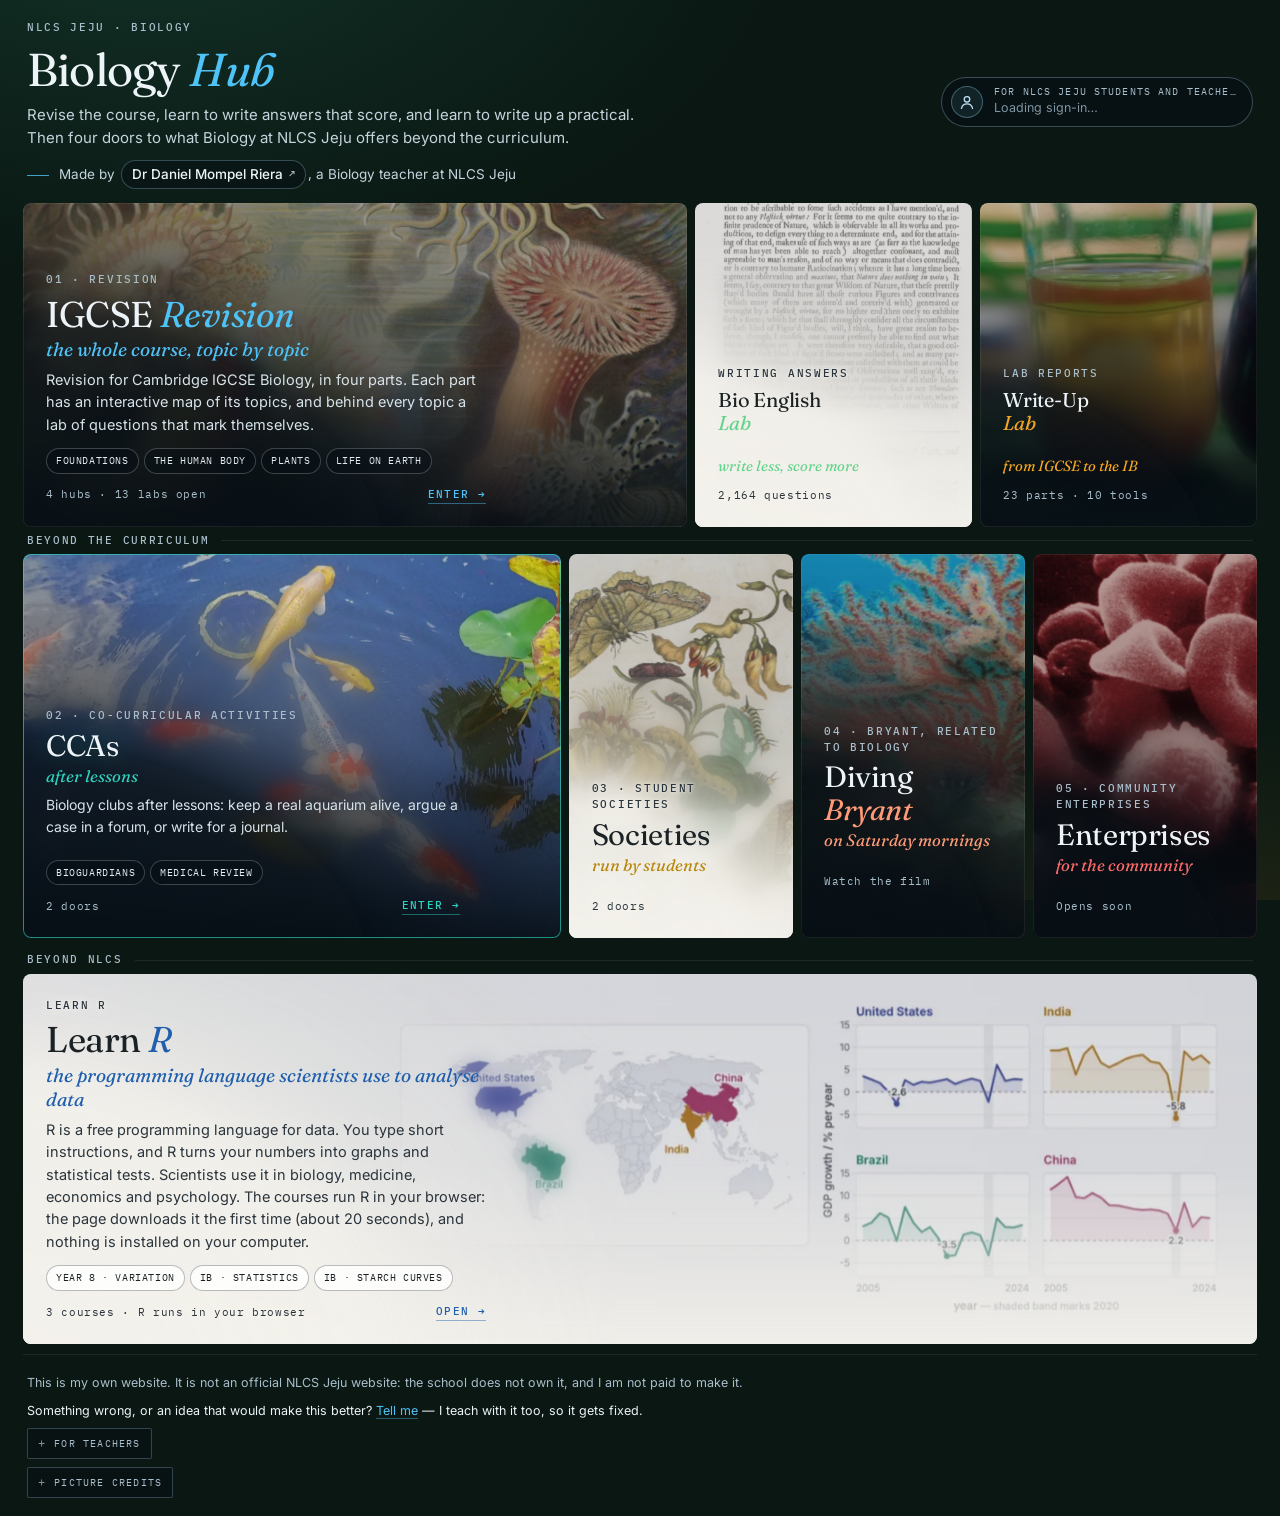
<file: index.html>
<!DOCTYPE html>
<html lang="en-GB">
<head>
<meta charset="utf-8">
<meta name="viewport" content="width=device-width,initial-scale=1,viewport-fit=cover">
<title>Biology Hub — IGCSE Biology 0610</title>
<meta name="author" content="Dr Daniel Mompel Riera">
<meta name="copyright" content="Dr Daniel Mompel Riera">
<meta name="theme-color" content="#0A141C">
<meta name="description" content="Interactive revision for Cambridge IGCSE Biology 0610 behind four doors — Foundations, the human body, Plants, Life on Earth. Free, no sign-up, with IB as a layer.">
<meta property="og:type" content="website">
<meta property="og:title" content="Biology Hub — IGCSE Biology 0610">
<meta property="og:description" content="Interactive revision for Cambridge IGCSE Biology 0610 behind four doors — Foundations, the human body, Plants, Life on Earth. Free, no sign-up, with IB as a layer.">
<meta property="og:image" content="https://nlcsbiology.com/biology-hub/preview.jpg">
<meta property="og:image:width" content="1200">
<meta property="og:image:height" content="630">
<meta property="og:image:alt" content="Biology Hub, as it opens">
<meta name="twitter:card" content="summary_large_image">
<link rel="icon" href="data:image/svg+xml,<svg xmlns='http://www.w3.org/2000/svg' viewBox='0 0 32 32'><text y='26' font-size='26'>🧬</text></svg>">
<link rel="preconnect" href="https://fonts.googleapis.com">
<link rel="preconnect" href="https://fonts.gstatic.com" crossorigin>
<link rel="stylesheet" href="https://fonts.googleapis.com/css2?family=Fraunces:ital,opsz,wght@0,9..144,300..600;1,9..144,300..600&family=IBM+Plex+Mono:wght@400;500&family=Inter:wght@400;500&display=swap">
<link rel="stylesheet" href="css/hub.css?v=1795868501">
</head>
<body>

<div class="hub">

  <header class="masthead">
    <div class="masthead__l">
      <a class="crumb" id="crumb" href="#" hidden>Front door</a>
      <span class="eyebrow" id="siteEyebrow">Cambridge IGCSE Biology 0610</span>
      <h1>Biology <em>Hub</em></h1>
      <p class="lede">Four doors, one for each part of the subject. Behind each door is a map you can point at;
         behind the map are the labs, where you practise.</p>
      <p class="maker" id="siteMaker">Made by <strong>Dr Daniel Mompel Riera</strong></p>
    </div>
    <div class="masthead__r">

      <!-- A student's own record. This one stays put on every view, the front door
           included: the year tabs and the IB switch are about the page you are on, and
           are hidden once you leave the revision hub, but this is about you. -->
      <div class="acct" id="acct" hidden>
        <!-- Signed out, Google's own button stands here, so ONE press starts signing in. The
             line above it says who it is for — or, after a try that did not work, why. -->
        <span class="acct__for" id="acctFor" hidden>Students</span>
        <!-- .acct is a column, so anything dropped in beside the cards would land above them.
             This row exists only to put the apps rectangle to the LEFT of whatever the account
             corner is showing — Google's own button when signed out, one of our cards after. -->
        <div class="acct__row">
        <!-- Staff only, and hidden until the sign-in says so. Nothing is protected by this: the
             page and both repositories are public. It is here so a student is not offered a
             seating-plan app they have no use for. -->
        <a class="tools" href="applications.html" hidden>
          <span class="tools__ico" aria-hidden="true"><svg viewBox="0 0 24 24" width="13" height="13"><rect x="3.4" y="3.4" width="7" height="7" rx="1.6" fill="currentColor"/><rect x="13.6" y="3.4" width="7" height="7" rx="1.6" fill="currentColor" opacity=".72"/><rect x="3.4" y="13.6" width="7" height="7" rx="1.6" fill="currentColor" opacity=".72"/><rect x="13.6" y="13.6" width="7" height="7" rx="1.6" fill="currentColor" opacity=".45"/></svg></span>Apps</a>
        <div class="acct__gsi" id="acctGsi" hidden></div>
        <!-- Everything else is one of our two cards. The figure says "an account" before a
             word is read: outlined while nothing is known, filled in once someone is. -->
        <button type="button" class="acct__card" id="acctBtn">
          <span class="acct__ico" aria-hidden="true"><svg viewBox="0 0 24 24" width="18" height="18"><circle cx="12" cy="8.4" r="3.7" fill="none" stroke="currentColor" stroke-width="1.7"/><path d="M4.6 20.4c.9-3.8 3.9-6 7.4-6s6.5 2.2 7.4 6" fill="none" stroke="currentColor" stroke-width="1.7" stroke-linecap="round"/></svg></span>
          <span class="acct__txt">
            <span class="acct__lbl" id="acctBtnLbl">Students</span>
            <span class="acct__act" id="acctBtnAct">Sign in</span>
          </span>
        </button>
        <a class="acct__card acct__card--go" id="acctLink" hidden target="_blank" rel="noopener">
          <span class="acct__ico" aria-hidden="true"><svg viewBox="0 0 24 24" width="18" height="18"><circle cx="12" cy="8.2" r="4.1" fill="currentColor"/><path d="M4.1 21c.8-4.3 4.1-6.8 7.9-6.8s7.1 2.5 7.9 6.8z" fill="currentColor"/></svg></span>
          <span class="acct__txt">
            <span class="acct__lbl" id="acctLinkLbl"></span>
            <span class="acct__act" id="acctLinkAct"></span>
          </span>
        </a>
        <!-- On the front page the "My assessments" door is the way in, so the corner only says
             who is signed in; the link card above is what every other page shows. -->
        <div class="acct__card acct__card--who" id="acctWho" hidden>
          <span class="acct__ico" aria-hidden="true"><svg viewBox="0 0 24 24" width="18" height="18"><circle cx="12" cy="8.2" r="4.1" fill="currentColor"/><path d="M4.1 21c.8-4.3 4.1-6.8 7.9-6.8s7.1 2.5 7.9 6.8z" fill="currentColor"/></svg></span>
          <span class="acct__txt">
            <span class="acct__lbl" id="acctWhoLbl"></span>
            <span class="acct__act" id="acctWhoAct">Signed in</span>
          </span>
        </div>
        </div><!-- /.acct__row -->
        <!-- Once somebody is signed in: sign out (the sign-in lasts, so on a shared computer it must
             be easy to end), and for a teacher the switch between teacher mode and test mode. The
             switch only changes what this page shows; what a teacher may open is decided elsewhere. -->
        <div class="acct__foot" id="acctFoot" hidden>
          <div class="acct__mode" id="acctMode" role="group" aria-label="View the hub as" hidden>
            <button type="button" data-mode="teacher" aria-pressed="true">Teacher</button>
            <button type="button" data-mode="test" aria-pressed="false">Test</button>
          </div>
          <!-- A teacher in test mode: their own reflection cards on or off (18 Oct 2026), remembered on this computer -->
          <button type="button" class="acct__out" id="acctRfl" aria-pressed="true" hidden>Reflection cards: shown</button>
          <button type="button" class="acct__out" id="acctOut">Sign out</button>
        </div>
      </div>

      <div class="masthead__hub" id="mastHub">
        <div class="years" id="years"></div>
        <button type="button" class="ibtg ks3tg" id="ks3Toggle" aria-pressed="false">Key Stage 3</button>
        <button type="button" class="ibtg" id="ibToggle" aria-pressed="false">IB extension</button>
      </div>
    </div>
    <!-- The cards (13 Oct 2026, Daniel: the sign-in corner was "dropping … down instead of keeping it up … as the Biology
         Hub letters", and two cards should stand "one next to the other … and if there's another one then to the bottom of
         the first one"): a row of their own under the heading, the width of the masthead, so the corner stays level with
         the heading; two side by side where two fit. The quiet lines (a teacher's notes, the checking line) run under them. -->
    <div class="masthead__cards" id="mastCards">
      <!-- "Sit a test": shown only to someone seated for a test that opens later or is open now —
           a teacher only in test mode. Filled in by js/hub.js from the labs script, which reads
           the test system's own schedule. Before it opens there is no link: the way in appears
           here when it does. -->
      <section class="sit" id="sit" hidden aria-labelledby="sitName">
        <div class="sit__pic" id="sitPic" aria-hidden="true"><picture><source type="image/webp" srcset="assets/doors/sit-240.webp 240w, assets/doors/sit-480.webp 480w" sizes="(max-width:560px) 84px, 112px"><img src="assets/doors/sit-480.jpg" srcset="assets/doors/sit-240.jpg 240w, assets/doors/sit-480.jpg 480w" sizes="(max-width:560px) 84px, 112px" alt="" width="480" height="480" loading="lazy" decoding="async" draggable="false"></picture></div>
        <div class="sit__txt">
          <span class="sit__eye"><span class="sit__dot" aria-hidden="true"></span><span id="sitEye">Sit a test</span></span>
          <span class="sit__name" id="sitName"></span>
          <span class="sit__when" id="sitWhen"></span>
        </div>
        <a class="sit__go" id="sitGo" hidden>Sit the test <span aria-hidden="true">&rarr;</span></a>
      </section>
      <!-- "New feedback": shown for five days after the teacher releases this person's marked test in the
           test system, and longer while its review is still to write: until the review is handed in, also after its
           due day (18 and 19 Oct 2026, the labs script's _readTestSnapshot_) — a teacher only in test mode. Filled in by js/hub.js from the same answer as the test
           banner. The link goes to the test system's own read-only feedback page. -->
      <section class="sit sit--fb" id="fbk" hidden aria-labelledby="fbkName">
        <div class="sit__txt">
          <span class="sit__eye"><span class="sit__dot" aria-hidden="true"></span><span id="fbkEye">New feedback</span></span>
          <span class="sit__name" id="fbkName"></span>
          <span class="sit__when" id="fbkWhen"></span>
        </div>
        <a class="sit__go" id="fbkGo">See your feedback <span aria-hidden="true">&rarr;</span></a>
      </section>
      <!-- "Your reflection": a reflection the teacher has switched on for the hub, for someone on its Marks tabs, until
           they hand in a complete one — Start, Continue, or a reminder to ask the teacher. Filled in by js/hub.js from
           the same answer as the test banner; a teacher sees it only in test mode. The link opens the reflection form. -->
      <section class="sit sit--rfl" id="rfl" hidden aria-labelledby="rflName">
        <div class="sit__txt">
          <span class="sit__eye"><span class="sit__dot" aria-hidden="true"></span><span id="rflEye">Your reflection</span></span>
          <span class="sit__name" id="rflName"></span>
          <span class="sit__when" id="rflWhen"></span>
        </div>
        <a class="sit__go" id="rflGo" hidden>Start your reflection <span aria-hidden="true">&rarr;</span></a>
      </section>
      <!-- "Model page" (14 Nov 2026): a private model page (today the ecology mini IA's model) open for this pupil now: before
           they start, and while their hours last; gone when their time is over or their teacher closes it. The only way pupils
           are sent there (Daniel). Filled in by js/hub.js from the same answer as the test banner (the labs script's `models`);
           a teacher sees it only in test mode. Opens in this tab. -->
      <section class="sit sit--mdl" id="mdl" hidden aria-labelledby="mdlName">
        <div class="sit__txt">
          <span class="sit__eye"><span class="sit__dot" aria-hidden="true"></span><span id="mdlEye">Open for you</span></span>
          <span class="sit__name" id="mdlName"></span>
          <span class="sit__when" id="mdlWhen"></span>
        </div>
        <a class="sit__go" id="mdlGo" hidden>Open the page <span aria-hidden="true">&rarr;</span></a>
      </section>
      <!-- "Quiz" (10 Nov 2026): a Quiz Hall quiz open now or later for this pupil, in any subject. Filled in by js/hub.js from
           Quiz Hall's own back office (js/local.js quizHall; the school edition only), asked every few seconds so it shows
           soon after the teacher presses Start now. The link appears once the quiz is open. -->
      <section class="sit sit--qz" id="qz" hidden aria-labelledby="qzName">
        <div class="sit__txt">
          <span class="sit__eye"><span class="sit__dot" aria-hidden="true"></span><span id="qzEye">Quiz</span></span>
          <span class="sit__name" id="qzName"></span>
          <span class="sit__when" id="qzWhen"></span>
        </div>
        <a class="sit__go" id="qzGo" hidden><span id="qzGoText">Open Quiz Hall</span> <span aria-hidden="true">&rarr;</span></a>
      </section>

      <!-- A teacher in test mode: why a card does not show, in ONE small box beside the cards (21 Oct 2026, Daniel: the notes
           made "a very, very thick area at the top with almost nothing on the right"). Shown only while a note is (js/hub.js);
           pupils never see it. -->
      <div class="sit-notes" id="sitNotes" hidden>
        <span class="sit-notes__head">Test mode · only you see this</span>
        <p class="sit-note" id="sitNote" hidden></p>
        <p class="sit-note sit-note--rfl" id="rflNote" hidden></p>
      </div>

      <!-- What the hub found, under the cards, for whoever they are for (Daniel, 13 Oct 2026: pupils signed in, saw
           nothing while the check still ran, and thought nothing had happened): "Checking…" while it asks; then when
           it checked, what it found when no card shows, and Check again; or, when Google's sign-in is too old to
           check with, Google's own button. Filled in by js/hub.js; a teacher sees it only in test mode. -->
      <div class="sit-check" id="sitCheck" hidden><span class="sit-check__say" id="sitCheckSay" role="status"></span><button type="button" class="sit-check__again" id="sitCheckAgain" hidden>Check again</button><span class="sit-check__gsi" id="sitCheckGsi" hidden></span></div>
    </div>
  </header>

  <main class="doors doors--entry" id="entryDoors" hidden aria-label="The front door"></main>
  <main class="doors" id="doors" aria-label="The four shelves"></main>

  <section class="beyond" id="beyond" aria-label="Clubs and societies"></section>

  <section class="prog" id="prog" hidden aria-labelledby="progH">
    <div class="band"><span class="eyebrow" id="progH">Your progress</span><span class="count" id="progCount"></span><button type="button" class="syncbtn" id="btnSync" hidden>Sync my work</button></div>
    <div class="prog__grid" id="progGrid"></div>
    <p class="prog__note" id="progNote"></p>
  </section>

  <!-- Key Stage 3 and IB pages: a panel each, in its toggle's colour, shown while that toggle is on (js/hub.js, 25 Oct 2026).
       The IGCSE hubs, labs and sims are reached through their shelves above. -->
  <section class="open" aria-label="Key Stage 3 and IB pages">
    <div class="open__lv open__lv--ks3">
      <h2 class="open__h"><span class="open__dot" aria-hidden="true"></span>Key Stage 3<span class="open__n" id="openCountKS3"></span></h2>
      <ul class="open__list" id="openListKS3"></ul>
    </div>
    <div class="open__lv open__lv--ib">
      <h2 class="open__h"><span class="open__dot" aria-hidden="true"></span>IB extension<span class="open__n" id="openCountIB"></span></h2>
      <ul class="open__list" id="openListIB"></ul>
    </div>
  </section>

  <footer class="foot">
    <!-- Who owns this website, said once (js/local.js `site.owner`). Empty, and so not drawn,
         in an edition that names no school. -->
    <p class="owner" id="siteOwner"></p>
    <p class="byline" id="siteByline">Made by <strong>Dr Daniel Mompel Riera</strong></p>
    <!-- For teachers (js/local.js `teachers`): which lab to send a class to, and how the questions
         are checked. Hidden in an edition without it; the address #teachers opens it. -->
    <details class="credits teach" id="teachers" hidden>
      <summary class="credits__btn" id="teachBtn">For teachers</summary>
      <div class="teach__panel" id="teachPanel"></div>
    </details>
    <details class="credits">
      <summary class="credits__btn">Picture credits</summary>
      <p class="colophon" id="credits"></p>
    </details>
  </footer>

  <noscript>
    <p>This page needs JavaScript to stand the doors up. The apps themselves:
       <a href="https://nlcsbiology.com/foundations-hub/">Foundations Hub</a> ·
       <a href="https://nlcsbiology.com/human-body-hub/">Human Body Hub</a> ·
       <a href="https://nlcsbiology.com/life-on-earth-hub/">Life on Earth Hub</a> ·
       <a href="https://nlcsbiology.com/plants-hub/">Plants Hub</a> ·
       <a href="https://nlcsbiology.com/classification-lab/">Classification Lab</a> ·
       <a href="https://nlcsbiology.com/cells-lab/">Cells Lab</a> ·
       <a href="https://nlcsbiology.com/membrane-lab/">Membrane Lab</a> ·
       <a href="https://nlcsbiology.com/molecules-lab/">Molecules Lab</a> ·
       <a href="https://nlcsbiology.com/enzymes-lab/">Enzymes Lab</a> ·
       <a href="https://nlcsbiology.com/digestion-lab/">Digestion Lab</a> ·
       <a href="https://nlcsbiology.com/circulation-lab/">Circulation Lab</a> ·
       <a href="https://nlcsbiology.com/immunity-lab/">Immunity Lab</a> ·
       <a href="https://nlcsbiology.com/gas-exchange-lab/">Gas Exchange Lab</a> ·
       <a href="https://nlcsbiology.com/respiration-lab/">Respiration Lab</a> ·
       <a href="https://nlcsbiology.com/inheritance-lab/">Inheritance Lab</a> ·
       <a href="https://nlcsbiology.com/variation-lab/">Variation Lab</a> ·
       <a href="https://nlcsbiology.com/plants-lab/">Plants Lab</a> ·
       <a href="https://nlcsbiology.com/protein-enzyme-sim/">Protein &amp; Enzyme Sim</a> ·
       <a href="https://nlcsbiology.com/B11-starch-calibration-curve-pract/">IB Biology practical: starch calibration curve (B1.1)</a> ·
       <a href="https://nlcsbiology.com/B41-rocky-shore-fieldwork-pract/">IB Biology practical: rocky shore fieldwork (B4.1)</a> ·
       <a href="https://nlcsbiology.com/A22-microscopy-skills-pract/">IB Biology practical: microscopy skills (A2.2.2)</a> ·
       <a href="https://nlcsbiology.com/ks3-separating-mixtures-pract/">Y7 Chemistry practical: separating mixtures</a> ·
       <a href="https://nlcsbiology.com/ks3-y7-chemistry-revision/">Y7 Chemistry revision: states of matter, atoms and mixtures</a> ·
       <a href="https://nlcsbiology.com/ks3-y7-cell-organelles/">Y7 Biology practical: cell structures and organelles</a></p>
  </noscript>
</div>

<div class="toast" id="toast" role="status" aria-live="polite"></div>

<!-- Google's sign-in: the account corner, Sync my work, your own door, the test, feedback and
     reflection cards, and teacher mode all wait for it.
     `async defer` means the page never waits for it, and a school network that blocks it
     leaves the rest of the hub exactly as it is — js/hub.js checks before it asks. -->
<script src="https://accounts.google.com/gsi/client?hl=en-GB" async defer></script>

<script src="js/data/labs.js?v=1795868501"></script>
<script src="js/data/syllabus-years.js?v=1795868501"></script>
<script src="js/progress.js?v=1795868501"></script>
<script src="js/signin.js?v=1795868501"></script>
<script src="js/shelves.js?v=1795868501"></script>
<script src="js/local.js?v=1795868501"></script>
<script src="js/hub.js?v=1795868501"></script>
</body>
</html>
</file>
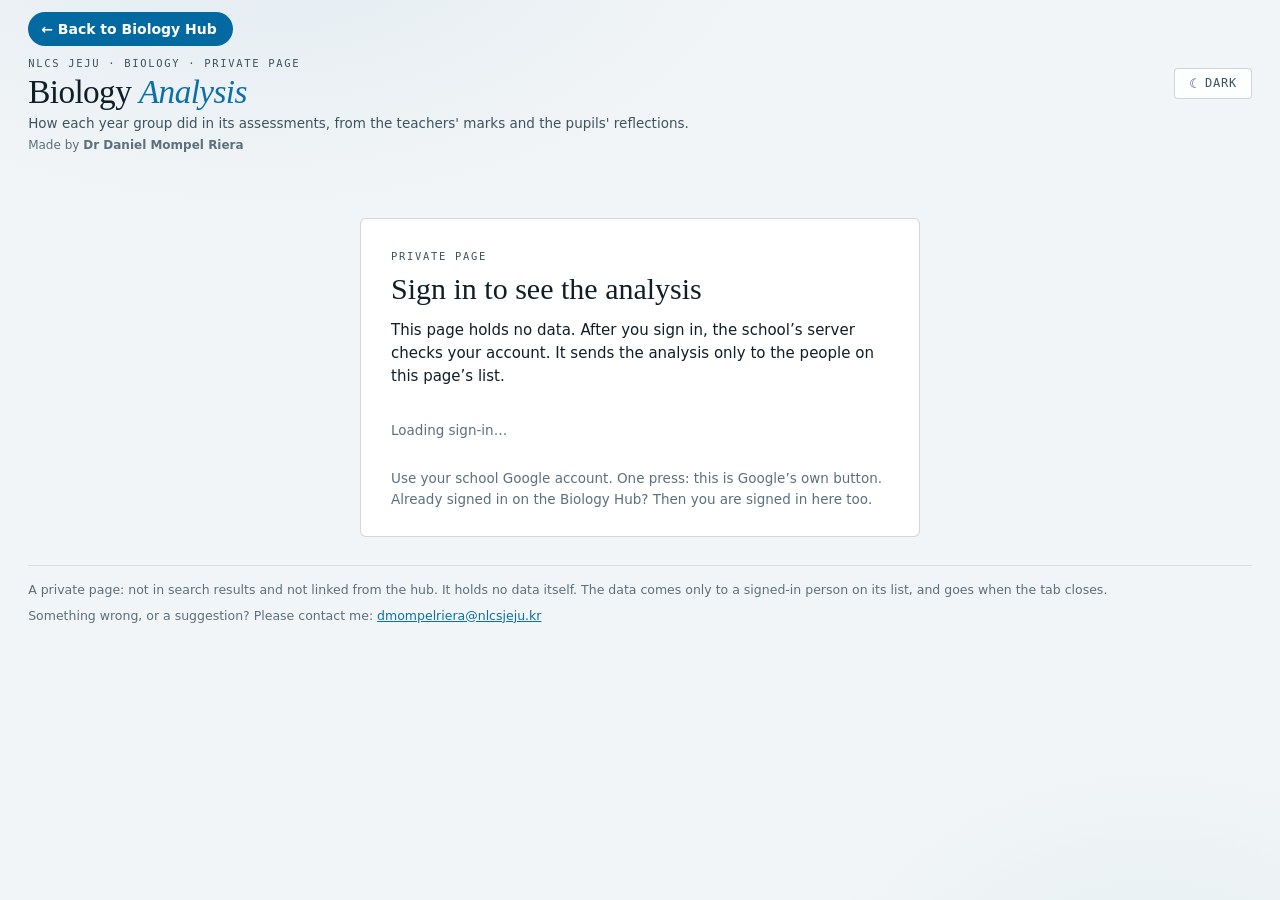
<file: analysis.html>
<!DOCTYPE html>
<html lang="en-GB">
<head>
<meta charset="utf-8">
<meta name="viewport" content="width=device-width,initial-scale=1,viewport-fit=cover">
<!-- The private analysis page (docs/analysis-site/PLAN.md). It holds NO data: after a sign-in it asks the Student
     Progress Tracker's own script, which checks the account against its list before it reads anything.
     Never linked from another page, never in sitemap.xml or robots.txt, and kept out of search by the line below
     (tools/status.mjs §3g fails if any of that changes). Scripts come only from this site and Google's sign-in. -->
<meta name="robots" content="noindex,nofollow">
<meta http-equiv="Content-Security-Policy" content="default-src 'self'; script-src 'self' https://accounts.google.com/gsi/client; style-src 'self' 'unsafe-inline' https://fonts.googleapis.com https://accounts.google.com/gsi/style; font-src https://fonts.gstatic.com; img-src 'self' data: https://*.googleusercontent.com https://accounts.google.com; connect-src https://script.google.com https://script.googleusercontent.com https://accounts.google.com/gsi/; frame-src https://accounts.google.com; object-src 'none'; base-uri 'none'; form-action 'none'">
<meta name="referrer" content="no-referrer">
<meta name="theme-color" content="#0A141C">
<title>Biology Analysis</title>
<link rel="icon" href="data:image/svg+xml,<svg xmlns='http://www.w3.org/2000/svg' viewBox='0 0 32 32'><text y='26' font-size='26'>📊</text></svg>">
<link rel="preconnect" href="https://fonts.googleapis.com">
<link rel="preconnect" href="https://fonts.gstatic.com" crossorigin>
<link rel="stylesheet" href="https://fonts.googleapis.com/css2?family=Fraunces:ital,opsz,wght@0,9..144,300..600;1,9..144,300..600&family=IBM+Plex+Mono:wght@400;500&family=Inter:wght@400;500;600&display=swap">
<link rel="stylesheet" href="css/analysis.css?v=1795868501">
<!-- the bright or the dark version, set before the page draws (the computer's own setting until ☀/☾ is pressed) -->
<script src="js/theme.js?v=1795868501"></script>
</head>
<body>

<div class="page">
  <header class="mast">
    <div>
      <!-- ← Teacher page (18 Nov 2026, Daniel: no way back to the teacher page): shown only when the teacher page's 📊 Analysis
           link brought its own address after #teacher= (an Apps Script /exec address, checked by analysis.js); never written here -->
      <p class="backs"><a class="back" id="backTP" href="#" hidden>← Back to the teacher page</a><a class="back" href="https://nlcsbiology.com/biology-hub/">← Back to Biology Hub</a></p>
      <p class="eyebrow">NLCS Jeju · Biology · private page</p>
      <h1>Biology <em>Analysis</em></h1>
      <p class="lede">How each year group did in its assessments, from the teachers' marks and the pupils' reflections.</p>
      <p class="who-note">Made by <strong>Dr Daniel Mompel Riera</strong></p>
    </div>
    <div class="acct"><span class="acct__in" id="acct"></span><button class="btn theme-btn" type="button" data-theme-toggle>Bright</button></div>
  </header>
  <main id="main">
    <noscript><section class="gate"><h2>This page needs JavaScript</h2><p>Turn JavaScript on, then reload the page.</p></section></noscript>
  </main>
  <footer>
    <span>A private page: not in search results and not linked from the hub. It holds no data itself. The data comes only to a signed-in person on its list, and goes when the tab closes. <span id="viewers"></span></span>
    <span>Something wrong, or a suggestion? Please contact me: <a href="mailto:dmompelriera@nlcsjeju.kr">dmompelriera@nlcsjeju.kr</a></span>
  </footer>
</div>
<div class="tip" id="tip" hidden></div>

<!-- Google's sign-in, in English on every computer (hl=en-GB) -->
<script src="https://accounts.google.com/gsi/client?hl=en-GB" async defer></script>
<script src="js/local.js?v=1795868501"></script>
<script src="js/signin.js?v=1795868501"></script>
<script src="js/balance.js?v=1795868501"></script>
<script src="js/syllabus-outline.js?v=1795868501"></script>
<script src="js/analysis.js?v=1795868501"></script>
</body>
</html>
</file>
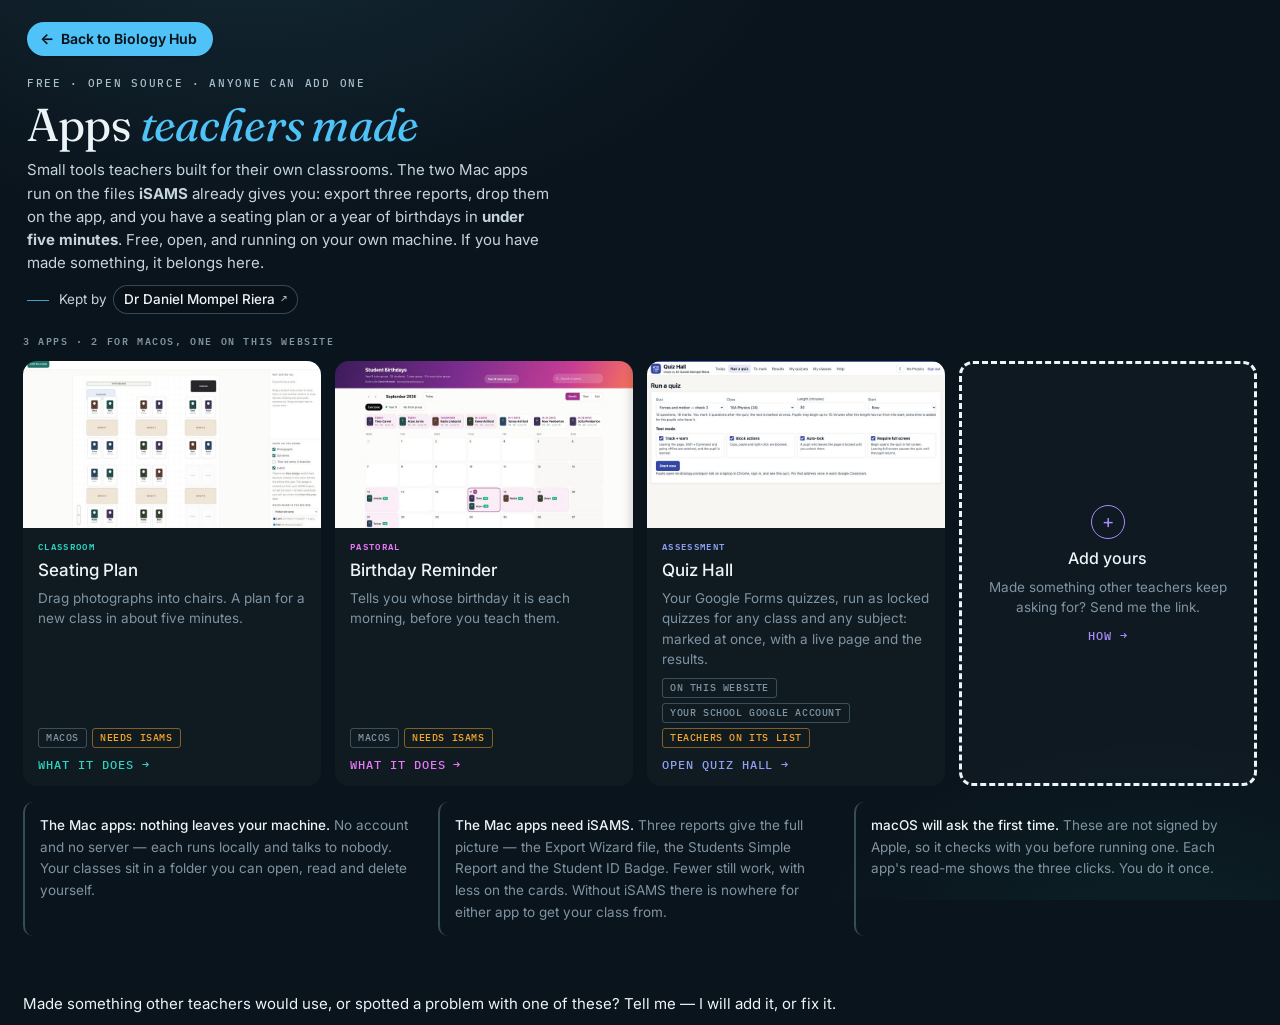
<file: applications.html>
<!DOCTYPE html>
<html lang="en-GB">
<head>
<meta charset="utf-8">
<meta name="viewport" content="width=device-width,initial-scale=1,viewport-fit=cover">
<title>Apps teachers made — Biology Hub</title>
<meta name="author" content="Dr Daniel Mompel Riera">
<meta name="copyright" content="Dr Daniel Mompel Riera">
<meta name="theme-color" content="#0A141C">
<meta name="description" content="A shelf for small, free, open-source apps that teachers have built for their own classrooms — and somewhere to put yours.">
<link rel="icon" href="data:image/svg+xml,<svg xmlns='http://www.w3.org/2000/svg' viewBox='0 0 32 32'><text y='26' font-size='26'>🧬</text></svg>">
<link rel="preconnect" href="https://fonts.googleapis.com">
<link rel="preconnect" href="https://fonts.gstatic.com" crossorigin>
<link rel="stylesheet" href="https://fonts.googleapis.com/css2?family=Fraunces:ital,opsz,wght@0,9..144,300..600;1,9..144,300..600&family=IBM+Plex+Mono:wght@400;500&family=Inter:wght@400;500&display=swap">
<link rel="stylesheet" href="css/hub.css?v=1795868501">
<style>
/* A directory, not a brochure: the grid has to stay readable at two apps and at twenty, so a card
   carries only a picture, a name, one line and what it needs. Everything else waits in a sheet
   that opens when the card is clicked — the shape the app stores and plugin directories settled on
   because scrolling past twenty full write-ups to find one is what nobody wants to do. */
/* width:100% matters: .hub is a column flex, and `margin:0 auto` on a flex item overrides the
   default stretch, so the shelf sized itself to its cards and sat centred with the masthead
   hanging off to the left. */
.shelf{width:100%;margin:0;padding:0 0 46px}
.shelf__bar{display:flex;flex-wrap:wrap;align-items:baseline;gap:8px 14px;margin:6px 0 14px}
.shelf__n{font:600 10px/1.3 var(--mono,"IBM Plex Mono",monospace);letter-spacing:.16em;text-transform:uppercase;color:var(--chalk-mute)}
.grid{display:grid;gap:14px;grid-template-columns:repeat(auto-fill,minmax(270px,1fr));margin:0;padding:0;list-style:none}

.card{display:flex;flex-direction:column;height:100%;border:1px solid var(--line);border-radius:14px;
  background:rgba(255,255,255,.022);overflow:hidden;text-decoration:none;color:inherit;
  transition:border-color .16s,transform .16s,background .16s}
.card:hover,.card:focus-visible{border-color:var(--ac,#4FC3F7);background:rgba(255,255,255,.045);transform:translateY(-2px)}
.card:focus-visible{outline:2px solid var(--ac,#4FC3F7);outline-offset:3px}
/* height:auto matters: the img carries a height attribute, and as a flex item in a column that
   definite height wins over aspect-ratio — the card came out 450px tall instead of 181px. */
.card__thumb{display:block;flex:none;width:100%;height:auto;aspect-ratio:16/9;object-fit:cover;
  background:#0d1a22;border-bottom:1px solid var(--line)}
.card__b{padding:13px 15px 15px;display:flex;flex-direction:column;gap:7px;flex:1 1 auto}
.card__kind{font:600 9px/1.3 var(--mono,"IBM Plex Mono",monospace);letter-spacing:.15em;text-transform:uppercase;color:var(--ac,#4FC3F7)}
.card__n{font:500 17px/1.25 var(--sans,Inter,system-ui,sans-serif);color:var(--chalk,#EDF4F8);margin:0}
.card__s{font-size:13.5px;line-height:1.5;color:var(--chalk-mute);margin:0;flex:1 1 auto}
.needs{display:flex;flex-wrap:wrap;gap:5px;margin-top:2px}
.need{font:500 10px/1 var(--mono,"IBM Plex Mono",monospace);letter-spacing:.06em;text-transform:uppercase;
  padding:4px 7px;border-radius:3px;border:1px solid var(--line2,rgba(150,190,215,.32));color:var(--chalk-mute)}
.need--warn{border-color:rgba(245,166,35,.5);color:#F5A623}
.card__more{font:500 12px/1 var(--mono,"IBM Plex Mono",monospace);letter-spacing:.08em;text-transform:uppercase;color:var(--ac,#4FC3F7);margin-top:4px}

/* the "add yours" tile: a directory that cannot be added to is just a list */
.card--add{border-style:dashed;justify-content:center;align-items:center;text-align:center;padding:30px 20px;min-height:230px;gap:9px;--ac:#A78BFA}
.card--add .card__n{font-size:16px}
.card--add .card__s{flex:none;max-width:30ch}
.card__plus{width:34px;height:34px;border-radius:50%;border:1px solid var(--ac);color:var(--ac);display:grid;place-items:center;font-size:19px;line-height:1}

/* the sheet */
.sheet{width:min(760px,calc(100vw - 28px));max-height:min(86vh,900px);padding:0;border:1px solid var(--line2,rgba(150,190,215,.32));
  border-radius:16px;background:var(--ink,#0A141C);color:var(--chalk,#EDF4F8);overflow:hidden}
.sheet::backdrop{background:rgba(4,9,13,.72);backdrop-filter:blur(3px)}
.sheet__in{max-height:inherit;overflow:auto;-webkit-overflow-scrolling:touch}
.sheet__x{position:absolute;top:10px;right:12px;z-index:2;width:32px;height:32px;border-radius:9px;
  border:1px solid var(--line2,rgba(150,190,215,.32));background:rgba(7,15,21,.8);color:var(--chalk-mute);font-size:15px;cursor:pointer}
.sheet__x:hover{color:var(--chalk,#EDF4F8)}
.sheet__shot{display:block;width:100%;height:auto;border-bottom:1px solid var(--line)}
.sheet__b{padding:clamp(16px,2.6vw,24px)}
.sheet__kind{font:600 9.5px/1.3 var(--mono,"IBM Plex Mono",monospace);letter-spacing:.16em;text-transform:uppercase;color:var(--ac,#4FC3F7);margin:0 0 6px}
.sheet__n{font:400 clamp(24px,3.2vw,31px)/1.12 var(--serif,Fraunces,Georgia,serif);margin:0 0 9px}
.sheet__n em{font-style:italic;color:var(--ac,#4FC3F7)}
.sheet__w{max-width:62ch;color:var(--chalk-mute);line-height:1.6;margin:0 0 13px;font-size:15px}
.sheet__pts{list-style:none;margin:0 0 15px;padding:0;display:grid;gap:7px;grid-template-columns:repeat(auto-fit,minmax(240px,1fr))}
.sheet__pts li{position:relative;padding-left:17px;color:var(--chalk-mute);font-size:14px;line-height:1.5}
.sheet__pts li::before{content:"";position:absolute;left:0;top:.55em;width:6px;height:6px;border-radius:50%;background:var(--ac,#4FC3F7)}
.warn{margin:0 0 15px;padding:12px 14px;border:1px solid rgba(245,166,35,.42);border-left:3px solid #F5A623;
  border-radius:10px;background:rgba(245,166,35,.06);color:var(--chalk-mute);font-size:13.5px;line-height:1.55}
.warn b{color:#F5A623}
.go{display:flex;flex-wrap:wrap;gap:9px;align-items:center}
.btn{display:inline-flex;align-items:center;gap:7px;padding:9px 15px;border-radius:999px;
  border:1px solid var(--line2,rgba(150,190,215,.32));background:transparent;color:var(--chalk,#EDF4F8);
  font:500 13.5px/1 var(--sans,Inter,system-ui,sans-serif);text-decoration:none;cursor:pointer}
.btn:hover{border-color:var(--ac,#4FC3F7);color:var(--ac,#4FC3F7)}
.btn--main{border-color:var(--ac,#4FC3F7);color:var(--ac,#4FC3F7)}
.notes{display:grid;gap:12px;grid-template-columns:repeat(auto-fit,minmax(300px,1fr));
  margin:16px 0 0;padding:0;list-style:none}
.notes li{border:1px solid var(--line);border-left:2px solid var(--line2,rgba(150,190,215,.32));
  border-radius:10px;padding:13px 15px;color:var(--chalk-mute);font-size:13.5px;line-height:1.6}
.notes b{color:var(--chalk,#EDF4F8);font-weight:500}
[hidden]{display:none!important}
@media (max-width:600px){ .sheet__pts{grid-template-columns:1fr} }
@media (prefers-reduced-motion:reduce){ .card{transition:none} .card:hover{transform:none} }
</style>
</head>
<body>

<div class="hub">

  <header class="masthead">
    <div class="masthead__l">
      <a class="crumb" href="index.html">Back to Biology Hub</a>
      <span class="eyebrow">Free · open source · anyone can add one</span>
      <h1>Apps <em>teachers made</em></h1>
      <p class="lede">Small tools teachers built for their own classrooms. The two Mac apps run on
         the files <strong>iSAMS</strong> already gives you: export three reports, drop them on the app,
         and you have a seating plan or a year of birthdays in <strong>under five minutes</strong>. Free, open, and
         running on your own machine. If you have made something, it belongs here.</p>
      <p class="maker">Kept by <a class="maker__me" href="https://github.com/Mompel226" target="_blank" rel="noopener"><strong>Dr Daniel Mompel Riera</strong></a></p>
    </div>
  </header>

  <main class="shelf">
    <div class="shelf__bar"><span class="shelf__n" id="count">2 apps · both for macOS</span></div>

    <ul class="grid">

      <li><a class="card" style="--ac:#2DD4BF" href="https://github.com/Mompel226/seating-plan"
             data-app="seating-plan" aria-describedby="s-seating-plan-sum">
        <img class="card__thumb" src="assets/apps/seating-plan-card.jpg?v=1795868501" width="800" height="450" loading="lazy"
             alt="A seating plan: benches of four in a room, each chair holding a card with a photograph and a name.">
        <span class="card__b">
          <span class="card__kind">Classroom</span>
          <h2 class="card__n">Seating Plan</h2>
          <span class="card__s" id="s-seating-plan-sum">Drag photographs into chairs. A plan for a new class in about five minutes.</span>
          <span class="needs"><span class="need">macOS</span><span class="need need--warn">Needs iSAMS</span></span>
          <span class="card__more">What it does →</span>
        </span>
      </a></li>

      <li><a class="card" style="--ac:#E879F9" href="https://github.com/Mompel226/birthday-reminder"
             data-app="birthday-reminder" aria-describedby="s-birthday-sum">
        <img class="card__thumb" src="assets/apps/birthday-calendar-card.jpg?v=1795868501" width="800" height="450" loading="lazy"
             alt="A birthday calendar for September, with cards for today and the days after along the top.">
        <span class="card__b">
          <span class="card__kind">Pastoral</span>
          <h2 class="card__n">Birthday Reminder</h2>
          <span class="card__s" id="s-birthday-sum">Tells you whose birthday it is each morning, before you teach them.</span>
          <span class="needs"><span class="need">macOS</span><span class="need need--warn">Needs iSAMS</span></span>
          <span class="card__more">What it does →</span>
        </span>
      </a></li>

      <li><a class="card card--add" href="mailto:dmompelriera@nlcsjeju.kr?subject=An%20app%20for%20the%20shelf"
             data-app="add">
        <span class="card__plus" aria-hidden="true">+</span>
        <h2 class="card__n">Add yours</h2>
        <span class="card__s">Made something other teachers keep asking for? Send me the link.</span>
        <span class="card__more">How →</span>
      </a></li>

    </ul>

    <ul class="notes">
      <li><b>The Mac apps: nothing leaves your machine.</b> No account and no server — each runs locally and talks
        to nobody. Your classes sit in a folder you can open, read and delete yourself.</li>
      <li><b>The Mac apps need iSAMS.</b> Three reports give the full picture — the Export Wizard file, the
        Students Simple Report and the Student ID Badge. Fewer still work, with less on the cards.
        Without iSAMS there is nowhere for either app to get your class from.</li>
      <li><b>macOS will ask the first time.</b> These are not signed by Apple, so it checks with you
        before running one. Each app's read-me shows the three clicks. You do it once.</li>
    </ul>
  </main>

  <footer class="made">
    <p>Made something other teachers would use, or spotted a problem with one of these?
       <a href="mailto:dmompelriera@nlcsjeju.kr">Tell me</a> — I will add it, or fix it.</p>
  </footer>

</div>

<!-- The detail of every app, in the page itself rather than in a script: it is readable with
     JavaScript off, and a card without JavaScript is simply a link straight to the repository. -->
<div id="details" hidden>

  <div data-detail="seating-plan" data-ac="#2DD4BF" data-kind="Classroom"
       data-shot="assets/apps/seating-plan.jpg?v=1795868501"
       data-alt="A seating plan: six benches of four in a room with a whiteboard, screen and teacher's desk at the front. Each chair holds a card with a photograph, a first name and a surname."
       data-repo="https://github.com/Mompel226/seating-plan">
    <h3 data-name>Draw the room once, then <em>drag faces into chairs</em></h3>
    <div data-what><p>Export your class from iSAMS, drop the reports on the app, and it has every name and
      photograph. Lay the room out to match your own — benches, tables, the board, the door — and drag
      students into chairs. The first plan for a new class takes about five minutes.</p></div>
    <ul data-points>
      <li>Every chair shows the student's photograph, so you learn names in the first week</li>
      <li>Calls each student what they actually go by, not only what the register says</li>
      <li>Shuffle the class, sort them A–Z, or move two people apart in one drag</li>
      <li>Mark who needs support, who needs the front, who should not sit together — in colours
          only you can read, not in words a student can read over your shoulder</li>
      <li>Save more than one plan for the same class and switch between them, so the layout you
          use for a practical is not the one you use for a test</li>
      <li>Print it for your folder, or put it on the board the right way round for the class to
          find their own seats</li>
    </ul>
  </div>

  <div data-detail="birthday-reminder" data-ac="#E879F9" data-kind="Pastoral"
       data-shot="assets/apps/birthday-calendar.jpg?v=1795868501"
       data-alt="A birthday calendar for September, with cards along the top for today, tomorrow and the days after, and small student cards on the dates in the month grid."
       data-repo="https://github.com/Mompel226/birthday-reminder">
    <h3 data-name>A window that <em>finds you</em>, in the morning</h3>
    <div data-what><p>Wishing a fourteen-year-old a happy birthday costs nothing and lands more than most of
      what we do that week. It fails because nobody tells you in time. This checks when you log in and
      within five minutes of you opening the lid, then leaves you alone for the rest of the day.</p></div>
    <ul data-points>
      <li>Weekend birthdays are shown on the Friday, so you can say it in person</li>
      <li>If your Mac was shut for a few days, it tells you who you missed</li>
      <li><strong>It notices a projector</strong> and hides the name and photograph until you click,
          so a birthday is never put on the board in front of the class</li>
      <li>A calendar of the whole year, and one place to set what you actually call each student</li>
    </ul>
  </div>

  <div data-detail="add" data-ac="#A78BFA" data-kind="Contribute"
       data-repo="mailto:dmompelriera@nlcsjeju.kr?subject=An%20app%20for%20the%20shelf" data-repo-label="Send me the link">
    <h3 data-name>Put your app <em>on the shelf</em></h3>
    <div data-what><p>This shelf is not only mine. If you have written something that makes teaching easier,
      put it in a public GitHub repository and send me the link — I will add it here.</p>
      <p>One thing I will ask: if your screenshot shows a class, use invented names and no real
      photographs.</p></div>
    <ul data-points hidden></ul>
  </div>

</div>

<dialog class="sheet" id="sheet" aria-labelledby="sheetName">
  <button type="button" class="sheet__x" id="sheetX" aria-label="Close">✕</button>
  <div class="sheet__in">
    <img class="sheet__shot" id="sheetShot" alt="" hidden>
    <div class="sheet__b">
      <p class="sheet__kind" id="sheetKind"></p>
      <h2 class="sheet__n" id="sheetName"></h2>
      <div class="sheet__w" id="sheetWhat"></div>
      <ul class="sheet__pts" id="sheetPts"></ul>
      <div class="warn" id="sheetWarn" hidden></div>
      <div class="go" id="sheetGo"></div>
    </div>
  </div>
</dialog>

<script src="js/local.js?v=1795868501"></script>
<script>
(function(){
  "use strict";

  /* The school's own apps (js/local.js `apps`; Quiz Hall at NLCS, 10 Nov 2026): a card each before "Add yours",
     opening the app itself in the same tab. The open edition's local.js has none, so its shelf stays as it was. Built
     from words, never from HTML, so local.js cannot put markup on the page by mistake. */
  (function(){
    var mine = ((window.HUB_LOCAL || {}).apps || []).filter(function(x){ return x && x.url && x.name; });
    var grid = document.querySelector('.grid');
    if (!mine.length || !grid) return;
    var addLi = grid.querySelector('.card--add'); addLi = addLi && addLi.parentNode;
    function make(tag, cls, text){ var n = document.createElement(tag); if (cls) n.className = cls; if (text) n.textContent = text; return n; }
    mine.forEach(function(x){
      var a = make('a', 'card'); a.href = x.url; a.style.setProperty('--ac', x.accent || '#4FC3F7');
      if (x.pic){ var img = make('img', 'card__thumb'); img.src = x.pic; img.width = 800; img.height = 450; img.loading = 'lazy'; img.alt = x.alt || ''; a.appendChild(img); }
      var b = make('span', 'card__b');
      b.appendChild(make('span', 'card__kind', x.kind || ''));
      b.appendChild(make('h2', 'card__n', x.name));
      b.appendChild(make('span', 'card__s', x.sum || ''));
      var needs = make('span', 'needs');
      (x.needs || []).forEach(function(t){ needs.appendChild(make('span', 'need', t)); });
      if (x.warn) needs.appendChild(make('span', 'need need--warn', x.warn));
      b.appendChild(needs);
      b.appendChild(make('span', 'card__more', x.more || 'Open \u2192'));
      a.appendChild(b);
      var li = make('li'); li.appendChild(a);
      grid.insertBefore(li, addLi || null);
    });
    var count = document.getElementById('count');
    var mac = document.querySelectorAll('.card[data-app]:not([data-app="add"])').length;
    if (count) count.textContent = (mac + mine.length) + ' apps \u00b7 ' + mac + ' for macOS, ' + (mine.length === 1 ? 'one' : mine.length) + ' on this website';
  })();

  var dlg = document.getElementById('sheet');
  if (!dlg || typeof dlg.showModal !== 'function') return;   /* no dialog: cards stay plain links */

  var pool = document.getElementById('details');
  var ISAMS = 'This reads reports exported from <b>iSAMS</b> — three of them for the full picture, ' +
              'though fewer work with less on the cards. If your school does not use iSAMS it will ' +
              'not work at all: the photographs come from the iSAMS Student ID Badge report and ' +
              'nothing else produces that file. The read-me lists which reports, and why each one.';
  var last = null;

  function detail(id){ return pool.querySelector('[data-detail="' + id + '"]'); }

  function open(id, push){
    var d = detail(id); if (!d) return false;
    var ac = d.getAttribute('data-ac') || '#4FC3F7';
    dlg.style.setProperty('--ac', ac);

    var shot = document.getElementById('sheetShot'), src = d.getAttribute('data-shot');
    if (src){ shot.src = src; shot.alt = d.getAttribute('data-alt') || ''; shot.hidden = false; }
    else { shot.hidden = true; shot.removeAttribute('src'); }

    document.getElementById('sheetKind').textContent = d.getAttribute('data-kind') || '';
    document.getElementById('sheetName').innerHTML = d.querySelector('[data-name]').innerHTML;
    document.getElementById('sheetWhat').innerHTML = d.querySelector('[data-what]').innerHTML;
    var pts = document.getElementById('sheetPts');
    pts.innerHTML = d.querySelector('[data-points]').innerHTML;
    pts.hidden = !pts.children.length;        /* no list, no gap where one would have been */

    var warn = document.getElementById('sheetWarn');
    if (id === 'add'){ warn.hidden = true; warn.innerHTML = ''; }
    else { warn.innerHTML = ISAMS; warn.hidden = false; }

    var repo = d.getAttribute('data-repo') || '';
    var label = d.getAttribute('data-repo-label') || 'Get it on GitHub';
    var go = document.getElementById('sheetGo');
    go.innerHTML = '';
    if (repo){
      var a = document.createElement('a');
      a.className = 'btn btn--main'; a.href = repo; a.textContent = label;
      if (repo.indexOf('http') === 0){ a.target = '_blank'; a.rel = 'noopener'; }
      go.appendChild(a);
      if (repo.indexOf('http') === 0){
        var b = document.createElement('a');
        b.className = 'btn'; b.href = repo + '#installing'; b.target = '_blank'; b.rel = 'noopener';
        b.textContent = 'How to install';
        go.appendChild(b);
      }
    }
    dlg.showModal();
    dlg.querySelector('.sheet__in').scrollTop = 0;
    /* a sheet you cannot link to is a sheet nobody can send a colleague */
    if (push && location.hash !== '#' + id) history.replaceState(null, '', '#' + id);
    return true;
  }

  /* Tidying up must not hang off the dialog's own close event: it is simply not dispatched in
     every engine, and when it is missed the address bar keeps pointing at a sheet that is no
     longer open. Do it in a function that every route calls, and make it safe to call twice. */
  function tidy(){
    if (location.hash) history.replaceState(null, '', location.pathname + location.search);
    if (last){ try { last.focus(); } catch (e) {} last = null; }
  }
  function close(){
    if (dlg.open) dlg.close();
    tidy();
  }

  document.querySelectorAll('.card[data-app]').forEach(function(card){
    card.addEventListener('click', function(e){
      if (e.metaKey || e.ctrlKey || e.shiftKey || e.button) return;   /* let them open a new tab */
      if (open(card.getAttribute('data-app'), true)){ e.preventDefault(); last = card; }
    });
  });

  document.getElementById('sheetX').addEventListener('click', close);
  /* clicking the backdrop, which is the dialog element itself outside its box */
  dlg.addEventListener('click', function(e){ if (e.target === dlg) close(); });
  /* The close and cancel events are not dispatched everywhere — verified here, where close() sets
     open to false and fires nothing. The open ATTRIBUTE, though, is removed whichever way the
     dialog goes away: our button, a click on the backdrop, or the Escape key the browser handles
     itself. Watch that instead, and every route tidies up. */
  if (typeof MutationObserver === 'function') {
    new MutationObserver(function(){ if (!dlg.open) tidy(); })
      .observe(dlg, { attributes: true, attributeFilter: ['open'] });
  } else {
    dlg.addEventListener('close', tidy);
    dlg.addEventListener('cancel', function(){ setTimeout(tidy, 0); });
  }

  var start = location.hash.replace('#','');
  if (start) open(start, false);
})();
</script>

</body>
</html>
</file>
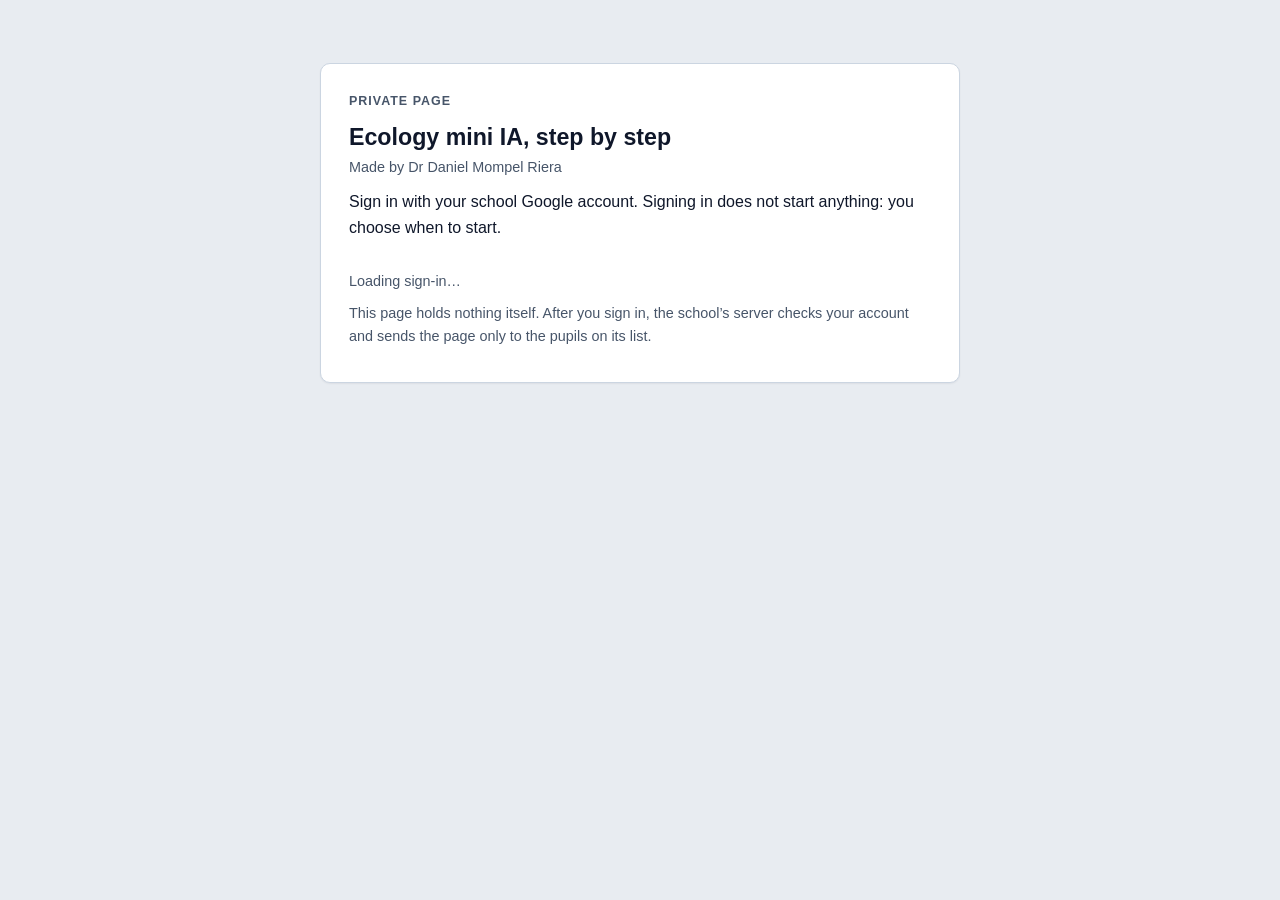
<file: model.html>
<!DOCTYPE html>
<html lang="en-GB">
<head>
<meta charset="utf-8">
<meta name="viewport" content="width=device-width,initial-scale=1,viewport-fit=cover">
<!-- A private model page (14 Nov 2026; Estate atlas, labs-script chapter, "🔐 Model pages"). It holds NO content: after a
     Google sign-in it asks the labs script (action model.open), which checks the account and the pupil's hours from their
     first visit, and only then sends the page, read from the teacher's own Drive. Never linked from another page, never
     in sitemap.xml or robots.txt, kept out of search by the line below (tools/status.mjs §3g fails if any of that
     changes). Scripts come only from this site, Google's sign-in and webR (R inside the page, pinned by its SHA-384 in
     the import map below; the policy allows that one inline script by its own SHA-256). webR's worker needs
     'unsafe-eval' (without it R never starts: measured 14 Nov 2026) and blob: (webR makes its worker from one, and the
     model page's own script runs from one); no inline script but the import map can run. -->
<meta name="robots" content="noindex,nofollow">
<meta http-equiv="Content-Security-Policy" content="default-src 'self'; script-src 'self' blob: 'unsafe-eval' 'wasm-unsafe-eval' 'sha256-3MOhphlDR6TAAFMzj1YLg+qnnpeuudq7+aYQA21bu2U=' https://accounts.google.com/gsi/client https://webr.r-wasm.org; worker-src 'self' blob: https://webr.r-wasm.org; style-src 'self' 'unsafe-inline' https://accounts.google.com/gsi/style; img-src 'self' data: blob: https://*.googleusercontent.com https://accounts.google.com; font-src 'self' data:; connect-src https://script.google.com https://script.googleusercontent.com https://accounts.google.com/gsi/ https://webr.r-wasm.org https://repo.r-wasm.org; frame-src https://accounts.google.com; object-src 'none'; base-uri 'none'; form-action 'none'">
<meta name="referrer" content="no-referrer">
<meta name="theme-color" content="#E8ECF1">
<title>Biology model page</title>
<link rel="icon" href="data:image/svg+xml,<svg xmlns='http://www.w3.org/2000/svg' viewBox='0 0 32 32'><text y='26' font-size='26'>🔐</text></svg>">
<script type="importmap">{"integrity":{"https://webr.r-wasm.org/v0.6.0/webr.mjs":"sha384-DEuiwLy52yyyYmOMxE1CxAm94cx017U7Mre5rFsNSR8R6wLxAJ0V4KL1BLmLlMCn"}}</script>
<script type="module" src="js/model-webr.js?v=1795868501"></script>
<link rel="stylesheet" href="css/model.css?v=1795868501">
</head>
<body class="mpg-locked">

<div class="mpg-wrap" id="mpg-gate">
  <noscript><section class="mpg-card"><h2>This page needs JavaScript</h2><p>Turn JavaScript on, then reload the page.</p></section></noscript>
</div>
<div id="mpg-page" hidden></div>
<div class="mpg-bar" id="mpg-bar" hidden></div>
<div class="mpg-mark" id="mpg-mark" hidden></div>
<div class="mpg-veil" id="mpg-veil" hidden><div class="mpg-veil__in"><p class="mpg-veil__t" id="mpg-veil-t">The page is hidden.</p><p class="mpg-veil__s" id="mpg-veil-s">Click here to continue reading.</p></div></div>

<!-- Google's sign-in, in English on every computer (hl=en-GB) -->
<script src="https://accounts.google.com/gsi/client?hl=en-GB" async defer></script>
<script src="js/local.js?v=1795868501"></script>
<script src="js/signin.js?v=1795868501"></script>
<script src="js/model.js?v=1795868501"></script>
</body>
</html>
</file>
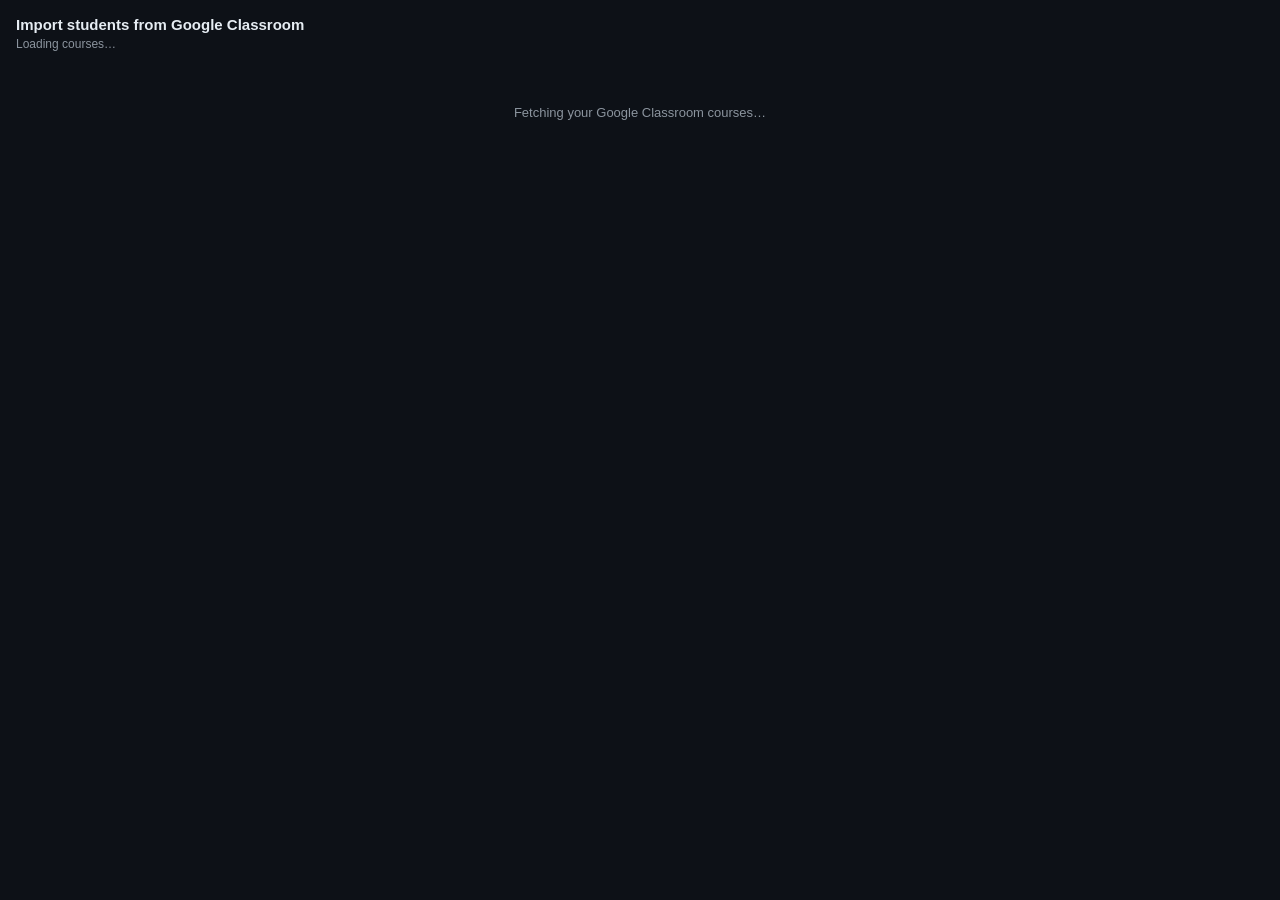
<file: apps-script/ClassroomImport.html>
<!--
  Biology Labs — import students from Google Classroom
  Copyright (c) 2025-2026 Dr Daniel Mompel Riera
 * Licensed under the GNU Affero General Public License v3.0 (see LICENSE).
 * The teaching material it carries is CC BY-NC-SA 4.0 (see LICENSE-CONTENT).
 * Commercial use needs my permission: dmompelriera@nlcsjeju.kr

  ONE server call starts the import as a JOB on the server (7 Oct 2026), and this window polls a cached progress
  record beside it, so each class shows its result as it is done and closing the window does not stop the import.
  The job never meets Google's six-minute limit: it saves where it is after each class and, when its time is nearly
  up, carries on by itself a minute later (Code.gs, executeBatchImportAll / continueBatchImport_). A class that
  fails is named, and "Try again" imports only the failed ones.
  A new school year (7 Oct 2026): once any course has been imported this school year, the window lists the pupils in
  none of the courses imported since 1 August (getNotThisYear), folded when it opens and open after an import; one press
  puts the ticked ones in the class "LEFT <year>" (markPupilsLeft). Their records stay; importing their class again puts
  them back.
-->
<!DOCTYPE html>
<html>
<head>
<meta charset="utf-8">
<style>
* { box-sizing: border-box; margin: 0; padding: 0; }
body { font-family: -apple-system, BlinkMacSystemFont, 'Segoe UI', Roboto, sans-serif; background: #0d1117; color: #c9d1d9; padding: 16px; font-size: 13px; }
h2 { font-size: 15px; color: #e6edf3; margin-bottom: 4px; }
.subtitle { color: #8b949e; font-size: 12px; margin-bottom: 14px; }
table { width: 100%; border-collapse: collapse; }
th { text-align: left; font-size: 11px; color: #8b949e; text-transform: uppercase; letter-spacing: .04em; padding: 6px 8px; border-bottom: 1px solid #30363d; white-space: nowrap; }
td { padding: 5px 8px; border-bottom: 1px solid #21262d; vertical-align: middle; }
tr.row:hover { background: #161b22; }
tr.row.selected { background: #0d1926; }
.cb { width: 16px; height: 16px; accent-color: #58a6ff; cursor: pointer; }
input[type="text"] { background: #161b22; border: 1px solid #30363d; border-radius: 4px; color: #e6edf3; padding: 4px 8px; font-size: 12px; width: 72px; }
input[type="text"]:focus { border-color: #58a6ff; outline: none; }
input[type="text"].err { border-color: #f85149; }
.badge { font-size: 10px; padding: 1px 6px; border-radius: 3px; margin-left: 6px; }
.badge-have { background: #23863633; color: #3fb950; }
.badge-dup  { background: #f8514933; color: #f85149; }
.status { font-size: 12px; min-width: 130px; line-height: 1.45; }
.status .note { font-size: 11px; margin-top: 3px; }
.ok { color: #3fb950; } .dim { color: #8b949e; } .amber { color: #d29922; } .bad { color: #f85149; }
.hint { font-size: 11px; color: #8b949e; margin-bottom: 6px; }
.phase { font-size: 12px; color: #58a6ff; }
.btns { display: flex; gap: 8px; margin-top: 10px; }
.summary p { margin-top: 6px; }
.spin { display: inline-block; animation: spin .8s linear infinite; }
@keyframes spin { to { transform: rotate(360deg); } }
.btn { padding: 8px 20px; border: none; border-radius: 6px; font-size: 13px; font-weight: 600; cursor: pointer; transition: background .15s; }
.btn-primary { background: #238636; color: #fff; }
.btn-primary:hover:not(:disabled) { background: #2ea043; }
.btn-primary:disabled { opacity: .4; cursor: not-allowed; }
.btn-close { background: #21262d; color: #c9d1d9; }
.btn-close:hover { background: #30363d; }
.bar { display: flex; justify-content: space-between; align-items: center; margin-top: 14px; }
.bar .count { color: #8b949e; font-size: 12px; }
.loading { text-align: center; padding: 40px; color: #8b949e; }
.summary { margin-top: 12px; padding: 10px 14px; background: #161b22; border-radius: 6px; font-size: 12px; color: #8b949e; line-height: 1.6; }
.course-name { color: #e6edf3; max-width: 320px; overflow: hidden; text-overflow: ellipsis; white-space: nowrap; display: inline-block; vertical-align: bottom; }
.section { color: #8b949e; font-size: 11px; }
.key { margin-top: 8px; color: #8b949e; font-size: 11px; line-height: 1.5; }
.leftbox { margin: 0 0 12px; padding: 10px 14px; background: #1f1a0c; border: 1px solid #5c4813; border-radius: 6px; font-size: 12px; color: #c9d1d9; line-height: 1.6; }
.summary + .leftbox, #leftbox2 .leftbox { margin-top: 12px; }
.leftbox p { margin-top: 6px; }
.leftbox__list { max-height: 260px; overflow: auto; margin-top: 4px; }
.lgrp { margin-top: 8px; }
.lgrp__h, .lp { cursor: pointer; }
.lpp { display: flex; flex-wrap: wrap; gap: 2px 16px; margin: 2px 0 0 22px; }
.lp { white-space: nowrap; }
.lgrp .note { margin-left: 22px; font-size: 11px; }
.btn-small { padding: 3px 10px; font-size: 12px; margin-left: 6px; }
</style>
</head>
<body>
<h2>Import students from Google Classroom</h2>
<div class="subtitle" id="subtitle">Loading courses…</div>
<div id="leftbox"></div>

<div id="content"><div class="loading">Fetching your Google Classroom courses…</div></div>

<div class="bar" id="bar" style="display:none">
  <span class="count" id="sel-count">0 selected</span>
  <div style="display:flex;gap:8px">
    <button class="btn btn-close" onclick="google.script.host.close()">Cancel</button>
    <button class="btn btn-primary" id="btn-import" disabled onclick="startImport()">Import selected</button>
  </div>
</div>

<script>
var DATA = null;
var importing = false;

google.script.run
  .withSuccessHandler(function (d) { DATA = d; render(); })
  .withFailureHandler(function (e) {
    document.getElementById('content').innerHTML =
      '<div class="loading" style="color:#f85149">Could not load your courses: ' + esc(e.message) + '</div>';
  })
  .getBatchImportData();

function esc(s) { var d = document.createElement('span'); d.textContent = s; return d.innerHTML; }
function attr(s) { return esc(s).replace(/"/g, '&quot;'); }
function isLeftCode(c) { return /^LEFT(\s|$)/i.test(String(c || '').trim()); }

function render() {
  /* the script answers only the spreadsheet's owner or a teacher on its list (labs-script-010: anyone else
     used to be told "No active courses found", which sent them looking in Classroom) */
  if (DATA && DATA.refused) {
    document.getElementById('subtitle').textContent = '';
    document.getElementById('content').innerHTML =
      '<div class="loading">Only the owner of this spreadsheet, or a teacher on its 👩‍🏫 Teachers list, can import students.</div>';
    return;
  }
  if (!DATA || !DATA.courses.length) {
    document.getElementById('subtitle').textContent = '';
    document.getElementById('content').innerHTML = '<div class="loading">No active courses found.</div>';
    return;
  }
  document.getElementById('subtitle').textContent =
    DATA.courses.length + ' active course(s). Tick the ones to import, check the class code, then Import. ' +
    'Students already here are skipped, so you can re-run this whenever someone joins.';
  document.getElementById('bar').style.display = '';

  var html = '<table><thead><tr>' +
    '<th style="width:28px"><input type="checkbox" class="cb" id="cb-all" onchange="toggleAll(this.checked)"></th>' +
    '<th style="width:28px">#</th>' +
    '<th>Course</th>' +
    '<th style="width:96px">Class code</th>' +
    '<th>Status</th>' +
    '</tr></thead><tbody>';

  DATA.courses.forEach(function (c, i) {
    html += '<tr class="row" id="row-' + i + '">' +
      '<td><input type="checkbox" class="cb" id="cb-' + i + '" onchange="updateUI()"></td>' +
      '<td style="color:#8b949e">' + (i + 1) + '</td>' +
      '<td><span class="course-name">' + esc(c.name) + '</span>' +
        (c.section ? ' <span class="section">' + esc(c.section) + '</span>' : '') +
        '<span id="badge-' + i + '"></span></td>' +
      '<td><input type="text" id="cc-' + i + '" value="' + esc(c.autoClassCode) + '" ' +
        'oninput="updateUI()" placeholder="e.g. 9A" maxlength="16"' + (c.autoClassCode ? '' : ' class="err"') + '></td>' +
      '<td class="status" id="st-' + i + '">—</td>' +
    '</tr>';
  });
  html += '</tbody></table><p class="key" id="key" hidden></p>';
  document.getElementById('content').innerHTML = html;
  updateUI();
  /* the pupils in none of this year's classes, folded, once a course has been imported this school year */
  LEFT = DATA.left || null;
  if (LEFT && !LEFT.busy) paintLeft();
}

function toggleAll(checked) {
  DATA.courses.forEach(function (_, i) { document.getElementById('cb-' + i).checked = checked; });
  updateUI();
}

function getSelections() {
  var sels = [];
  DATA.courses.forEach(function (c, i) {
    if (!document.getElementById('cb-' + i).checked) return;
    sels.push({
      idx: i,
      courseId: c.id,
      classCode: document.getElementById('cc-' + i).value.trim().toUpperCase(),
      courseName: c.display
    });
  });
  return sels;
}

function updateUI() {
  if (importing) return;
  var sels = getSelections();
  document.getElementById('sel-count').textContent = sels.length + ' selected';

  DATA.courses.forEach(function (_, i) {
    document.getElementById('badge-' + i).innerHTML = '';
    var cc = document.getElementById('cc-' + i);
    cc.classList.toggle('err', document.getElementById('cb-' + i).checked && (!cc.value.trim() || isLeftCode(cc.value)));
  });

  /* what a badge means is said in words under the table, never in a title= tooltip: that waits a second, and
     never shows at all on a touch screen or to a keyboard */
  var byCode = {}, hasEmpty = false, hasLeft = false, anyHave = false, anyDup = false;
  sels.forEach(function (s) {
    if (!s.classCode) { hasEmpty = true; return; }
    if (isLeftCode(s.classCode)) { hasLeft = true; return; }
    var have = DATA.have[s.classCode];
    if (have) { anyHave = true; document.getElementById('badge-' + s.idx).innerHTML =
      '<span class="badge badge-have">' + have + ' already</span>'; }
    (byCode[s.classCode] = byCode[s.classCode] || []).push(s.idx);
  });
  Object.keys(byCode).forEach(function (code) {
    if (byCode[code].length > 1) byCode[code].forEach(function (idx) {
      anyDup = true;
      document.getElementById('badge-' + idx).innerHTML = '<span class="badge badge-dup">merge</span>';
    });
  });
  var key = document.getElementById('key'), said = [];
  /* a "merge" badge replaces an "already" one on the same row: say only what is on the screen */
  anyHave = sels.some(function (s) { return document.getElementById('badge-' + s.idx).innerHTML.indexOf('badge-have') >= 0; });
  if (anyHave) said.push('“already”: that class already has that many students on the Students tab. Anyone imported before is skipped, never added twice.');
  if (anyDup) said.push('“merge”: two ticked courses share one class code, so their students become one class.');
  if (hasLeft) said.push('LEFT is kept for pupils in none of your classes: give each class a code of its own.');
  if (key) { key.textContent = said.join(' '); key.hidden = !said.length; }

  document.getElementById('btn-import').disabled = sels.length === 0 || hasEmpty || hasLeft;
}

/* ── the import: ONE call, then this window polls the job's progress (7 Oct 2026) ──
   The call runs the job's first piece; the rest, if any, carries on by itself on the server a minute later, as often as
   needed, so this window only reads the record. It may be closed at any moment: the job finishes anyway. A class that
   fails is named while the next still goes; "Try again" starts a new job for the failed ones only (nobody is added
   twice). If the record stops moving for 12 minutes, the window says so. */
var POLL_INTERVAL_MS = 2000, STALL_MS = 12 * 60 * 1000;
var pollHandle = null;
/* pieceStopped: the first piece did not answer (it may have been stopped); the job carries on by itself and the poll
   follows it, so nothing else is needed here */
var JOB = '', SELS = [], RUN = [], lastSeen = '', lastMove = 0, ended = false, pieceStopped = false;

function startImport() {
  var sels = getSelections();
  if (!sels.length) return;
  SELS = sels;
  Array.prototype.forEach.call(document.querySelectorAll('.cb, input[type="text"]'), function (el) { el.disabled = true; });
  sels.forEach(function (s) {
    var row = document.getElementById('row-' + s.idx);
    if (row) row.classList.add('selected');
  });
  runJob(sels);
}

/* the bar under the table while it works: what to do, and what it is on */
function working() {
  var bar = document.getElementById('bar');
  bar.style.display = 'block';
  /* 10 Oct 2026, late evening (Daniel): "tell them in big, do not close this window" — Google runs the later parts in the
     background, with no "Running script" bar: this window is the one place the import reports */
  bar.innerHTML = '<div class="hint" style="background:#FEF3C7;border:1px solid #F59E0B;color:#7A4B00;border-radius:8px;padding:10px 12px;font-size:15px;font-weight:bold">⚠️ Do not close this window until it says Finished.</div>' +
    '<div class="hint">Each class’s pupils appear on the Students tab as it comes in.</div>' +
    '<div id="phase" class="phase"></div>' +
    '<button id="stopImp" type="button" style="margin-top:8px;padding:5px 12px;border:1px solid #b91c1c;background:#fff;color:#b91c1c;border-radius:6px;cursor:pointer">⏹ Stop (what is done is kept)</button>';
  document.getElementById('stopImp').onclick = stopImport;
}
/* ⏹ Stop (10 Oct 2026): the import ends after the class it is on; the classes already done are kept, and the box says so */
function stopImport() {
  var b = document.getElementById('stopImp');
  if (!b || b.disabled) return;
  b.disabled = true; b.textContent = '⏹ Stopping…';
  google.script.run.withSuccessHandler(function () {})
    .withFailureHandler(function () { b.disabled = false; b.textContent = '⏹ Stop (what is done is kept)'; })
    .stopLabsJob('imp');
}

function runJob(list) {
  importing = true; ended = false;
  leftCount();                                     /* "Mark … as Left" waits while an import runs */
  RUN = list;
  JOB = 'batch_' + Date.now() + '_' + Math.random().toString(36).substr(2, 6);
  working();
  list.forEach(function (s, i) {
    s._result = null; s._key = '';
    setStatus(s, '<span class="spin">⏳</span> Waiting (' + (i + 1) + ' of ' + list.length + ')');
  });
  showPhase('Importing…');
  lastSeen = ''; lastMove = Date.now();
  google.script.run
    .withSuccessHandler(function (results) { applyAll(results); })
    .withFailureHandler(function () { pieceStopped = true; })
    .executeBatchImportAll(list.map(function (s) { return { courseId: s.courseId, classCode: s.classCode, courseName: s.courseName }; }), JOB);
  startPolling();
}

function startPolling() {
  stopPolling();
  pollHandle = setInterval(function () {
    google.script.run
      .withSuccessHandler(function (p) {
        if (ended) return;
        if (!p) { if (Date.now() - lastMove > STALL_MS) stalled(); return; }
        var seen = JSON.stringify([p.ts, p.done, p.phase]);
        if (seen !== lastSeen) { lastSeen = seen; lastMove = Date.now(); }
        applyAll(p.results);
        showPhase(p.done ? '' : (p.phase || 'Importing…'), !!p.continuing);
        if (p.done) { stopPolling(); summary(p); }
        else if (Date.now() - lastMove > STALL_MS) stalled();
      })
      .withFailureHandler(function () { /* one poll failed; try the next */ })
      .getBatchImportProgress(JOB);
  }, POLL_INTERVAL_MS);
}
function stopPolling() { if (pollHandle) { clearInterval(pollHandle); pollHandle = null; } }

/* the record has not moved for 12 minutes: say so, with what is safe to do */
function stalled() {
  stopPolling();
  showPhase('');
  summary({ stalled: true });
}

function applyAll(results) {
  if (!Array.isArray(results)) return;
  results.forEach(function (r, i) {
    var s = RUN[i];
    if (!s || !r || r.status === 'pending') return;
    var key = JSON.stringify(r);
    if (s._key === key) return;
    s._key = key;
    applyResult(s, r);
  });
}

/* Fetching the names is the quick part. Building and formatting twenty-odd tabs afterwards
   is the long one, and with nothing on the screen it looked like the window had hung. This
   is the server saying what it is on. */
function showPhase(text, pause) {
  var el = document.getElementById('phase');
  if (!el) return;
  if (!text) { el.textContent = ''; return; }
  el.innerHTML = (pause ? '⏸ ' : '<span class="spin">⏳</span> ') + esc(text);
}
function setStatus(s, html) { var st = document.getElementById('st-' + s.idx); if (st) st.innerHTML = html; }
function names(list) {
  return list.length > 6 ? list.slice(0, 6).join(', ') + ' and ' + (list.length - 6) + ' more' : list.join(', ');
}

function applyResult(s, r) {
  s._result = r;
  var html;
  if (r.status === 'success') {
    var bits = ['<span class="ok">✅ ' + (r.added || 0) + ' added</span>'];
    if (r.skipped) bits.push('<span class="dim">' + r.skipped + ' already here</span>');
    if (r.moved) bits.push('<span class="amber">' + r.moved + ' moved from another class</span>');
    html = (typeof r.listed === 'number' ? '<span class="dim">' + r.listed + ' in Classroom:</span> ' : '') + bits.join(' · ');
  } else if (r.status === 'empty') {
    html = '<span class="amber">⚠ No pupils have joined this course yet</span>';
  } else if (r.status === 'busy') {
    html = '<span class="bad">❌ ' + esc(String(r.error || 'The spreadsheet was busy, so nothing was changed').slice(0, 140)) + '</span>';
  } else if (r.status === 'refused') {
    html = '<span class="bad">❌ Only the owner of this spreadsheet, or a teacher on its 👩‍🏫 Teachers list, can import</span>';
  } else {
    html = '<span class="bad">❌ ' + esc(String(r.error || 'Error').slice(0, 120)) + '</span>';
  }
  if (r.noEmail && r.noEmail.length) {
    html += '<div class="note amber">⚠ Classroom gives no school address for ' + esc(names(r.noEmail)) + ', so ' +
      (r.noEmail.length === 1 ? 'this pupil was' : 'these pupils were') + ' not added.</div>';
  }
  if (r.clashes && r.clashes.length) {
    var was = {};
    r.clashes.forEach(function (c) { was[c.was] = true; });
    var one = r.clashes.length === 1;
    html += '<div class="note amber">⚠ ' + (one ? '1 pupil is' : r.clashes.length + ' pupils are') + ' also in ' +
      esc(Object.keys(was).join(', ')) + ', imported above. ' + (one ? 'This pupil is' : 'They are') + ' in ' +
      esc(s.classCode) + ' now: ' + esc(names(r.clashes.map(function (c) { return c.name; }))) + '.</div>';
  }
  setStatus(s, html);
}

function summary(f) {
  importing = false; ended = true;
  var sb = document.getElementById('stopImp'); if (sb) sb.style.display = 'none';
  leftCount();                                     /* the list's button, if it is open, may be pressed again */
  f = f || {};
  var ok = 0, failed = [], added = 0, already = 0, moved = 0;
  /* stopped before a class was tried: that row says so, not "Waiting" (the audit, 7 Oct 2026) */
  if (f.stalled || f.noTrigger || f.stopped) RUN.forEach(function (s) {
    if (!s._result) setStatus(s, '<span class="bad">❌ Not tried: the import stopped before this class</span>');
  });
  SELS.forEach(function (s) {
    var r = s._result || {};
    if (r.status === 'success') { ok++; added += r.added || 0; already += r.skipped || 0; moved += r.moved || 0; }
    else if (r.status !== 'empty') failed.push(s);
  });
  /* beside each class: how many it has on the Students tab now */
  if (f && f.counts) SELS.forEach(function (s) {
    var r = s._result || {}, st = document.getElementById('st-' + s.idx);
    if (r.status !== 'success' || !st) return;
    var old = document.getElementById('now-' + s.idx); if (old) old.remove();
    var now = f.counts[s.classCode] || 0;
    st.insertAdjacentHTML('beforeend', '<div class="note ' + (now < (r.listed || 0) ? 'amber' : 'dim') + '" id="now-' + s.idx +
      '">Now ' + now + ' in ' + esc(s.classCode) + ' on the Students tab.</div>');
  });
  var html = '<div class="summary"><strong>' + (f.stalled || f.noTrigger || f.stopped ? 'Stopped.' : 'Finished.') + '</strong> ' + ok + ' of ' + SELS.length + ' class(es) imported: <strong>' + added +
    '</strong> pupil(s) added' + (already ? ', ' + already + ' already here' : '') +
    (moved ? ' (' + moved + ' moved from another class)' : '') + '.';
  if (f.stalled) {
    html += '<p class="bad">The import has not moved for 12 minutes. Every class above with a ✅ is in; Try again imports the others ' +
      '(nobody is added twice), and builds the tabs.</p>';
  } else if (f.stopped) {
    html += '<p class="bad">' + esc(f.phase || 'It stopped before every class was tried.') + '</p>';
  } else if (f.noTrigger) {
    html += '<p class="bad">Google would not let the import carry on by itself, so it stopped here. ' + (failed.length
      ? 'Every class above with a ✅ is in. Try again imports the others and builds the tabs (nobody is added twice); or use 🧪 Biology Labs ▸ 🎨 Tidy up once.'
      : 'Every name is in. Use 🧪 Biology Labs ▸ 🎨 Tidy up once to build and format the tabs.') + '</p>';
  } else if (f.formatStopped) {
    html += '<p class="bad">Every name is in, but part of building and formatting the tabs did not finish. Use 🧪 Biology Labs ▸ 🎨 Tidy up once to finish it.</p>';
  } else if (added || moved || f.built) html += f.studentsNote
      ? ' Every name is in and every other tab is built.<p class="bad">' + esc(f.studentsNote) + '</p>'   /* the Students tab's guard refused */
      : ' Every tab is built and formatted.';
  else if (ok) html += ' No pupil was added or moved, so the tabs were left as they are.';
  if (failed.length) {
    html += '<p class="bad">' + failed.length + ' class(es) did not import: ' +
      esc(failed.map(function (s) { return s.classCode; }).join(', ')) +
      '. Trying again is safe: a pupil already here is never added twice.</p>';
  }
  html += '</div><div id="leftbox2"></div><div class="btns">' +
    (failed.length ? '<button class="btn btn-primary" onclick="retryFailed()">Try the ' + failed.length + ' again</button>' : '') +
    '<button class="btn btn-close" onclick="google.script.host.close()">Close</button></div>';
  document.getElementById('bar').innerHTML = html;
  /* the pupils in none of this year's classes, worked out again now the import is in: under the summary, and only after an
     import that went through (after one that stopped or failed, the classes that did not come in were listed, all ticked:
     the audit, 7 Oct 2026) */
  if (!f.stalled && !f.stopped && !f.noTrigger && !failed.length) google.script.run
    .withSuccessHandler(function (L) {
      if (!L) return;
      LEFT = L; leftOpen = true; leftMsg = null; leftHost = 'leftbox2';
      var top = document.getElementById('leftbox'); if (top) top.innerHTML = '';
      paintLeft();
    })
    .withFailureHandler(function () { /* the list waits for the next time the window opens */ })
    .getNotThisYear();
}

/* ── A new school year (7 Oct 2026): the pupils in none of the classes imported since 1 August ──
   A pupil who left, or whose class was not imported again, keeps last year's class code, and next year another group has
   that code. Listed by class, nobody ticked at first (the audit, 7 Oct 2026: classes not imported yet, or pupils who have
   not joined a course yet, were listed and all ticked); one press puts the ticked ones in the class "LEFT <year>"
   (markPupilsLeft): their records stay, they drop out of every class list and every new homework, and importing their
   class again puts them back. A whole class listed because its course was not imported is said, since it is most likely
   a class not imported yet. */
var LEFT = null, leftOpen = false, leftBusy = false, leftMsg = null, leftHost = 'leftbox';
function leftHtml() {
  var L = LEFT, msg = leftMsg ? '<p id="lmsg" class="' + (leftMsg.bad ? 'bad' : 'ok') + '">' + esc(leftMsg.text) + '</p>' : '<p id="lmsg"></p>';
  if (!L || !L.n || !L.imported) return leftMsg ? '<div class="leftbox">' + msg + '</div>' : '';
  var head = '<strong>' + L.n + ' pupil' + (L.n === 1 ? ' is' : 's are') + ' in none of the classes imported since ' + esc(L.since) + '.</strong>';
  if (!leftOpen) return '<div class="leftbox">⚠ ' + head + '<button class="btn btn-close btn-small" onclick="leftShow()">See them</button></div>';
  var html = '<div class="leftbox">' + head +
    '<p>They may have left, or be in a class you have not imported yet. If you have not imported all of this year’s classes, import them first. Tick the ones who have left.</p>' +
    '<div class="leftbox__list">';
  L.groups.forEach(function (g, gi) {
    var gone = g.pupils.filter(function (p) { return p.why === 'gone'; }).length, whole = !gone && g.pupils.length >= g.total;
    var most = !whole && g.total > 2 && g.pupils.length * 2 >= g.total;
    html += '<div class="lgrp"><label class="lgrp__h"><input type="checkbox" class="cb" data-lg="' + gi + '" onchange="leftGroup(' + gi + ', this.checked)"> ' +
      '<b>' + esc(g.cls) + '</b> <span class="dim">' + g.pupils.length + ' of ' + g.total + '</span></label><div class="lpp">' +
      g.pupils.map(function (p) {
        return '<label class="lp"><input type="checkbox" class="cb" data-lp="' + gi + '" data-em="' + attr(p.email) + '" onchange="leftCount()"> ' +
          esc(p.name || p.email) + (p.why === 'gone' ? ' <span class="dim">(not in its Classroom course now)</span>' : '') + '</label>';
      }).join('') + '</div>' +
      (whole ? '<div class="note amber">The whole class. If ' + esc(g.cls) + ' is still yours this year, import it first.</div>' :
       most ? '<div class="note amber">Most of ' + esc(g.cls) + '. If it is still yours this year, its pupils may not have joined its Classroom course yet: import it again once they have.</div>' : '') + '</div>';
  });
  return html + '</div><div class="btns"><button class="btn btn-primary" id="lgo" onclick="leftMark()"></button></div>' +
    '<p class="key">They go into the class “' + esc(L.label) + '”. Their records stay, and they drop out of every class list and every ' +
    'new homework. Importing their class again puts them back.</p>' + msg + '</div>';
}
function paintLeft() { var el = document.getElementById(leftHost); if (el) { el.innerHTML = leftHtml(); leftCount(); } }
function leftShow() { leftOpen = true; paintLeft(); }
function leftGroup(gi, on) {
  Array.prototype.forEach.call(document.querySelectorAll('[data-lp="' + gi + '"]'), function (b) { b.checked = on; });
  leftCount();
}
function leftTicked() {
  return Array.prototype.filter.call(document.querySelectorAll('[data-em]'), function (b) { return b.checked; })
    .map(function (b) { return b.getAttribute('data-em'); });
}
/* the button says how many are ticked; a class's box is ticked when all its pupils are, half when some are */
function leftCount() {
  (LEFT && LEFT.groups || []).forEach(function (g, gi) {
    var all = document.querySelectorAll('[data-lp="' + gi + '"]'), on = Array.prototype.filter.call(all, function (x) { return x.checked; }).length;
    var gb = document.querySelector('[data-lg="' + gi + '"]');
    if (gb) { gb.checked = on === all.length; gb.indeterminate = on > 0 && on < all.length; }
  });
  var b = document.getElementById('lgo');
  if (!b || leftBusy) return;
  var n = leftTicked().length;
  b.textContent = importing ? 'Wait until the import has finished' : n ? 'Mark the ' + n + ' ticked pupil' + (n === 1 ? '' : 's') + ' as Left' : 'Tick the pupils who have left';
  b.disabled = n === 0 || importing;
}
function leftMark() {
  var emails = leftTicked(), b = document.getElementById('lgo');
  if (!emails.length || leftBusy || importing) return;
  leftBusy = true;
  if (b) { b.disabled = true; b.textContent = 'Marking…'; }
  var m = document.getElementById('lmsg'); if (m) { m.textContent = ''; m.className = ''; }
  google.script.run
    .withSuccessHandler(function (r) {
      leftBusy = false;
      if (r && r.ok) { leftMsg = { text: r.note, bad: false }; LEFT = r.left || LEFT; paintLeft(); return; }
      leftSay((r && r.why) || 'That did not work.');
    })
    .withFailureHandler(function (e) { leftBusy = false; leftSay('That did not work: ' + ((e && e.message) || 'the spreadsheet could not be reached') + '.'); })
    .markPupilsLeft(emails);
}
/* a refusal keeps the ticks as they were: only the words and the button change */
function leftSay(text) {
  var m = document.getElementById('lmsg'); if (m) { m.textContent = text; m.className = 'bad'; }
  leftCount();
}

function retryFailed() {
  var again = SELS.filter(function (s) { var r = s._result || {}; return r.status !== 'success' && r.status !== 'empty'; });
  if (again.length) runJob(again);
}
</script>
</body>
</html>
</file>
<file: css/hub.css>
/* ============================================================
   Biology Hub — the front door
   All specimen, no paper: the page is ink, and the doors carry
   the colour. Point at a door and it opens a little; leave the
   page alone and the doors take turns.
   ============================================================ */
:root{
  --ink-0:#0A141C; --ink-1:#0D1E29; --ink-2:#10222C;
  --paper:#F7F6F2; --chalk:#EDF4F8; --chalk-dim:#A9BECB; --chalk-mute:#7F94A2;
  --text:#1B2226; --text-2:#515D68; --rule:rgba(255,255,255,.08);
  --cyan:#4FC3F7; --amber:#F5A623; --green:#4ADE80; --violet:#B388FF; --teal:#2DD4BF; --blue:#5CC8FF;

  --serif:Fraunces,"Iowan Old Style",Georgia,"Times New Roman",serif;
  --mono:"IBM Plex Mono",ui-monospace,SFMono-Regular,Menlo,monospace;
  --sans:"Inter",system-ui,-apple-system,"Segoe UI",sans-serif;
  --ease:cubic-bezier(.22,.61,.36,1);
  --gutter:clamp(14px,1.8vw,28px);
}
*{box-sizing:border-box}
html{color-scheme:dark}
html,body{height:100%}
body{
  margin:0;font-family:var(--sans);font-size:15px;line-height:1.55;color:var(--chalk);
  -webkit-font-smoothing:antialiased;background:var(--ink-0);
  background-image:
    radial-gradient(60% 50% at 20% -10%, rgba(72,152,182,.16), transparent 70%),
    radial-gradient(40% 40% at 90% 110%, rgba(45,212,191,.08), transparent 70%);
  background-attachment:fixed;
}
h1,h2,h3{margin:0;font-weight:400;line-height:1.12}
p{margin:0}
ul,ol{margin:0;padding:0;list-style:none}
button{font:inherit;color:inherit;background:none;border:0;padding:0;cursor:pointer}
a{color:inherit;text-decoration:none}
:focus-visible{outline:2px solid var(--cyan);outline-offset:3px}
.eyebrow{
  font-family:var(--mono);font-size:10.5px;font-weight:500;letter-spacing:.16em;
  text-transform:uppercase;color:var(--chalk-dim)
}

/* ============ the shell ============ */
.hub{min-height:100dvh;display:flex;flex-direction:column;gap:10px;padding:0 var(--gutter) 10px}

/* ============ masthead ============ */
.masthead{
  display:grid;grid-template-columns:minmax(0,1fr) auto;gap:18px 32px;align-items:end;
  padding:clamp(14px,2.4vh,28px) 4px 4px
}
.masthead h1{font-family:var(--serif);font-size:clamp(32px,3.6vw,50px);letter-spacing:-.018em;margin-top:6px}
.masthead h1 em{font-style:italic;color:var(--cyan)}
.lede{margin-top:8px;max-width:58ch;color:#C5D4DD;font-size:15px}
.masthead__r{display:flex;flex-direction:column;align-items:flex-end;gap:10px;min-width:0}
.masthead__hub{display:flex;flex-direction:column;align-items:flex-end;gap:10px;min-width:0}

/* ---- your record ----
   The one thing up here that is about the reader rather than the page, so it is the one
   thing that stays when the year tabs and the IB switch go. Two lines: who it is for, and
   what pressing it does. It is a button until there is somewhere to go, then a link — the
   `--go` card — because a link that sometimes does not link is a worse thing than two. */
.acct{display:flex;flex-direction:column;align-items:flex-end;gap:6px}
/* The apps rectangle and whatever the account corner is showing, side by side.
   flex-wrap matters: Google's button is a fixed-width iframe, and when there is not room for
   both the rectangle drops to its own line instead of being sat on. */
.acct__row{display:flex;align-items:center;justify-content:flex-end;gap:8px;flex-wrap:wrap;min-width:0}
/* Google's button is an iframe of a fixed pixel width, and it grows without warning when Google
   swaps in the personalised "Sign in as …" variant. As a shrinkable flex item its box was
   squeezed below that width while the iframe kept it, and since the box aligns its content to the
   right the overflow went leftwards, straight over the apps rectangle. Let it keep its width. */
.acct__row .acct__gsi{flex:none;max-width:100%}
.tools{flex:none;display:inline-flex;align-items:center;gap:6px;padding:7px 11px;border-radius:3px;
  border:1px solid rgba(150,190,215,.34);background:rgba(7,15,21,.62);color:var(--chalk-mute);
  font:500 11.5px/1 var(--mono);letter-spacing:.06em;text-transform:uppercase;text-decoration:none;
  transition:color .15s,border-color .15s}
.tools:hover,.tools:focus-visible{color:var(--chalk);border-color:rgba(150,190,215,.7)}
.tools__ico{display:grid;place-items:center;opacity:.85}
/* the figure on the left says "account" before a word is read; the two lines sit centred
   beside it, so the card reads as one control rather than a note with a border round it */
.acct__card{
  display:flex;flex-direction:row;align-items:center;gap:11px;text-align:left;
  min-width:212px;max-width:min(312px,calc(100vw - 36px));padding:8px 14px 8px 9px;   /* 312, not 300: "For NLCS Jeju students and teachers" fits whole — but never wider than a 320 px phone, where it shortens with … instead */
  border:1px solid rgba(150,190,215,.34);border-radius:999px;background:rgba(7,15,21,.62);
  transition:border-color .2s,background .2s,color .2s
}
.acct__ico{
  flex:none;display:grid;place-items:center;width:32px;height:32px;border-radius:50%;
  color:#BFE3F5;background:rgba(120,200,230,.10);box-shadow:inset 0 0 0 1px rgba(150,215,240,.35);
  transition:background .2s,color .2s,box-shadow .2s
}
.acct__ico svg{display:block}
.acct__txt{display:flex;flex-direction:column;gap:2px;min-width:0}
.acct__card:hover:not(:disabled) .acct__ico,.acct__card:focus-visible .acct__ico{
  color:#fff;background:rgba(120,200,230,.2);box-shadow:inset 0 0 0 1px rgba(150,215,240,.7)}
.acct__card--go .acct__ico{color:var(--cyan);background:rgba(120,200,230,.16)}
/* signed out, "Sign in" is the whole point of the control, so it is the loudest word on it */
#acctBtn:not(:disabled) .acct__act{font-size:14px;font-weight:600;color:#fff;letter-spacing:.005em}
#acctBtn:not(:disabled){border-color:rgba(150,215,240,.5)}
/* Where the card stands alone — the front, and each section's page — it is centred against
   the heading beside it, not dropped to the foot of the masthead. On the revision page it
   shares the column with the year tabs and the IB switch, which stay at the foot. */
body[data-view]:not([data-view="revision"]) .masthead__r{align-self:center}
.acct__lbl{
  font-family:var(--mono);font-size:9.5px;letter-spacing:.12em;text-transform:uppercase;
  color:var(--chalk-dim);line-height:1.25;
  /* a roster name can run long, and it is the line under it that has to stay readable */
  max-width:100%;overflow:hidden;text-overflow:ellipsis;white-space:nowrap
}
.acct__act{font-size:12.5px;color:#D7E3EA;line-height:1.35}
.acct__card:hover:not(:disabled),.acct__card:focus-visible{border-color:rgba(150,215,240,.7);background:rgba(120,200,230,.1)}
.acct__card:hover:not(:disabled) .acct__act{color:#fff}
.acct__card:disabled{cursor:default}
/* nothing recorded yet is not a failure, so it is dimmed rather than struck out */
.acct__card:disabled .acct__act{color:var(--chalk-mute)}
.acct__card--go{border-color:rgba(150,215,240,.6);background:rgba(120,200,230,.14)}
.acct__card--go .acct__lbl{color:#BFE3F5}
.acct__card--go .acct__act{color:#fff}
.acct__card--go .acct__act::after{content:" \2192";color:var(--cyan)}
/* signed out: Google's own button, one press, with a line above saying who it is for — or why
   the last try did not work. The button's 40px is held open so the masthead does not jump
   when Google's frame arrives. */
.acct__gsi{display:flex;justify-content:flex-end;min-height:40px}
/* Google's frame is drawn in the light scheme, and the page in the dark one (html, above): a frame whose scheme differs
   from its box's is painted on an opaque white ground, so the button stood in a white box (seen 29 Oct 2026). Both boxes
   that hold Google's button take the frame's own scheme, and the frame shows through again. */
.acct__gsi,.sit-check__gsi{color-scheme:normal}
.acct__for{
  font-family:var(--mono);font-size:9.5px;letter-spacing:.12em;text-transform:uppercase;
  color:var(--chalk-dim);line-height:1.25;text-align:right
}
.acct__for--why{font-family:var(--sans);font-size:12.5px;letter-spacing:0;text-transform:none;color:#FFD08A}
/* Signed in with something recorded, js/hub.js fills both a link card and an identity card.
   On the front page — when this edition has the "My assessments" door — the door is the way in
   and the corner only says who is signed in; everywhere else the corner card is the link. */
.acct__card--who{cursor:default;border-color:rgba(150,215,240,.45);background:rgba(120,200,230,.08)}
.acct__card--who .acct__ico{color:var(--cyan);background:rgba(120,200,230,.16)}
.acct__card--who .acct__lbl{color:#BFE3F5}
.acct__card--who .acct__act{color:#D7E3EA}
body[data-view="entry"][data-mine-door] #acctLink{display:none!important}
body:not([data-view="entry"][data-mine-door]) #acctWho{display:none!important}
/* Under the card once somebody is signed in: a teacher's switch between teacher mode and test
   mode, and sign out. Both are set small, in the labels' own type, so they read as belonging to
   the card rather than as two more controls competing with it. */
.acct__foot{display:flex;align-items:center;justify-content:flex-end;gap:12px;flex-wrap:wrap}
.acct__mode{display:inline-flex;padding:2px;border:1px solid rgba(150,190,215,.34);border-radius:999px;background:rgba(7,15,21,.62)}
.acct__mode button{
  font-family:var(--mono);font-size:9.5px;letter-spacing:.12em;text-transform:uppercase;line-height:1.25;
  color:var(--chalk-dim);padding:4px 11px;border-radius:999px;transition:background .2s,color .2s,box-shadow .2s
}
.acct__mode button[aria-pressed="true"]{color:#fff;background:rgba(120,200,230,.2);box-shadow:inset 0 0 0 1px rgba(150,215,240,.55);cursor:default}
.acct__mode button[aria-pressed="false"]:hover{color:#fff}
.acct__out{
  font-family:var(--mono);font-size:9.5px;letter-spacing:.12em;text-transform:uppercase;line-height:1.25;
  color:var(--chalk-dim);padding:4px 0;border-bottom:1px solid transparent;transition:color .2s,border-color .2s
}
.acct__out:hover{color:#fff;border-bottom-color:rgba(150,215,240,.6)}

.maker{margin-top:10px;font-size:13.5px;color:#C5D4DD}
.maker::before{content:"";display:inline-block;width:22px;height:1px;background:var(--cyan);opacity:.8;vertical-align:middle;margin-right:10px}
.maker strong{font-weight:500;color:var(--chalk)}
/* The name is the way in to who made this, so it has to look pressable rather than like prose.
   A quiet pill: it sits under the lede and must not compete with the doors. The arrow says it
   leaves the site. */
.maker__me{display:inline-flex;align-items:center;gap:6px;padding:3px 10px;margin:0 2px;
  border:1px solid var(--line2,rgba(150,190,215,.32));border-radius:999px;
  background:rgba(7,15,21,.5);color:var(--chalk);text-decoration:none;white-space:nowrap;
  transition:border-color .15s,color .15s,background .15s}
.maker__me:hover,.maker__me:focus-visible{border-color:var(--cyan);color:var(--cyan);
  background:color-mix(in srgb,var(--cyan) 9%,transparent)}
.maker__me:focus-visible{outline:2px solid var(--cyan);outline-offset:2px}
.maker__me strong{font-weight:500;color:inherit}
.maker__me::after{content:"\2197";font:500 10px/1 var(--mono);opacity:.75}

/* ============ the cards' row (13 Oct 2026) ============
   Daniel: the sign-in corner was "dropping … down instead of keeping it up … as the Biology Hub letters" when a card
   showed (it is centred against the heading, and the cards made the heading's column taller), and "if you have two things,
   instead of putting them one after the other … one next to the other … and if there's another one then to the bottom of
   the first one". So the cards are a row of their own, across the whole masthead, under the heading: one column, or two
   where two fit (each card at least 460 px). A teacher's notes and the checking line run under them, the row's width.
   An empty row takes no room. */
.masthead__cards{grid-column:1 / -1;display:grid;grid-template-columns:minmax(0,600px);gap:12px 16px;align-items:start;min-width:0;
  margin-top:-6px}
.masthead__cards:not(:has(> :not([hidden]))){display:none}
.masthead__cards > .sit{margin-top:0;max-width:none}
.masthead__cards > .sit-note,.masthead__cards > .sit-check{grid-column:1 / -1;margin-top:0}
@media (min-width:1080px){ .masthead__cards{grid-template-columns:repeat(2,minmax(0,600px))} }

/* ============ "Sit a test" ============
   Under the credit, and only when there is a test for you: one that opens later ("Opens today at
   09:00" — no link yet), or one open now (a link, and a live dot). Amber, because tests are amber
   everywhere in the estate (the teacher page's Test cards are #F5A623). The picture fades into the
   card on its right edge so the words never sit on it. */
.sit{
  --sit:#F5A623;
  position:relative;display:flex;align-items:stretch;margin-top:14px;max-width:560px;
  border:1px solid rgba(245,166,35,.34);border-radius:14px;overflow:hidden;
  background:linear-gradient(90deg,rgba(245,166,35,.10),rgba(7,15,21,.62) 55%);
  animation:sitIn .45s var(--ease) both
}
.sit[hidden]{display:none}
.sit__pic{
  flex:none;width:112px;position:relative;overflow:hidden;
  background:radial-gradient(120% 90% at 30% 30%,rgba(245,166,35,.35),transparent 60%),linear-gradient(135deg,#2a2112,#0f1419)
}
.sit__pic picture,.sit__pic img{position:absolute;inset:0;width:100%;height:100%;object-fit:cover;display:block}
.sit__pic::after{content:"";position:absolute;inset:0;background:linear-gradient(90deg,transparent 50%,rgba(7,15,21,.6))}
.sit__txt{flex:1 1 auto;min-width:0;display:flex;flex-direction:column;justify-content:center;gap:3px;padding:12px 16px}
.sit__eye{display:inline-flex;align-items:center;gap:8px;font:500 10.5px/1.3 var(--mono);letter-spacing:.16em;text-transform:uppercase;color:var(--sit)}
.sit__dot{display:none;flex:none;width:7px;height:7px;border-radius:50%;background:var(--sit)}
.sit.is-open .sit__dot{display:inline-block;animation:sitPulse 1.8s ease-out infinite}
.sit__name{font:400 20px/1.2 var(--serif);color:var(--chalk);overflow-wrap:anywhere}
.sit__when{font-size:13.5px;color:#C5D4DD}
.sit__go{
  flex:none;align-self:center;margin:0 14px 0 4px;display:inline-flex;align-items:center;justify-content:center;gap:8px;
  font:600 11px/1 var(--mono);letter-spacing:.1em;text-transform:uppercase;text-decoration:none;white-space:nowrap;
  color:#1B1406;background:var(--sit);padding:11px 16px;border-radius:999px;transition:filter .15s
}
.sit__go[hidden]{display:none}
.sit__go:hover{filter:brightness(1.08)}
.sit__go:focus-visible{outline:2px solid var(--sit);outline-offset:3px}
.sit__go span{transition:transform .18s}
.sit__go:hover span{transform:translateX(3px)}
/* a teacher in test mode, when there is nothing to show: say so, quietly, instead of leaving a gap — the notes in ONE small
   box (21 Oct 2026, Daniel: they made "a very, very thick area at the top with almost nothing on the right"). It is a cell of
   the cards' grid, so on a wide screen it sits beside a card, on a narrow one under them. Pupils never see it. */
.sit-notes{display:flex;flex-direction:column;gap:7px;padding:11px 14px 12px;border:1px solid rgba(237,244,248,.14);
  border-radius:14px;background:rgba(7,15,21,.5);animation:sitIn .45s var(--ease) both}
.sit-notes[hidden]{display:none}
.sit-notes__head{font:500 10px/1.3 var(--mono);letter-spacing:.16em;text-transform:uppercase;color:var(--chalk-mute)}
.sit-note{margin:0;font-size:13px;line-height:1.5;color:#C5D4DD;border-left:2px solid rgba(245,166,35,.55);padding:1px 0 1px 10px}
.sit-note[hidden]{display:none}
@keyframes sitIn{from{opacity:0;transform:translateY(4px)}to{opacity:1;transform:none}}
@keyframes sitPulse{0%{box-shadow:0 0 0 0 rgba(245,166,35,.55)}70%{box-shadow:0 0 0 8px rgba(245,166,35,0)}100%{box-shadow:0 0 0 0 rgba(245,166,35,0)}}
@media (max-width:560px){
  .sit{flex-wrap:wrap}
  .sit__pic{width:84px}
  .sit__txt{flex:1 1 calc(100% - 84px);padding:11px 13px}
  .sit__name{font-size:18px}
  .sit__go{flex:1 1 100%;margin:0;border-radius:0;padding:14px}
}
/* "Your feedback" (§feedback-release): the same card, sea-green so it never reads as a test, no picture */
.sit--fb{--sit:#7FD1C1;border-color:rgba(127,209,193,.34);background:linear-gradient(90deg,rgba(127,209,193,.10),rgba(7,15,21,.62) 55%)}
.sit--fb .sit__dot{display:inline-block}
.sit--fb .sit__go{color:#06201B}
@media (max-width:560px){.sit--fb .sit__txt{flex-basis:100%}}
/* "Your reflection" (§hub-card): the same card in the reflections' own orchid — the teacher page's Reflection cards are
   #E879F9 — with no picture. A reminder, with nothing to press (.is-waiting), keeps the colour but loses the dot. */
.sit--rfl{--sit:#E879F9;border-color:rgba(232,121,249,.34);background:linear-gradient(90deg,rgba(232,121,249,.10),rgba(7,15,21,.62) 55%)}
.sit--rfl .sit__dot{display:inline-block}
.sit--rfl.is-waiting .sit__dot{display:none}
.sit--rfl .sit__go{color:#2A0930}
.sit-note--rfl{border-left-color:rgba(232,121,249,.55)}
@media (max-width:560px){.sit--rfl .sit__txt{flex-basis:100%}}
/* "Quiz" (10 Nov 2026): a Quiz Hall quiz, in Quiz Hall's own periwinkle (its --accent, #8EA0F2), no picture; the dot
   pulses only while the quiz is open (.is-open), as the test's */
/* 📘 a model page open for this pupil (14 Nov 2026): leaf green */
.sit--mdl{--sit:#A3D977;border-color:rgba(163,217,119,.34);background:linear-gradient(90deg,rgba(163,217,119,.10),rgba(7,15,21,.62) 55%)}
.sit--mdl .sit__go{color:#13200A}
@media (max-width:560px){.sit--mdl .sit__txt{flex-basis:100%}}
.sit--qz{--sit:#8EA0F2;border-color:rgba(142,160,242,.36);background:linear-gradient(90deg,rgba(142,160,242,.11),rgba(7,15,21,.62) 55%)}
.sit--qz .sit__go{color:#0F161D}
@media (max-width:560px){.sit--qz .sit__txt{flex-basis:100%}}
/* "Checking… · Checked at 09:14" (13 Oct 2026): one quiet line under the cards for whoever they are for, so an empty
   space never reads as a hub that did nothing. Its dot breathes while the hub asks, is green once it has an answer and
   amber when something needs the pupil (a failed check, a sign-in too old to check with). Check again is a small
   outlined pill; Google's own button stands in the line when the sign-in is too old. */
.sit-check{margin-top:12px;max-width:620px;padding-left:16px;text-indent:-16px;
  font:500 11.5px/1.7 var(--mono);letter-spacing:.03em;color:var(--chalk-dim)}
.sit-check[hidden]{display:none}
/* the dot hangs in the margin, so a second line starts under the words, not under the dot */
.sit-check__say::before{content:"";display:inline-block;width:7px;height:7px;margin-right:9px;border-radius:50%;
  vertical-align:1px;background:var(--chalk-mute)}
.sit-check.is-checking .sit-check__say::before{background:var(--cyan);animation:checkBreathe 1.1s ease-in-out infinite alternate}
.sit-check.is-done .sit-check__say::before{background:var(--green)}
.sit-check.is-failed .sit-check__say::before,.sit-check.is-signin .sit-check__say::before{background:var(--amber)}
/* right after the words, like one more of them, and onto the next line only when the line is full */
.sit-check__again{display:inline-block;margin-left:10px;text-indent:0;vertical-align:baseline;white-space:nowrap;
  font:600 10px/1 var(--mono);letter-spacing:.1em;text-transform:uppercase;color:var(--chalk);
  border:1px solid rgba(237,244,248,.3);border-radius:999px;padding:4px 10px;transition:border-color .15s,background-color .15s}
.sit-check__again:hover{border-color:rgba(237,244,248,.6);background-color:rgba(237,244,248,.07)}
.sit-check__again[hidden],.sit-check__gsi[hidden]{display:none}
.sit-check__gsi{display:block;margin-top:8px;text-indent:0;min-height:32px}
@keyframes checkBreathe{from{opacity:.25}to{opacity:1}}
@media (prefers-reduced-motion:reduce){.sit,.sit.is-open .sit__dot,.sit-check.is-checking .sit-check__say::before{animation:none}}

/* your year — three lines, each one thing (Daniel, 28 Sep 2026: "a bit too much information and clunky").
   1. the page's settings: the three years as ONE switch (the same pill as the account's Teacher/Test
      switch), and the IB layer at the end of the row;
   2. the two facts the year decides: when its IGCSE exams are, and their syllabus;
   3. that year's topics, as one run of words rather than a wall of pills.
   The block is left-aligned inside a column of its own width, so its lines share one left edge. */
.years{display:flex;flex-direction:column;align-items:stretch;gap:9px;width:clamp(470px,48vw,620px)}
.yhead{display:flex;align-items:center;flex-wrap:wrap;gap:8px 12px}
.yhead .path__lbl{margin-right:0}
.yhead .ibtg{margin-left:auto}
.ytabs{display:inline-flex;gap:2px;padding:2px;border:1px solid rgba(150,190,215,.34);border-radius:999px;background:rgba(7,15,21,.62)}
.ytab{
  font-family:var(--mono);font-size:10.5px;font-weight:500;letter-spacing:.1em;text-transform:uppercase;color:#C5D4DD;
  padding:6px 14px;border-radius:999px;line-height:1.2;white-space:nowrap;
  transition:background .2s,color .2s,box-shadow .2s
}
.ytab:hover,.ytab:focus-visible{color:#fff;background:rgba(120,200,230,.1)}
.ytab[aria-pressed="true"]{color:#fff;background:rgba(120,200,230,.2);box-shadow:inset 0 0 0 1px rgba(150,215,240,.6)}
.ysyl{margin:0;font-size:13px;line-height:1.45;color:var(--chalk)}
.ysyl__k{font-family:var(--mono);font-size:9.5px;letter-spacing:.14em;text-transform:uppercase;color:var(--chalk-dim)}
.ysyl__sep{color:var(--chalk-mute);margin:0 5px}
/* the topics: words, not boxes. Each is still a button (point at it and its door opens); the pad that
   lights on hover is pulled back by the same 6px, so the first word starts on the block's left edge */
.path{display:flex;flex-wrap:wrap;align-items:baseline;gap:1px 2px;margin-left:-6px}
.path:empty{display:none}
.path__lbl{font-family:var(--mono);font-size:10.5px;letter-spacing:.14em;text-transform:uppercase;color:var(--chalk-dim);margin-right:6px}
.step{
  font-size:12.5px;line-height:1.4;color:#C5D4DD;white-space:nowrap;
  padding:2px 6px;border-radius:4px;transition:background .2s,color .2s
}
.step b{font-family:var(--mono);font-size:10.5px;font-weight:500;color:var(--cyan);margin-right:1px}
.step:hover,.step:focus-visible,.step.is-on{background:rgba(120,200,230,.16);color:#fff}

.ibtg{
  font-family:var(--mono);font-size:10px;letter-spacing:.12em;text-transform:uppercase;color:#A9BECB;
  border:1px solid rgba(150,190,215,.3);border-radius:999px;padding:7px 13px;background:rgba(7,15,21,.6);transition:.18s;
  display:inline-flex;align-items:center;gap:8px;line-height:1.2
}
.ibtg::before{content:"";width:8px;height:8px;border-radius:50%;background:rgba(169,190,203,.45);transition:.18s}
.ibtg:hover,.ibtg:focus-visible{color:#fff;border-color:rgba(150,215,240,.7)}
.ibtg[aria-pressed="true"]{background:rgba(179,136,255,.18);color:#E7DCFF;border-color:rgba(179,136,255,.6)}
.ibtg[aria-pressed="true"]::before{background:var(--violet);box-shadow:0 0 10px var(--violet)}
/* Key Stage 3, just before IB (15 Oct 2026): the same switch in teal */
.yhead .ks3tg + .ibtg{margin-left:0}
.ks3tg[aria-pressed="true"]{background:rgba(61,214,192,.16);color:#D4FBF4;border-color:rgba(61,214,192,.6)}
.ks3tg[aria-pressed="true"]::before{background:#3DD6C0;box-shadow:0 0 10px #3DD6C0}

/* On a laptop the two halves of the revision masthead share one band: the sign-in stands level with the
   top of the heading, and the year block ends level with the credit line (it used to hang above both). */
@media (min-width:901px){
  body[data-view="revision"] .masthead{align-items:stretch}
  body[data-view="revision"] .masthead__hub{margin-top:auto}
}

/* ============ the doors ============ */
.doors{display:flex;gap:8px;flex:1 1 0;min-height:380px}
.door{
  position:relative;display:block;flex:1 1 0;min-width:0;overflow:hidden;border-radius:8px;
  isolation:isolate;color:var(--chalk);background:var(--ink-1);
  transition:flex-grow .75s var(--ease);will-change:flex-grow;cursor:pointer;
  -webkit-tap-highlight-color:transparent
}
.door::after{
  content:"";position:absolute;inset:0;border-radius:inherit;pointer-events:none;z-index:4;
  box-shadow:inset 0 0 0 1px rgba(255,255,255,.07);transition:box-shadow .6s
}
.door.is-on{flex-grow:2.4}
.door.is-year::after{box-shadow:inset 0 0 0 1px rgba(237,244,248,.5),0 0 30px rgba(237,244,248,.1)}
.door.is-on::after{
  box-shadow:inset 0 0 0 1px color-mix(in srgb,var(--accent) 65%,transparent),
             0 0 0 1px color-mix(in srgb,var(--accent) 22%,transparent),
             0 14px 60px color-mix(in srgb,var(--accent) 22%,transparent)
}
.door picture,.door__img,.door__motion{position:absolute;inset:0;width:100%;height:100%;display:block}
.door__img{
  object-fit:cover;object-position:var(--focus,50% 50%);
  transform:scale(1.03);filter:saturate(.82) brightness(.74);
  transition:transform 1.8s var(--ease),filter .8s var(--ease);will-change:transform
}
.door.is-on .door__img{transform:scale(1.1);filter:saturate(1.04) brightness(1)}
.door__veil{
  position:absolute;inset:0;z-index:1;pointer-events:none;
  background:linear-gradient(to top,rgba(7,15,21,.9) 0,rgba(7,15,21,.5) 24%,rgba(7,15,21,.1) 50%,rgba(7,15,21,0) 100%);
  transition:opacity .6s
}
/* The moving part of a banner, drawn live over the printed one (js/hub.js, `motion`).
   It sits below the veil on purpose: the shut door's own words have to keep covering it. */
.door__motion{
  /* overflow MUST stay hidden: preserveAspectRatio="slice" scales the drawing to cover the
     box, and anything visible would then be painted right across the door — over the words */
  pointer-events:none;overflow:hidden;
  -webkit-mask-image:var(--mo-mask,none);mask-image:var(--mo-mask,none)
}
.door--wide.is-on .door__motion{-webkit-mask-image:none;mask-image:none}
/* a light running the length of a line: one sweep is one beat. The path declares its own
   length, so the dash is read in thousandths of it and the beat is the same at every size. */
.mo-trace{
  fill:none;stroke-linecap:round;stroke-linejoin:round;
  stroke-dasharray:92 908;stroke-dashoffset:1000;
  filter:drop-shadow(0 0 7px rgba(237,28,36,.95)) drop-shadow(0 0 18px rgba(237,28,36,.5));
  animation:beat var(--beat,2s) cubic-bezier(.45,0,.5,1) infinite
}
@keyframes beat{to{stroke-dashoffset:0}}
/* an electron on a ring. The ring itself is printed on the banner; only the dot moves. */
.mo-e{animation:spark 2.6s ease-in-out infinite}
@keyframes spark{0%,100%{opacity:.85}50%{opacity:1}}
/* a mark that draws itself (js/hub.js, `motion.draw`). Shut, every line stands finished. Open,
   each line is wound back and drawn again in turn, the discs pop in after the last line, and
   the words fade up last. Every element waits its turn through --wait; `both` keeps a line
   unseen until then and drawn afterwards. */
/* a group of the mark sits small in the band while the door is shut and moves, growing, to its
   open place as the door opens — the same three quarters of a second the door itself takes.
   A group that exists only when open fades in and out. */
.mo-g{transform:translate(var(--sx,0px),var(--sy,0px)) scale(var(--ss,1));transition:transform .75s var(--ease),opacity .45s}
.door.is-on .mo-g{transform:translate(var(--ox,0px),var(--oy,0px)) scale(var(--os,1))}
.mo-g--open{opacity:0}
.door.is-on .mo-g--open{opacity:1}
.mo-draw{stroke-dasharray:1000;stroke-dashoffset:0}
.door.is-on .mo-draw{animation:drawOn var(--t,1.2s) var(--wait,0s) cubic-bezier(.45,0,.2,1) both}
@keyframes drawOn{from{stroke-dashoffset:1000}to{stroke-dashoffset:0}}
.mo-pop{transform-box:fill-box;transform-origin:center}
.door.is-on .mo-pop{animation:popIn .6s var(--wait,0s) cubic-bezier(.34,1.56,.64,1) both}
@keyframes popIn{from{transform:scale(0);opacity:0}to{transform:scale(1);opacity:1}}
.door.is-on .mo-fade{animation:fadeUp .9s var(--wait,0s) ease-out both}
@keyframes fadeUp{from{opacity:0;transform:translateY(6px)}to{opacity:1;transform:none}}

/* a soft light that follows the pointer across the open door */
.door__light{
  position:absolute;inset:0;z-index:2;pointer-events:none;opacity:0;mix-blend-mode:screen;
  background:radial-gradient(360px circle at var(--mx,50%) var(--my,40%),rgba(255,255,255,.16),transparent 62%);
  transition:opacity .6s
}
.door.is-on .door__light{opacity:1}
/* every shelf door: the words carry a feathered, lightly frosted panel of the door's own ground
   (ink here, paper on a light door), so the picture stays visible beside and above them */
.door:not(.door--wide) .door__body{right:auto;max-width:min(100%,54ch)}
.door:not(.door--wide) .door__body::before{
  content:"";position:absolute;z-index:-1;pointer-events:none;left:-70px;right:-110px;top:-80px;bottom:-40px;
  background:radial-gradient(130% 130% at 0% 100%,rgba(7,15,21,.9) 0%,rgba(7,15,21,.82) 46%,rgba(7,15,21,.42) 68%,rgba(7,15,21,0) 100%);
  -webkit-backdrop-filter:blur(9px);backdrop-filter:blur(9px);
  -webkit-mask-image:radial-gradient(130% 130% at 0% 100%,#000 50%,transparent 100%);
          mask-image:radial-gradient(130% 130% at 0% 100%,#000 50%,transparent 100%)
}

.door__body{position:absolute;left:0;right:0;bottom:0;z-index:3;padding:clamp(14px,1.8vw,26px)}
/* The body is pinned to the BOTTOM of the door, so when a door opens and its description unrolls,
   the content grows UPWARDS — and .door is overflow:hidden, so it is the title that gets cut off.
   Bryant needed 330px inside a 275px door and lost 55px off the top, taking its name with it;
   Enterprises only looked right because it happened to fit with 4px to spare.
   Hold the body to the height of its door and let the DESCRIPTION be the part that gives way: a
   clipped last line of prose costs far less than a beheaded heading. Everything else — the number,
   the title, the chips, the footer — keeps its size. */
.doors--row .door__body{max-height:100%;display:flex;flex-direction:column}
.doors--row .door__no,.doors--row .door__title,.doors--row .door__sub,
.doors--row .door__chips,.doors--row .door__foot{flex:none}
/* When the description is the part that gives way it must not end mid-word with a hard edge, which
   reads as broken rather than as "there is more inside". The padding means that when nothing is cut
   the fade falls on empty space and cannot be seen; when something is cut, it lands on the text and
   the last line trails off. The door's own footer — "Who she was", "Enter" — is the way to the rest. */
.doors--row .door__lede{flex:0 1 auto;min-height:0;padding-bottom:10px;
  -webkit-mask-image:linear-gradient(180deg,#000 calc(100% - 16px),transparent 100%);
          mask-image:linear-gradient(180deg,#000 calc(100% - 16px),transparent 100%)}
.door__no{display:block;font-family:var(--mono);font-size:10.5px;font-weight:500;letter-spacing:.16em;text-transform:uppercase;color:var(--chalk-dim)}
.door__title{
  font-family:var(--serif);font-size:clamp(21px,2.1vw,34px);letter-spacing:-.012em;margin-top:6px;
  text-wrap:balance;transition:text-shadow .6s
}
.door__title em{font-style:italic;color:var(--accent)}
.door.is-on .door__title{text-shadow:0 0 28px color-mix(in srgb,var(--accent) 45%,transparent)}
.door__lede{
  max-height:0;opacity:0;overflow:hidden;margin-top:0;max-width:46ch;font-size:14px;color:#D7E3EA;
  transition:max-height .7s var(--ease),opacity .5s .08s,margin-top .5s
}
.door.is-on .door__lede{max-height:160px;opacity:1;margin-top:8px}
.door__chips{
  display:flex;flex-wrap:wrap;gap:5px;max-height:0;opacity:0;overflow:hidden;margin-top:0;
  transition:max-height .7s var(--ease),opacity .5s .14s,margin-top .5s
}
.door.is-on .door__chips{max-height:120px;opacity:1;margin-top:12px}
.chip{
  font-family:var(--mono);font-size:10px;letter-spacing:.06em;text-transform:uppercase;color:#E3ECF1;
  padding:4px 9px;border:1px solid rgba(255,255,255,.22);border-radius:999px;background:rgba(7,15,21,.5);
  -webkit-backdrop-filter:blur(6px);backdrop-filter:blur(6px);white-space:nowrap
}
.chip b{font-weight:500;color:var(--accent);margin-right:5px}
.door__foot{display:flex;align-items:center;flex-wrap:wrap;gap:8px 14px;margin-top:12px}
.door__status{
  font-family:var(--mono);font-size:10px;letter-spacing:.1em;text-transform:uppercase;padding:4px 9px;border-radius:2px;
  color:var(--chalk-dim);border:1px solid rgba(169,190,203,.35)
}
.door__status--live{color:var(--green);border-color:rgba(74,222,128,.5);background:rgba(74,222,128,.12)}
.door__status--build{color:var(--amber);border-color:rgba(245,166,35,.5);background:rgba(245,166,35,.12)}
.door__status--local{color:var(--blue);border-color:rgba(92,200,255,.5);background:rgba(92,200,255,.12)}
.door__detail{font-family:var(--mono);font-size:10.5px;letter-spacing:.06em;color:var(--chalk-dim)}
.door__go{
  margin-left:auto;font-family:var(--mono);font-size:11px;font-weight:500;letter-spacing:.12em;text-transform:uppercase;
  color:var(--accent);border-bottom:1px solid color-mix(in srgb,var(--accent) 45%,transparent);
  opacity:0;transform:translateX(-6px);transition:opacity .5s .1s,transform .5s var(--ease)
}
.door__go::after{content:" →"}
.door.is-on .door__go{opacity:1;transform:none}
.door--closed .door__go{color:var(--chalk-dim);border-bottom-color:rgba(169,190,203,.4)}

/* a light door: the type goes to ink and the veil to paper */
.door--light{color:var(--text)}
.door--light .door__veil{background:linear-gradient(to top,rgba(243,241,235,.9) 0,rgba(243,241,235,.5) 22%,rgba(243,241,235,.1) 48%,rgba(243,241,235,0) 100%)}
/* the light door's panel is paper */
.door--light:not(.door--wide) .door__body::before{
  background:radial-gradient(130% 130% at 0% 100%,rgba(243,241,235,.96) 0%,rgba(243,241,235,.9) 46%,rgba(243,241,235,.5) 68%,rgba(243,241,235,0) 100%)
}
.door--light .door__img{filter:saturate(.92) brightness(.88)}
.door--light.is-on .door__img{filter:saturate(1.02) brightness(1)}
.door--light .door__light{mix-blend-mode:multiply;background:radial-gradient(360px circle at var(--mx,50%) var(--my,40%),color-mix(in srgb,var(--accent) 14%,transparent),transparent 62%)}
.door--light .door__no,.door--light .door__detail{color:#2A343C;text-shadow:0 0 10px rgba(243,241,235,1),0 0 3px rgba(243,241,235,1)}
.door--light .door__lede{color:#2A343C}
.door--light .chip{color:var(--text);border-color:rgba(27,34,38,.3);background:rgba(255,255,255,.82)}
.door--light .door__status{color:#2A343C;border-color:rgba(27,34,38,.45);background:rgba(255,255,255,.6)}
.door--light .door__status--local{color:#0B6A8C;border-color:rgba(11,106,140,.45);background:rgba(11,106,140,.08)}
.door--light.is-on .door__title{text-shadow:0 0 28px rgba(247,246,242,.9)}

/* the wide doors beneath the shelves, in bands — the clubs, then the societies */
.beyond{display:flex;flex-direction:column;gap:8px;flex:1 1 auto;min-height:0}
/* Every one of these shelves sits in the same .hub, which is at least a screen tall, so whatever
   the doors do not use collects as a void above the footer — and each shelf holds a different
   number of doors, so the void was a different size on each. Enterprises looked right only
   because its single door happened to be near the leftover height. Let the doors that are
   showing share the shelf, exactly as the front page's .doors row already does; hidden doors are
   display:none, so they take no part in the share. */
/* flex-basis must be auto, not 0. With a basis of 0 every door took an EQUAL slice of the shelf
   regardless of how much it holds, so on a shorter screen Bryant's biography was given the same
   412px as a two-line banner and lost 40px off the bottom — and .door is overflow:hidden, so it
   vanished silently. Basis auto starts each door at the height its content needs; flex-grow
   shares out what is left over; flex-shrink 0 means a door is never squeezed below its content.
   If the shelf genuinely does not fit, the page scrolls, which is the honest outcome. */
.beyond>.door{flex:1 0 auto}
.beyond:empty{display:none}   /* the open edition has no doors of its own */
.beyond .band{margin-top:10px}
.beyond .band:first-child{margin-top:2px}
/* idle: a short door, the banner running underneath the words at full width.
   open: the door grows and the banner slides right into a box of exactly its own shape —
   --bw is that box's width, the open height × the banner's 1800/628 — so it sits whole, just
   past the words. Both states crop with cover, so the slide is one smooth motion. */
.door--wide{
  /* --bw is the width the open banner takes; the words get what is left, so it rises with the
     screen and a 1440 laptop still keeps enough room for them. The height simply follows the
     banner's own shape: --ar is its width ÷ its height, set per door by js/hub.js from the
     register's `plate`, because a banner drawn short (Medical Review) must not be given the
     tall box a banner drawn deep (BioGuardians) needs.
     Below 1236px wide the banner no longer stops at 704px: it keeps the share of the door it has
     there, 59.1% (the door is the screen less two gutters). A fixed 704px left the words all the
     width the screen lost, 155px of it at 901, and a lit door on an iPad (1024) lost its eyebrow,
     its title and the start of its paragraph off the top (27 Sep 2026). From 1236 up, nothing moved. */
  --ar:2.9316;
  --minh:320px;                              /* the least an open door is; its words may ask for more */
  --bw:clamp(min(calc((100vw - 2 * var(--gutter)) * .591),704px),min(calc(99.7vw - 528px),calc(42dvh * var(--ar))),1642px);
  --fit:calc(var(--bw) / var(--ar));         /* the height that shows the banner whole */
  --bh:var(--fit);
  /* the banner's own ground, as channels so a gradient can fade it to nothing without
     drifting through grey. js/hub.js sets it per door from the register's `ground`. */
  --ground-rgb:247 235 213;
  flex:none;height:clamp(120px,9.5vw,190px);cursor:pointer;background:rgb(var(--ground-rgb));
  transition:height .75s var(--ease)
}
/* open, the door is as tall as the words need or the banner needs, whichever is more
   (the words' part is the min-content rule below) */
/* a banner drawn to be cut at its ends fills the open door's height and loses its sides, but
   never so much of them that the cut reaches its mark: the box stays at least 2.1 times as wide
   as it is tall. The Medical Review wordmark keeps to x 760-1319 of its 1800x420 plate, and a
   2.1 box shows 459-1341. It only bites below 1236px; wider, the box is 704px or more and 320
   tall, exactly as before. */
.door--bleed{--bh:max(var(--fit),min(var(--minh),calc(var(--bw) / 2.1)))}
.door--wide.is-on{height:max(var(--bh),var(--minh))}
.door--wide picture,.door--wide .door__motion{left:auto;right:0;top:50%;bottom:auto;transform:translateY(-50%);height:100%;width:100%;transition:width .75s var(--ease),height .75s var(--ease)}
.door--wide.is-on picture,.door--wide.is-on .door__motion{width:var(--bw);height:var(--bh)}
.door--wide .door__img,.door--wide.is-on .door__img{object-fit:cover;object-position:50% 50%;transform:none;filter:none}
.door--wide .door__body{right:auto;max-width:min(60%,700px)}
.door--wide.is-on .door__body{max-width:calc(100% - var(--bw) - 10px)}
.door--wide .door__lede{font-size:13px;line-height:1.5;max-width:none}
.door--wide .door__veil{background:linear-gradient(to right,rgb(var(--ground-rgb)) 0,rgb(var(--ground-rgb)) 24%,rgb(var(--ground-rgb)/.55) 33%,rgb(var(--ground-rgb)/0) 42%)}
.door--wide.is-on .door__veil{background:none}
.door--wide .door__title{font-size:clamp(19px,1.7vw,27px)}
/* A wide door's words used to be pinned to its bottom (position:absolute), so words taller than
   the door climbed out of its TOP, and the door is overflow:hidden: the eyebrow and the title went
   first. So the words stand in the flow at the door's foot instead, and the door is never shorter
   than they are. While they fit, its height is exactly what it was; when they need more (a narrow
   window, zoom, a longer blurb, a translated page), it grows. The hero does the same. Phones
   already stack their words in the flow, so this is for the wide screen only. */
@media (min-width:901px){
  .door--wide{display:flex;flex-direction:column;justify-content:flex-end;min-height:min-content}
  .door--wide .door__body{position:relative;left:auto;right:auto;bottom:auto}
}

.band{display:flex;align-items:center;gap:12px;padding:6px 4px 0}
.band::after{content:"";flex:1;height:1px;background:var(--rule)}
.band .count{font-family:var(--mono);font-size:10.5px;letter-spacing:.1em;color:var(--chalk-mute)}

/* ============ your progress ============ */
.prog{padding-top:14px}
.prog[hidden]{display:none}
.syncbtn{
  font-family:var(--mono);font-size:10px;letter-spacing:.12em;text-transform:uppercase;color:#A9BECB;
  border:1px solid rgba(150,190,215,.3);border-radius:2px;padding:5px 11px;background:rgba(7,15,21,.6);
  transition:.18s;flex:none
}
.syncbtn:hover:not(:disabled){background:rgba(120,200,230,.16);color:#DCEAF2;border-color:rgba(150,215,240,.6)}
.syncbtn:disabled{opacity:.55;cursor:default}
.prog__grid{display:grid;grid-template-columns:repeat(auto-fit,minmax(260px,1fr));gap:10px 18px;margin-top:12px}
.pshelf{border:1px solid var(--rule);border-radius:5px;padding:12px 14px 10px;background:rgba(255,255,255,.03)}
.pshelf__top{display:flex;align-items:baseline;justify-content:space-between;gap:10px}
.pshelf__name{font-family:var(--serif);font-size:16px;color:var(--chalk)}
.pshelf__n{font-family:var(--mono);font-size:15px;font-weight:500;letter-spacing:.02em;color:var(--acc)}
.pshelf__of{margin-top:7px;font-size:11.5px;color:var(--chalk-mute);line-height:1.4}
.plab__n small{font-family:var(--mono);font-size:9.5px;color:var(--chalk-mute)}
.pbar{display:block;height:5px;border-radius:999px;background:rgba(255,255,255,.09);overflow:hidden;margin-top:8px}
.pbar__fill{display:block;height:100%;border-radius:999px;transition:width .8s var(--ease)}
.plabs{margin-top:9px;display:flex;flex-direction:column;gap:1px}
.plab{display:flex;align-items:center;gap:8px}
.plab a{display:flex;align-items:baseline;justify-content:space-between;gap:10px;flex:1;min-width:0;
        padding:4px 6px;border-radius:3px;transition:background .18s}
.plab a:hover{background:rgba(255,255,255,.06)}
.plab__name{font-size:13px;color:#D7E3EA;white-space:nowrap;overflow:hidden;text-overflow:ellipsis}
.plab__n{font-family:var(--mono);font-size:10.5px;color:var(--chalk-dim);white-space:nowrap}
.plab--cold .plab__name,.plab--cold .plab__n{color:var(--chalk-mute)}
.plab__in{font-family:var(--mono);font-size:9px;letter-spacing:.1em;text-transform:uppercase;color:var(--green);
          border:1px solid rgba(74,222,128,.4);border-radius:2px;padding:1px 5px;flex:none}
.prog__note{margin-top:12px;font-size:12.5px;line-height:1.6;color:var(--chalk-dim);max-width:78ch}
.prog__note b{font-weight:500;color:#D7E3EA}
/* the same figure on the door it belongs to */
.door__prog{display:flex;align-items:center;gap:7px;min-width:82px}
.door__prog .pbar{margin-top:0;width:56px;flex:none;background:rgba(255,255,255,.22)}
.door__prog span{font-family:var(--mono);font-size:10px;letter-spacing:.04em;color:var(--chalk-dim)}
.door--light .door__prog span{color:#3B4650}
.door--light .door__prog .pbar{background:rgba(27,34,38,.18)}

/* ============ Key Stage 3 and IB pages (25 Oct 2026) ============
   A panel per layer, in its toggle's colour (.ks3tg teal, .ibtg violet), shown while that toggle is on; with both on,
   side by side. The IGCSE labs are not listed here: their shelves lead to them. */
.open{display:none;padding-top:18px;gap:14px;grid-template-columns:repeat(auto-fit,minmax(min(100%,420px),1fr));align-items:start}
body.ks3 .open:not([hidden]),body.ib .open:not([hidden]){display:grid}
.open__lv{
  display:none;--lv:#3DD6C0;--lv-bg:rgba(61,214,192,.06);
  border:1px solid var(--rule);border-top:2px solid var(--lv);border-radius:6px;padding:14px;
  background:linear-gradient(180deg,var(--lv-bg),rgba(255,255,255,.012) 70%)
}
.open__lv--ib{--lv:var(--violet);--lv-bg:rgba(179,136,255,.075)}
body.ks3 .open__lv--ks3,body.ib .open__lv--ib{display:block}
.open__h{display:flex;align-items:center;gap:10px;margin:0 2px 12px;font-family:var(--serif);font-weight:400;font-size:21px;line-height:1.2;color:var(--chalk)}
.open__dot{flex:none;width:9px;height:9px;border-radius:50%;background:var(--lv);box-shadow:0 0 10px var(--lv)}
.open__n{margin-left:auto;font-family:var(--mono);font-size:10.5px;letter-spacing:.12em;text-transform:uppercase;color:var(--chalk-dim)}
.open__list{display:flex;flex-direction:column;gap:8px;margin:0;padding:0;list-style:none}
.open__lv .kind{min-width:88px;text-align:center}   /* the titles line up */
@media (max-width:560px){   /* a phone: the badge above the title, so the title has the whole width */
  .open__lv{padding:12px 10px}
  .open__lv .open__link{flex-direction:column;align-items:flex-start;gap:6px;position:relative;padding-right:34px}
  .open__lv .kind{min-width:0}
  .open__lv .open__go{position:absolute;right:12px;top:50%;margin-top:-.6em}
}
.ib-note{display:none;color:var(--violet)}
body.ib .ib-note{display:inline}
.open__link{
  display:flex;align-items:center;gap:12px;padding:12px 14px;border-radius:5px;height:100%;
  border:1px solid var(--rule);background:rgba(7,15,21,.35);transition:border-color .2s,background .2s,transform .2s
}
.open__link:hover,.open__link:focus-visible{border-color:var(--lv);background:rgba(255,255,255,.05);transform:translateY(-1px)}
.kind{
  flex:none;font-family:var(--mono);font-size:9.5px;font-weight:500;letter-spacing:.14em;text-transform:uppercase;
  padding:4px 7px;border-radius:2px;color:#08121A;background:var(--chalk-dim)
}
.kind--hub{background:var(--cyan)} .kind--lab{background:var(--amber)} .kind--sim{background:var(--violet)} .kind--practical{background:var(--green)} .kind--revision{background:var(--green)}
.open__txt{min-width:0;display:flex;flex-direction:column;gap:2px}
.open__title{font-family:var(--serif);font-size:17px;color:var(--chalk)}
.open__sub{font-size:12.5px;color:var(--chalk-dim)}
.open__go{margin-left:auto;font-family:var(--mono);color:var(--chalk-mute);transition:color .2s,transform .2s}
.open__link:hover .open__go{color:var(--chalk);transform:translateX(3px)}

/* ============ foot ============ */
.foot{margin-top:auto;padding:18px 4px 8px;border-top:1px solid var(--rule);display:flex;flex-direction:column;gap:8px}
.byline{font-size:12.5px;color:var(--chalk)}
.byline strong{font-weight:500}
.byline a{color:var(--cyan);border-bottom:1px solid rgba(79,195,247,.4)}
/* the credits are owed, not read: one small button, and the list only when it is pressed */
.credits{font-size:0}
.credits__btn{
  display:inline-flex;align-items:center;gap:8px;cursor:pointer;list-style:none;width:max-content;
  font-family:var(--mono);font-size:10px;letter-spacing:.12em;text-transform:uppercase;color:#A9BECB;
  border:1px solid rgba(150,190,215,.3);border-radius:2px;padding:5px 10px;background:rgba(7,15,21,.6);transition:.18s
}
.credits__btn::-webkit-details-marker{display:none}
.credits__btn::before{content:"+";font-size:12px;color:var(--chalk-mute)}
.credits[open] .credits__btn::before{content:"\2013"}
.credits__btn:hover,.credits[open] .credits__btn{background:rgba(120,200,230,.16);color:#DCEAF2;border-color:rgba(150,215,240,.6)}
.credits .colophon{margin-top:10px}
.colophon{font-family:var(--mono);font-size:9px;letter-spacing:.04em;line-height:1.9;color:var(--chalk-mute)}
.colophon b{font-weight:500;color:var(--chalk-dim)}
.colophon a{color:var(--chalk-dim);border-bottom:1px solid rgba(169,190,203,.35)}
.colophon a:hover{color:var(--chalk)}
.cr{white-space:nowrap}
/* who owns the site (js/local.js `site.owner`): plain words above the contact line, nothing in an edition without it */
.owner{font-size:12.5px;line-height:1.6;color:var(--chalk-dim)}
.owner:empty{display:none}
/* For teachers (5 Nov 2026): the credits' small button; open, a panel in the hub's cyan */
.teach__panel{
  margin-top:10px;font-size:13.5px;line-height:1.6;color:var(--chalk);
  border:1px solid var(--rule);border-top:2px solid var(--cyan);border-radius:6px;padding:16px;
  background:linear-gradient(180deg,rgba(79,195,247,.06),rgba(255,255,255,.012) 70%)
}
.teach__h{margin:0 0 6px;font-family:var(--serif);font-weight:400;font-size:21px;line-height:1.25;color:var(--chalk)}
.teach__p{margin:0 0 12px;color:var(--chalk-dim)}
.teach__list{display:flex;flex-direction:column;gap:6px;margin:0 0 18px;padding:0;list-style:none}
.teach__row{display:flex;align-items:center;gap:10px}
.teach__lab{   /* the topic over the lab's name, its size on the right */
  flex:1;min-width:0;display:grid;grid-template-columns:minmax(0,1fr) auto;align-items:center;gap:2px 14px;
  padding:9px 14px;border-radius:5px;border:1px solid var(--rule);background:rgba(7,15,21,.35);transition:border-color .2s,background .2s
}
.teach__topic{grid-column:1}
.teach__name{grid-column:1}
.teach__size{grid-column:2;grid-row:1 / span 2}
.teach__lab:hover,.teach__lab:focus-visible{border-color:var(--cyan);background:rgba(255,255,255,.05)}
.teach__topic{font-family:var(--mono);font-size:11px;letter-spacing:.04em;color:var(--chalk-dim)}
.teach__name{font-family:var(--serif);font-size:17px;color:var(--chalk)}
.teach__size{font-size:12.5px;color:var(--chalk-dim);white-space:nowrap}
.teach__copy{
  flex:none;min-height:40px;padding:0 14px;border:0;border-radius:5px;cursor:pointer;
  font:500 12.5px/1 var(--sans);color:#08121A;background:var(--cyan);transition:filter .18s
}
.teach__copy:hover{filter:brightness(1.12)}
.teach__copy:focus-visible{outline:2px solid var(--chalk);outline-offset:2px}
.teach__h3{margin:0 0 6px;font-family:var(--serif);font-weight:400;font-size:17px;color:var(--chalk)}
.teach__checks{margin:0;padding-left:1.2em;list-style:disc;color:var(--chalk-dim)}
.teach__checks li{margin:4px 0}
.teach__checks li::marker{color:var(--cyan)}
.teach__checks a{color:var(--cyan);border-bottom:1px solid rgba(79,195,247,.4)}
@media (max-width:560px){   /* a phone: topic, name and size one under another */
  .teach__panel{padding:12px 10px}
  .teach__lab{grid-template-columns:minmax(0,1fr);padding:10px 12px}
  .teach__size{grid-column:1;grid-row:auto}
  .teach__copy{padding:0 10px}
}

.toast{
  position:fixed;left:50%;bottom:26px;transform:translate(-50%,12px);z-index:30;max-width:min(92vw,520px);
  background:#F7F6F2;color:var(--text);padding:11px 18px;border-radius:3px;font-size:13.5px;line-height:1.45;
  box-shadow:0 10px 40px rgba(0,0,0,.45);opacity:0;pointer-events:none;transition:opacity .22s,transform .22s
}
.toast.on{opacity:1;transform:translate(-50%,0)}
noscript p{padding:20px}

/* ============ narrow: the doors stack, and stay open ============ */
@media (max-width:900px){
  .hub{gap:12px;padding-bottom:16px}
  .masthead{grid-template-columns:1fr;align-items:start;gap:12px;padding-top:16px}
  .masthead__r,.masthead__hub{align-items:flex-start}
  .acct,.acct__gsi,.acct__foot{align-items:flex-start;justify-content:flex-start}
  .acct__foot{align-items:center}
  .acct__for{text-align:left}
  .acct__card{min-width:0;max-width:calc(100vw - 36px);width:100%}
  /* the row keeps the rectangle beside the card on a phone too; the card shrinks to share */
  .acct__row{width:100%;justify-content:flex-start}
  .years{width:100%}
  .yhead .ibtg{margin-left:0}
  .doors{flex-direction:column;flex:none;min-height:0;gap:10px}
  .door{flex:none;height:auto;min-height:0;transition:none}
  /* on a phone a door is as tall as its own content; sharing a screen-height shelf between
     them would squash two banners into strips */
  .beyond{flex:none}
  .beyond>.door{flex:none;min-height:0}
  .door__body{position:relative;padding-top:clamp(120px,32vw,170px)}
  .chip{font-size:9px;padding:3px 7px}
  .door.is-on{flex-grow:1}
  .door__img,.door.is-on .door__img{transform:none;filter:saturate(1) brightness(.9)}
  .door--light .door__img{filter:none}
  .door__veil{background:linear-gradient(to top,rgba(7,15,21,.96) 0,rgba(7,15,21,.7) 40%,rgba(7,15,21,.2) 72%,rgba(7,15,21,0) 100%)}
  .door--light .door__veil{background:linear-gradient(to top,rgba(243,241,235,1) 0,rgba(243,241,235,.95) 42%,rgba(243,241,235,.35) 72%,rgba(243,241,235,0) 100%)}
  .door:not(.door--wide) .door__body{max-width:none}
  .door:not(.door--wide) .door__body::before{display:none}
  .door__lede,.door__chips{max-height:none;opacity:1}
  .door__lede{margin-top:6px} .door__chips{margin-top:10px}
  .door__go{opacity:1;transform:none}
  .door__light{display:none}
  .door__title{font-size:clamp(22px,6vw,30px)}
  .door--wide,.door--wide.is-on{height:auto}
  .door--wide .door__body{padding-top:max(110px,calc((100vw - 2 * var(--gutter)) / var(--ar) + 6px))}
  .door--wide picture,.door--wide.is-on picture{left:0;right:0;top:0;transform:none;width:100%;height:100%;transition:none}
  .door--wide .door__img,.door--wide.is-on .door__img{object-fit:contain}
  /* the moving part is refitted by js to sit on the whole plate the way the picture does
     (contain, top-aligned), so the pulse and the electrons run here too. The door's words are
     under the plate now, not over it, so nothing is masked. A drawn mark stands finished in its
     open arrangement: there is no hover to open it with, and a tap goes straight through. */
  .door--wide .door__motion,.door--wide.is-on .door__motion{left:0;right:0;top:0;transform:none;width:100%;height:100%;transition:none;-webkit-mask-image:none;mask-image:none}
  .mo-g,.door.is-on .mo-g{transform:translate(var(--ox,0px),var(--oy,0px)) scale(var(--os,1));transition:none}
  .mo-g--open,.door.is-on .mo-g--open{opacity:1}
  .door.is-on .mo-draw,.door.is-on .mo-pop,.door.is-on .mo-fade{animation:none}
  .door--wide .door__body,.door--wide.is-on .door__body{max-width:none}
  .door--wide .door__img,.door--wide.is-on .door__img{object-position:50% 0}
  .door--wide .door__body{right:0;max-width:none}
  .door--wide .door__veil{background:linear-gradient(to top,rgb(var(--ground-rgb)) 0,rgb(var(--ground-rgb)) 40%,rgb(var(--ground-rgb)/0) 62%)}
  .cr{white-space:normal}
}
@media (prefers-reduced-motion:reduce){
  *,*::before,*::after{animation:none!important;transition:none!important}
  .door__motion:not(.door__motion--still){display:none}   /* a drawn mark simply stands finished */
  .door__img,.door.is-on .door__img{transform:none}
}

/* ============ the front of the building ============
   A school's own edition may stand a page of doors in front of the hub (js/local.js, `entry`).
   This is that page: one wide door across the top for revision, the rest in a row beneath.
   The ground shifts from the hub's blue-black to a deeper green, so it reads as the front of
   the building and not as another shelf. The open edition never sets data-view="entry". */
[hidden]{display:none!important}
body[data-view="entry"]{
  background-color:#0A1712;
  background-image:
    radial-gradient(70% 55% at 12% -8%, rgba(46,140,110,.22), transparent 70%),
    radial-gradient(42% 42% at 96% 108%, rgba(217,154,43,.12), transparent 70%)
}
.crumb{
  /* the way back to the Biology Hub, a button as on every other site (18 Nov 2026, Daniel: "so hard to actually discern as a
     button … make it so much more obvious how to return to the biology hub") */
  display:flex;width:max-content;align-items:center;gap:7px;min-height:34px;margin-bottom:14px;padding:0 16px 0 13px;
  font:650 14px/1 var(--sans);letter-spacing:0;text-transform:none;color:var(--ink-0);background:var(--cyan);border-radius:999px;
  box-shadow:0 1px 2px rgba(0,0,0,.3);transition:background .18s
}
.crumb::before{content:"\2190";font-size:15px;color:inherit}
.crumb:hover,.crumb:focus-visible{color:var(--ink-0);background:var(--blue)}
/* the hub's own controls only make sense in the hub — but the record card beside them is
   about the reader, not the page, so it is the inner wrapper that goes and not the column */
body[data-view="entry"] .masthead__hub,body[data-view="ccas"] .masthead__hub,
body:not([data-view="revision"])[data-view] .masthead__hub{display:none}
/* with the controls gone and no card standing in for them, the column has nothing left in
   it and the masthead should close up rather than hold a gap open for it */
body:not([data-view="revision"])[data-view]:not([data-acct]) .masthead{grid-template-columns:minmax(0,1fr)}

.doors--entry{flex:1 0 auto;flex-direction:column;gap:8px;min-height:0}
/* 250 was not enough for a door that is OPEN. Measured with each door open in turn: the bodies
   want up to 378px even at their narrowest, so at 250 the description was squeezed to two lines
   and you could not read what the door was actually offering. The number below is measured, not
   guessed: it is the tallest card's content at the narrowest width a door is ever drawn, plus a
   little air. The row still grows into any space left over. */
.doors--row{display:flex;gap:8px;flex:1 1 0;min-height:384px}
/* the hero: full width, and its words always out, since this is the first thing anyone reads.
   Its words are in the flow, not pinned to the bottom, so a long paragraph makes the door
   taller instead of climbing out of the top of it; the picture sits behind at whatever height
   that is. Kept to about a third of a laptop screen otherwise, so the four doors beneath show
   their titles without a scroll; they take whatever height is left. */
.door--hero{flex:none;display:flex;flex-direction:column;justify-content:flex-end;height:auto;min-height:clamp(280px,36vh,460px)}
.door--hero .door__body{position:relative;left:auto;right:auto;bottom:auto}
body[data-view="entry"] .masthead{padding-top:clamp(10px,1.6vh,20px)}
body[data-view="entry"] .lede{max-width:70ch}
.door--hero .door__body{max-width:min(100%,66ch)}
.door--hero .door__title{font-size:clamp(26px,2.8vw,44px)}
.door--hero .door__lede,.door--hero.is-on .door__lede{max-height:none;opacity:1;margin-top:8px;font-size:14.5px;max-width:64ch}
.door--hero .door__chips,.door--hero.is-on .door__chips{max-height:none;opacity:1;margin-top:12px}
.door--hero .door__go,.door--hero.is-on .door__go{opacity:1;transform:none}
.door--hero .door__img{transform:scale(1.02)}
.door--hero.is-on .door__img{transform:scale(1.06)}
/* an entry tile: the name of the section is the big word, and under it, in the accent, what
   the section is — always out, since these four are what a student is choosing between */
.door--entry:not(.door--hero) .door__title{font-size:clamp(24px,2.3vw,38px)}
.door__sub{font-family:var(--serif);font-style:italic;font-size:clamp(15px,1.3vw,21px);line-height:1.25;color:var(--accent);margin-top:3px}
.door--hero .door__sub{font-size:clamp(17px,1.5vw,24px)}
.band--entry{padding-top:2px;margin-top:-2px}
/* the front row: the hero at half the width, and beside it the doors to the other ways to learn
   — Bio English Lab, Write-Up Lab, and (signed in) the student's own assessments. The hero keeps
   its share when one of the small doors is lit: the row beneath moves, the front row breathes. */
.doors--top{flex:none;min-height:0}
.doors--top>.door--hero{flex:2.4 1 0;min-width:0}   /* a little under half: the small doors' subtitles fit on one line */
.doors--top>.door--top,.doors--top>.door--mine{flex:1 1 0;min-width:0}
/* The three small front-row doors line up whatever wraps: each block of words reserves the same
   space (a two-line title, a two-line subtitle, a one-line eyebrow and foot) and sits at the
   bottom of it, so the eyebrows start on one line across the row as the four beneath do. */
.nb{white-space:nowrap}
@media (min-width:901px){
  /* the eyebrow, title and subtitle keep the door's resting width (set by js/hub.js) while the door
     widens, so they never re-wrap under the pointer; the blurb may use the full lit width, and is
     capped at three lines so the block never outgrows the door and clips the title */
  .doors--top>.door--top .door__no,.doors--top>.door--top .door__title,.doors--top>.door--top .door__sub,
  .doors--top>.door--mine .door__no,.doors--top>.door--mine .door__title,.doors--top>.door--mine .door__sub{max-width:calc(var(--rest-w,200vw) - 2 * clamp(14px,1.8vw,26px))}
  .doors--top>.door--top.is-on .door__lede,.doors--top>.door--mine.is-on .door__lede{display:-webkit-box;-webkit-box-orient:vertical;-webkit-line-clamp:3;overflow:hidden;max-height:4.6em}
  .doors--top>.door--top .door__no,.doors--top>.door--mine .door__no{white-space:nowrap}
  .doors--top>.door--top .door__title,.doors--top>.door--mine .door__title{font-size:clamp(20px,1.55vw,30px);min-height:2.35em;display:grid;align-content:end}
  .doors--top>.door--top .door__sub,.doors--top>.door--mine .door__sub{font-size:clamp(14px,1.15vw,19px);min-height:2.6em;display:grid;align-content:end}
  /* the foot is ONE line whatever the width: the detail gives way (…) before the link is pushed to a
     second line, which is what lifted the student's door a line above its neighbours on a laptop */
  .doors--top>.door--top .door__foot,.doors--top>.door--mine .door__foot{flex-wrap:nowrap;align-items:baseline;gap:10px}
  .doors--top>.door--top .door__detail,.doors--top>.door--mine .door__detail{flex:1 1 auto;min-width:0;white-space:nowrap;overflow:hidden;text-overflow:ellipsis}
  /* at rest the invisible Open link still took its width and cut the detail short ("1,770 ques…");
     it appears when the door is lit and wider, and the whole tile is the link anyway */
  .doors--top>.door--top .door__go,.doors--top>.door--mine .door__go{display:none;flex:none;white-space:nowrap}
  .doors--top>.door--top.is-on .door__go,.doors--top>.door--mine.is-on .door__go{display:inline-block}
  .doors--top>.door--hero.is-on{flex-grow:3}
  .doors--top>.door--top.is-on,.doors--top>.door--mine.is-on{flex-grow:1.8}
  .doors--top>.door--top,.doors--top>.door--mine{min-height:clamp(280px,36vh,460px)}
}

/* below the row: a door out of the school (Learn R), full width with its words always out */
.doors--below{display:flex;flex:none;min-height:0}
.doors--below>.door--below{flex:1 1 auto;min-width:0;min-height:clamp(230px,28vh,340px)}
.band--below{margin-top:6px}
.door--entry .door__detail{color:var(--chalk-dim)}
.door--light.door--entry .door__detail{color:#2A343C}

/* a section page: the wide doors stand alone under the masthead */
body[data-view]:not([data-view="revision"]) .beyond{margin-top:4px}

@media (max-width:900px){
  .doors--top{flex-direction:column;gap:10px}
  /* stacked, the hero must take its own height: the wide screen's `flex:1 1 0` above shares a
     ROW, and in a column it squeezed the hero to nothing (on phones from 16 to 17 Sep 2026) */
  .doors--top>.door--hero{flex:none}
  /* stacked, a front-row door is as tall as its own words: the desktop flex-basis of 0 that
     shares the WIDTH would set its HEIGHT to nothing here (two doors vanished this way, 24 Sep).
     Each selector must be as specific as the wide-screen rule it undoes (`.doors--top>…`): a bare
     `.door--mine` lost to it, so on phones My assessments kept the basis of 0 and stood at 220px,
     its blurb and "Open" cut off below the edge (24 to 27 Sep 2026) */
  .doors--top>.door--hero,.doors--top>.door--top,.doors--top>.door--mine{flex:none;min-height:220px}
  .doors--row{flex-direction:column;flex:none;min-height:0;gap:10px}
  .door--hero{height:auto;min-height:0}
  .door--hero .door__body{padding-top:clamp(150px,40vw,220px)}
  .door--hero .door__title{font-size:clamp(26px,7vw,36px)}
}

/* ============ a note in the masthead ============
   A section may say one thing about itself that is not its subject (js/local.js, `note`): who
   Bryant is named after. One small card between the heading and the account corner. On a wide
   screen it has a column of its own; on a small tablet held sideways it stands under the lede; on a phone it is one
   more row. The masthead's own columns are only changed at the widths where it has columns. */
.mnote{
  display:flex;align-items:center;gap:12px;align-self:center;min-width:0;max-width:380px;
  padding:10px 14px 10px 10px;border-radius:12px;color:var(--chalk);
  border:1px solid rgba(255,255,255,.11);background:rgba(255,255,255,.035);
  transition:border-color .18s,background .18s
}
.mnote[href]:hover,.mnote[href]:focus-visible{border-color:rgba(230,200,103,.6);background:rgba(230,200,103,.08)}
.mnote picture{flex:none}
.mnote__img{display:block;width:56px;height:56px;border-radius:50%;object-fit:cover;box-shadow:0 0 0 1px rgba(255,255,255,.18)}
.mnote__txt{display:flex;flex-direction:column;gap:2px;min-width:0}
.mnote__eye{font-family:var(--mono);font-size:9.5px;letter-spacing:.12em;text-transform:uppercase;color:var(--chalk-dim);line-height:1.3}
.mnote__name{font-family:var(--serif);font-size:16px;line-height:1.2;color:#fff}
.mnote__text{font-size:12.5px;line-height:1.4;color:#C5D4DD}
.mnote__go{margin-top:2px;font-size:12px;color:#E6C867}
.mnote__go::after{content:" \2197";font:500 10px/1 var(--mono);opacity:.8}
@media (min-width:1024px){
  .masthead--note{grid-template-columns:minmax(0,1fr) minmax(240px,min(380px,30vw)) auto;align-items:center}
  body:not([data-view="revision"])[data-view]:not([data-acct]) .masthead--note{grid-template-columns:minmax(0,1fr) minmax(240px,min(380px,30vw))}
}
@media (min-width:901px) and (max-width:1023px){
  .masthead--note .masthead__l{grid-column:1;grid-row:1}
  .masthead--note .mnote{grid-column:1;grid-row:2;justify-self:start;max-width:520px}
  .masthead--note .masthead__r{grid-column:2;grid-row:1 / span 2}
}
@media (max-width:900px){
  .mnote{align-self:start;max-width:520px;width:100%}
}

/* ============ a feature: the thing itself, on the page ============
   An activity with no website of its own is shown in full where a door would stand (js/hub.js,
   buildFeature). The block is a column of water: light at the top, dark at the foot, so reading
   down the page is going down. The film stands beside the words on a wide screen and between the
   heading and the depth line on a narrow one. */
/* --k is the block's unit of type: 12.8px up to a 1280px screen, then 1% of the screen's width up to
   1600px. Every size in the block is a multiple of it, so from 1280px the words grow at the rate the
   film grows and the two columns keep one height. Past 1600px the block's contents stop growing
   (max-width below) and stand in the middle of the water. */
.feat{
  --k:clamp(12.8px,1vw,16px);
  position:relative;isolation:isolate;overflow:hidden;flex:none;border-radius:10px;
  padding:clamp(16px,2.2vw,34px);color:var(--chalk);
  background:linear-gradient(180deg,#0C6480 0%,#0A4D6B 20%,#083855 48%,#06253E 76%,#04172B 100%)
}
.feat::after{content:"";position:absolute;inset:0;border-radius:inherit;pointer-events:none;box-shadow:inset 0 0 0 1px rgba(255,255,255,.09)}
.feat__water{position:absolute;inset:0;z-index:-1;overflow:hidden;pointer-events:none}
/* the light that comes down from the surface */
.feat__water::before{
  content:"";position:absolute;left:-10%;right:-10%;top:-30%;height:90%;
  background:
    radial-gradient(60% 70% at 32% 0%,rgba(150,240,255,.34),transparent 70%),
    conic-gradient(from 150deg at 34% -6%,transparent 0deg,rgba(255,255,255,.085) 7deg,transparent 15deg,
      rgba(255,255,255,.06) 24deg,transparent 31deg,rgba(255,255,255,.075) 41deg,transparent 50deg,transparent 360deg);
  animation:featLight 9s ease-in-out infinite alternate
}
@keyframes featLight{from{opacity:.75;transform:translateX(-1.2%)}to{opacity:1;transform:translateX(1.2%)}}
.feat__water i{
  position:absolute;top:104%;left:var(--x);width:var(--s);height:var(--s);border-radius:50%;opacity:0;
  border:1px solid rgba(255,255,255,.4);background:radial-gradient(circle at 32% 30%,rgba(255,255,255,.55),rgba(255,255,255,.04) 62%);
  animation:featRise var(--d) linear var(--w) infinite
}
@keyframes featRise{
  0%{top:104%;opacity:0;transform:translateX(0)}
  10%{opacity:.55}
  50%{transform:translateX(9px)}
  85%{opacity:.4}
  100%{top:-4%;opacity:0;transform:translateX(-5px)}
}
.feat__main{
  display:grid;grid-template-columns:minmax(0,1.55fr) minmax(290px,1fr);
  gap:clamp(14px,1.6vw,22px) clamp(18px,2.6vw,40px);align-items:stretch
}
.feat__main,.feat__stills,.facts{max-width:1476px;margin-left:auto;margin-right:auto}
/* Two columns of one height. The film and the "why" box stand in one, the heading and the depth line
   in the other, and the slack goes where it is not seen as a hole: the box grows, or the steps of the
   line spread. (With the film alone in its column, the taller words left empty water under it.) Below
   1280px the two wrappers stand aside (`display:contents`) and the four parts are laid out by area. */
.feat__a,.feat__b{display:flex;flex-direction:column;min-width:0;gap:clamp(12px,1.4vw,18px)}
.feat__a{grid-column:1;grid-row:1}
.feat__b{grid-column:2;grid-row:1}
.feat__head{grid-area:head;min-width:0}
.feat__film{grid-area:film;margin:0;min-width:0}
.feat__rail{grid-area:rail;min-width:0;flex:1 1 auto;display:flex;flex-direction:column}
.feat__rail .rail{flex:1 1 auto;display:flex;flex-direction:column;justify-content:space-between}
.why{grid-area:why;flex:1 1 auto}
.feat__no{font-family:var(--mono);font-size:calc(var(--k) * .82);font-weight:500;letter-spacing:.16em;text-transform:uppercase;color:var(--accent)}
.feat__title{font-family:var(--serif);font-size:clamp(30px,3.3vw,53px);letter-spacing:-.018em;margin-top:6px;color:#fff}
.feat__title em{font-style:italic;color:var(--accent)}
.feat__sub{font-family:var(--serif);font-style:italic;font-size:clamp(17px,1.5vw,24px);line-height:1.25;color:#C9F1F6;margin-top:4px}
.feat__lede{margin-top:12px;font-size:calc(var(--k) * 1.172);color:#DCEAF1}
.feat .door__chips{max-height:none;opacity:1;margin-top:14px}
.feat .chip{font-size:calc(var(--k) * .78);color:#EAF6FA;border-color:rgba(255,255,255,.3);background:rgba(4,23,43,.35)}

/* the film: nothing is fetched until the press */
.film{
  position:relative;aspect-ratio:16/9;border-radius:14px;overflow:hidden;background:#02101C;
  box-shadow:0 0 0 1px rgba(255,255,255,.16),0 22px 60px rgba(0,8,22,.55)
}
.film__video{position:absolute;inset:0;width:100%;height:100%;display:block;object-fit:cover;background:#02101C}
.film__play{
  position:absolute;inset:0;width:100%;display:grid;place-content:center;justify-items:center;gap:10px;
  color:#fff;text-align:center;padding:16px;
  background:linear-gradient(to top,rgba(2,16,28,.78),rgba(2,16,28,.12) 60%,rgba(2,16,28,.2))
}
.film[data-state="on"] .film__play{display:none}
.film__ico{
  position:relative;display:grid;place-items:center;width:clamp(60px,7vw,84px);height:clamp(60px,7vw,84px);border-radius:50%;
  padding-left:4px;color:#04172B;background:#fff;box-shadow:0 8px 30px rgba(0,8,22,.5);transition:transform .25s var(--ease)
}
/* a ring that spreads from the button, as a ring spreads on water */
.film__ico::before,.film__ico::after{
  content:"";position:absolute;inset:0;border-radius:50%;border:1.5px solid rgba(255,255,255,.7);
  animation:filmRing 3.2s ease-out infinite
}
.film__ico::after{animation-delay:1.6s}
@keyframes filmRing{from{transform:scale(1);opacity:.7}to{transform:scale(2.3);opacity:0}}
.film__play:hover .film__ico,.film__play:focus-visible .film__ico{transform:scale(1.07)}
.film__play:focus-visible{outline-offset:-4px}
.film__lbl{font-family:var(--serif);font-size:clamp(20px,2.1vw,30px);line-height:1.15;text-shadow:0 2px 14px rgba(0,8,22,.7)}
.film__len{font-family:var(--mono);font-size:10.5px;letter-spacing:.14em;text-transform:uppercase;color:#D5EEF5}
.film__credit{margin-top:9px;font-size:calc(var(--k) * .977);color:#B9D3DE}

/* the depth line: each step of the course at its depth. The step the film is in is lit. */
.feat__label,.feat__h h3{font-family:var(--mono);font-size:calc(var(--k) * .82);font-weight:500;letter-spacing:.16em;text-transform:uppercase;color:#A9DCE8}
.rail{position:relative;margin-top:8px}
.rail::before{content:"";position:absolute;left:66px;top:16px;bottom:16px;width:1px;background:linear-gradient(rgba(190,236,246,.9),rgba(190,236,246,.2))}
.rail__step{position:relative;display:grid;grid-template-columns:48px 20px minmax(0,1fr);column-gap:8px;padding:7px 0;align-items:start}
.rail__mark{font-family:var(--mono);font-size:calc(var(--k) * .86);letter-spacing:.04em;text-align:right;color:#A9DCE8;padding-top:3px;white-space:nowrap;transition:color .3s}
.rail__dot{justify-self:center;width:11px;height:11px;margin-top:5px;border-radius:50%;background:#0A4D6B;border:1.5px solid #BEECF6;position:relative;z-index:1;transition:background .3s,box-shadow .3s,border-color .3s}
.rail__t{font-weight:500;font-size:calc(var(--k) * 1.2);color:#fff}
.rail__t::after{content:".";}
.rail__text{font-size:calc(var(--k) * 1.172);line-height:1.5;color:#D3E4EC}
.rail__step.is-live .rail__mark{color:#fff}
.rail__step.is-live .rail__dot{background:var(--accent);border-color:#fff;box-shadow:0 0 0 5px color-mix(in srgb,var(--accent) 32%,transparent)}

/* the "why" box: the colour of a Jeju tangerine on the cold water, so it is seen (Daniel, 2 Oct 2026:
   "right now you don't really see it"). Dark words on it. A heading and two or three short points. */
.why{
  display:flex;flex-direction:column;justify-content:center;gap:10px;border-radius:12px;
  padding:clamp(12px,1.2vw,16px) clamp(14px,1.5vw,20px);color:#2B1608;
  background:linear-gradient(115deg,#FF9A63 0%,#FFB45E 55%,#FFC873 100%);
  box-shadow:inset 0 0 0 1px rgba(255,255,255,.35),0 12px 34px rgba(0,8,22,.4)
}
.why__k{font-family:var(--serif);font-size:clamp(18px,1.45vw,24px);line-height:1.15;color:#1A0F08}
.why__list{display:grid;grid-template-columns:repeat(3,minmax(0,1fr));gap:10px clamp(12px,1.4vw,22px)}
.why__i{display:flex;flex-direction:column;gap:5px;min-width:0}
.why__top{display:flex;align-items:center;gap:8px;min-width:0}
.why__ico{flex:none;display:grid;place-items:center;width:30px;height:30px;border-radius:50%;color:#FFC873;background:#0A3350}
.why__t{font-weight:600;font-size:calc(var(--k) * 1.055);line-height:1.25;color:#1A0F08}
.why__text,.why__p{font-size:calc(var(--k) * 1.016);line-height:1.45;color:#3A2110}

/* the stills */
.feat__stills{margin-top:clamp(20px,2.6vw,34px)}
.feat__h{display:flex;flex-wrap:wrap;align-items:baseline;gap:4px 16px;margin-bottom:10px}
.feat__hint{font-size:calc(var(--k) * 1.016);color:#C3D9E3}
.stills{display:grid;grid-template-columns:repeat(5,minmax(0,1fr));gap:10px}
.stills__i{display:flex;min-width:0}
.still{
  display:flex;flex-direction:column;width:100%;min-width:0;text-align:left;border-radius:10px;overflow:hidden;
  background:rgba(2,16,28,.5);box-shadow:inset 0 0 0 1px rgba(255,255,255,.1);transition:transform .25s var(--ease),box-shadow .25s
}
.still--go{cursor:pointer}
.still--go:hover,.still--go:focus-visible{transform:translateY(-3px);box-shadow:inset 0 0 0 1px var(--accent),0 12px 30px rgba(0,8,22,.45)}
.still__pic{position:relative;display:block}
.still__img{display:block;width:100%;aspect-ratio:4/3;object-fit:cover}
.still__at{
  position:absolute;right:7px;bottom:7px;display:inline-flex;align-items:center;gap:4px;padding:3px 8px 3px 6px;border-radius:999px;
  font-family:var(--mono);font-size:10.5px;letter-spacing:.04em;color:#04172B;background:rgba(255,255,255,.92)
}
.still__cap{display:flex;flex-direction:column;gap:3px;padding:10px 12px 12px}
.still__t{font-family:var(--serif);font-weight:400;font-size:calc(var(--k) * 1.33);line-height:1.2;color:#fff}
.still__sci{font-family:var(--serif);font-style:italic;font-size:calc(var(--k) * 1.055);line-height:1.2;color:#A9DCE8}
.still__text{font-size:calc(var(--k) * 1.016);line-height:1.45;color:#CFE0E8}

/* the facts */
.facts{display:grid;grid-template-columns:repeat(auto-fit,minmax(210px,1fr));gap:10px;margin:clamp(16px,2vw,24px) auto 0}
.fact{padding:10px 14px;border-radius:0 8px 8px 0;border-left:2px solid var(--accent);background:rgba(2,16,28,.42)}
.fact dt{font-family:var(--mono);font-size:10px;letter-spacing:.14em;text-transform:uppercase;color:#A9DCE8}
.fact dd{margin:3px 0 0;font-size:calc(var(--k) * 1.133);line-height:1.45;color:#fff}
/* an address is one long word: it goes on a line of its own, and may break, before it pushes a phone's page wide */
.fact__mail{display:block;width:max-content;max-width:100%;overflow-wrap:anywhere;color:var(--accent);border-bottom:1px solid color-mix(in srgb,var(--accent) 45%,transparent)}
.fact__mail:hover,.fact__mail:focus-visible{color:#fff;border-bottom-color:#fff}

@media (max-width:1279px){
  .stills{grid-template-columns:repeat(6,minmax(0,1fr))}
  .stills__i{grid-column:span 2}
  .stills__i:nth-child(-n+2){grid-column:span 3}
}
/* On a small laptop or a tablet held sideways the right-hand column is narrow, so the heading and
   the depth line together stood far taller than the film and left a third of a screen of empty
   water under it. There the depth line lies along the foot instead, its steps side by side. */
@media (min-width:901px) and (max-width:1279px){
  .feat__a,.feat__b{display:contents}
  .feat__main{grid-template-areas:"film head" "rail rail" "why why";grid-template-rows:auto auto auto;align-items:center}
  .feat__rail{display:block}
  .feat__rail .rail{display:grid;grid-auto-flow:column;grid-auto-columns:minmax(0,1fr);column-gap:22px}
  .rail::before{left:0;right:0;top:30px;bottom:auto;width:auto;height:1px;background:linear-gradient(to right,rgba(190,236,246,.9),rgba(190,236,246,.2))}
  .rail__step{display:block;padding:0}
  .rail__mark{display:block;text-align:left;padding:0;line-height:20px}
  .rail__dot{display:block;justify-self:start;margin:4px 0 9px}
  .rail__txt{display:block}
}
@media (max-width:900px){
  .feat__a,.feat__b{display:contents}
  .feat__main{grid-template-columns:minmax(0,1fr);grid-template-areas:"head" "film" "rail" "why";grid-template-rows:auto}
  .feat__rail,.feat__rail .rail{display:block}
  .feat .chip{font-size:10px;padding:4px 9px}
}
@media (max-width:560px){
  .feat{padding:16px 14px 18px}
  .stills{grid-template-columns:repeat(2,minmax(0,1fr))}
  .stills__i,.stills__i:nth-child(-n+2){grid-column:auto}
  .stills__i:last-child{grid-column:1 / -1}
  /* the last still stands alone on its row: its picture beside its words, not above them */
  .stills__i:last-child .still{flex-direction:row;align-items:center}
  .stills__i:last-child .still{align-items:stretch}
  .stills__i:last-child .still__pic{flex:0 0 42%}
  .stills__i:last-child .still__pic picture{display:block;height:100%}
  .stills__i:last-child .still__img{height:100%;aspect-ratio:auto}
  .stills__i:last-child .still__cap{align-self:center}
  /* on a phone the card keeps the name and the link; the line between them is the first thing to go */
  .mnote__text{display:none}
  .why__list{grid-template-columns:minmax(0,1fr)}
  .rail::before{left:60px}
  .rail__step{grid-template-columns:42px 20px minmax(0,1fr)}
}
</file>
<file: css/analysis.css>
/* ============================================================
   analysis.css — the private analysis page.
   Two versions, dark and bright (Daniel, 1 Oct 2026: "have a bright version"). js/theme.js puts data-theme="dark" or
   "light" on <html> before the page draws: the computer's own setting, until the ☀/☾ button is pressed. Every colour
   below is a token with a value in each version; nothing further down names a colour of its own.
   Chart colours checked with the dataviz validator, in each version on its own chart card (#10222C dark, #FFFFFF bright):
   - the three bands, as in the old tracker tabs (green 75 % or more, amber 50–74 %, red below 50 %): no two confused by a
     colour-blind reader (worst pair ΔE 9.2 dark, 8.6 bright); the cells of a table take the old tabs' own pale fills and
     dark ink in the bright version;
   - the two series (e.g. marked by a teacher / only the pupils' own marks) are a dark and a light blue, so a series can
     never be mistaken for a band (they were blue and orange, and the orange read as the amber band).
   ============================================================ */

:root,:root[data-theme="dark"]{
  color-scheme:dark;
  --ink-0:#0A141C; --ink-1:#0D1E29; --ink-2:#10222C; --ink-3:#15303D;
  --chalk:#EDF4F8; --chalk-dim:#A9BECB; --chalk-mute:#7F94A2; --chalk-faint:#5F7684;
  --rule:rgba(255,255,255,.08); --rule-2:rgba(150,190,215,.22); --rule-hi:rgba(150,190,215,.6);
  --cyan:#4FC3F7; --amber:#F5A623;
  --s1:#9EC5F4; --s2:#2A78D6; --on-s1:#04121A; --down:#DC3C3C;
  --mix-earlier:#46545E; --mix-none:#2B3740;
  --st-good:#34D399; --st-mid:#F2B544; --st-low:#DC3C3C;
  --st-good-bg:rgba(52,211,153,.17); --st-good-ink:#A7F3D0;
  --st-mid-bg:rgba(242,181,68,.17);  --st-mid-ink:#FDE68A;
  --st-low-bg:rgba(220,60,60,.24);   --st-low-ink:#FECACA;
  --grid:#1C3542; --axis:#34505F; --track:#22323C;
  --new:#B45309; --new-ink:#FDBA74; --new-note:#FDD9B5;
  --warn-ink:#FCD38A; --warn-edge:rgba(245,166,35,.35); --warn-bg:rgba(245,166,35,.08); --warn-text:#F3DDB3;
  --bad-ink:#F3A3A3; --ok-ink:#9BD8F5;
  --lede:#C5D4DD; --answer:#C9D6DE; --answer-b:#FFFFFF;
  --glass:rgba(7,15,21,.6); --scope-bg:rgba(13,30,41,.75); --kpi-bg:rgba(255,255,255,.028);
  --hover:rgba(255,255,255,.045); --row-hover:rgba(255,255,255,.03); --hit-hover:rgba(255,255,255,.035);
  --sel-bg:rgba(79,195,247,.13); --sel-hover:rgba(79,195,247,.08);
  --pop-bg:#0B1922; --tip-bg:#061017; --shadow:rgba(0,0,0,.55);
  --fig-edge:rgba(150,190,215,.13); --fig-bg:linear-gradient(180deg,#153140,#122B37); --fig-grid:#25485A; --tw-bg:#122B37;
  --gate-bg:linear-gradient(180deg,rgba(16,34,44,.92),rgba(10,20,28,.92));
  --glow:radial-gradient(60% 50% at 20% -10%,rgba(72,152,182,.16),transparent 70%),radial-gradient(40% 40% at 90% 110%,rgba(45,212,191,.08),transparent 70%);
  --serif:Fraunces,"Iowan Old Style",Georgia,serif;
  --mono:"IBM Plex Mono",ui-monospace,Menlo,monospace;
  --sans:Inter,system-ui,-apple-system,"Segoe UI",sans-serif;
  --gutter:clamp(16px,2.2vw,32px);
  --back:#4FC3F7; --back-hi:#7DD3FC; --back-ink:#06212A;   /* the ways back, buttons (18 Nov 2026) */
}
:root[data-theme="light"]{
  color-scheme:light;
  --ink-0:#F2F5F7; --ink-1:#F7F9FA; --ink-2:#FFFFFF; --ink-3:#E2E9EE;
  --chalk:#0F1E28; --chalk-dim:#3E5361; --chalk-mute:#5B707E; --chalk-faint:#7D909C;
  --rule:rgba(15,30,40,.10); --rule-2:rgba(15,30,40,.18); --rule-hi:rgba(15,30,40,.4);
  --cyan:#0B6FA8; --amber:#B45309;
  --s1:#1C5CAB; --s2:#6DA7EC; --on-s1:#FFFFFF; --down:#DC2626;
  --mix-earlier:#C4CACF; --mix-none:#E6EAED;
  --st-good:#059669; --st-mid:#E5A50A; --st-low:#DC2626;
  --st-good-bg:#D1FAE5; --st-good-ink:#064E3B;
  --st-mid-bg:#FEF3C7;  --st-mid-ink:#78350F;
  --st-low-bg:#FEE2E2;  --st-low-ink:#7F1D1D;
  --grid:#E6ECF0; --axis:#B4C2CB; --track:#E3E8EC;
  --new:#B45309; --new-ink:#9A3412; --new-note:#7C2D12;
  --warn-ink:#92400E; --warn-edge:rgba(180,83,9,.4); --warn-bg:#FFF7E6; --warn-text:#78350F;
  --bad-ink:#B91C1C; --ok-ink:#0B6FA8;
  --lede:#3E5361; --answer:#2A3B47; --answer-b:#0F1E28;
  --glass:rgba(255,255,255,.85); --scope-bg:#FFFFFF; --kpi-bg:#F7F9FA;
  --hover:rgba(15,30,40,.05); --row-hover:rgba(15,30,40,.035); --hit-hover:rgba(15,30,40,.04);
  --sel-bg:rgba(11,111,168,.10); --sel-hover:rgba(11,111,168,.06);
  --pop-bg:#FFFFFF; --tip-bg:#FFFFFF; --shadow:rgba(15,30,40,.18);
  --fig-edge:rgba(15,30,40,.10); --fig-bg:#FBFCFD; --fig-grid:#E6ECF0; --tw-bg:#FFFFFF;
  --gate-bg:#FFFFFF;
  --glow:radial-gradient(60% 50% at 20% -10%,rgba(11,111,168,.07),transparent 70%),radial-gradient(40% 40% at 90% 110%,rgba(5,150,105,.05),transparent 70%);
  --back:#0369A1; --back-hi:#075985; --back-ink:#FFFFFF;
}
*{box-sizing:border-box}
body{margin:0;font:15px/1.55 var(--sans);color:var(--chalk);background:var(--ink-0);
  background-image:var(--glow);
  background-attachment:fixed;-webkit-font-smoothing:antialiased}
h1,h2,h3{margin:0;font-weight:400;line-height:1.15}
p{margin:0}
button,select{font:inherit;color:inherit}
button{background:none;border:0;padding:0;cursor:pointer}
a{color:var(--cyan)}
:focus-visible{outline:2px solid var(--cyan);outline-offset:3px}
.eyebrow{font:500 10.5px/1.4 var(--mono);letter-spacing:.16em;text-transform:uppercase;color:var(--chalk-dim)}
.num{font-variant-numeric:tabular-nums}

.page{max-width:1280px;margin:0 auto;padding:0 var(--gutter) 28px}

/* ---- masthead, as the hub's ---- */
.mast{display:grid;grid-template-columns:minmax(0,1fr) auto;gap:8px 24px;align-items:center;padding:12px 0 10px}
.mast h1{font-family:var(--serif);font-size:clamp(26px,2.6vw,34px);letter-spacing:-.018em;margin-top:2px}
.mast h1 em{font-style:italic;color:var(--cyan)}
.lede{margin-top:2px;color:var(--lede);font-size:13.5px}
/* the ways back are buttons, as on every site (18 Nov 2026, Daniel: the way back was "so hard to actually discern as a button") */
.back{display:inline-flex;align-items:center;min-height:34px;margin-top:10px;padding:0 16px 0 13px;font:650 14px/1 var(--sans);letter-spacing:0;color:var(--back-ink);background:var(--back);border-radius:999px;text-decoration:none}
.back:hover,.back:focus-visible{color:var(--back-ink);background:var(--back-hi)}
.acct{display:flex;flex-direction:row;flex-wrap:wrap;align-items:center;gap:8px}
.acct__in{display:contents}
.chip{display:flex;align-items:center;gap:10px;padding:7px 12px 7px 8px;border:1px solid var(--rule-2);border-radius:999px;background:var(--glass)}
.chip__dot{width:26px;height:26px;border-radius:50%;display:grid;place-items:center;background:var(--ink-3);font:600 11px/1 var(--mono);color:var(--cyan)}
.chip__who{font-size:13px;color:var(--chalk-dim)}
.btn{display:inline-flex;align-items:center;gap:8px;padding:8px 14px;border:1px solid var(--rule-2);border-radius:4px;background:var(--glass);font:500 12px/1 var(--mono);letter-spacing:.06em;text-transform:uppercase;color:var(--chalk-dim)}
.btn:hover{color:var(--chalk);border-color:var(--rule-hi)}
.btn--solid{background:var(--s1);border-color:var(--s1);color:var(--on-s1)}
.btn--solid:hover{color:var(--on-s1);filter:brightness(1.08)}

/* ---- the signed-out, refused, loading and hidden screens ---- */
.gate{margin:6vh auto 0;max-width:560px;padding:30px 30px 26px;border:1px solid var(--rule-2);border-radius:6px;background:var(--gate-bg)}
.gate h2{font-family:var(--serif);font-size:30px;margin:8px 0 12px}
.gate p+p{margin-top:10px}
.gate .muted{color:var(--chalk-mute);font-size:13.5px}
.gate__row{display:flex;flex-wrap:wrap;gap:10px;margin-top:20px;align-items:center}
.gsi{display:inline-flex;align-items:center;gap:10px;height:40px;padding:0 16px 0 12px;border-radius:20px;background:#fff;color:#1F1F1F;border:1px solid #DADCE0;font:500 14px/1 "Inter",Arial,sans-serif}
.gsi svg{width:18px;height:18px}
.bar{height:4px;border-radius:2px;background:var(--ink-3);overflow:hidden;margin-top:18px}
.bar i{display:block;height:100%;width:40%;background:var(--s1);animation:slide 1.4s ease-in-out infinite}
@keyframes slide{0%{transform:translateX(-100%)}100%{transform:translateX(260%)}}

/* ---- the scope: three choices in one row above everything ---- */
.scope{display:flex;flex-wrap:wrap;gap:8px 10px;align-items:center;padding:8px 10px;border:1px solid var(--rule);border-radius:6px;background:var(--scope-bg)}
.field{display:flex;flex-direction:column;gap:6px;min-width:0}
.field label,.field .eyebrow{display:block}
.seg{display:inline-flex;border:1px solid var(--rule-2);border-radius:4px;overflow:hidden}
.seg button{padding:6px 11px;font-size:13px;color:var(--chalk-dim);border-right:1px solid var(--rule-2);white-space:nowrap}
.seg button:last-child{border-right:0}
.seg button[aria-pressed=true]{background:var(--ink-3);color:var(--chalk);box-shadow:inset 0 -2px 0 var(--cyan)}
.seg small{font:400 10.5px/1 var(--mono);color:var(--chalk-mute);margin-left:3px}
select{appearance:none;padding:6px 30px 6px 10px;border:1px solid var(--rule-2);border-radius:4px;max-width:100%;
  background:var(--ink-1) url("data:image/svg+xml,%3Csvg xmlns='http://www.w3.org/2000/svg' width='12' height='8'%3E%3Cpath d='M1 1l5 5 5-5' fill='none' stroke='%237F94A2' stroke-width='1.6'/%3E%3C/svg%3E") no-repeat right 12px center;font-size:13.5px}
.fresh{margin-left:auto;display:inline-flex;align-items:center;gap:8px;color:var(--chalk-mute);font-size:12px}
.btn--sm{padding:5px 9px;font-size:11px}
/* ☀ Bright / ☾ Dark: the version switch, beside Sign out (js/theme.js) */
.theme-btn{white-space:nowrap}
.theme-btn span{font-size:13px;letter-spacing:0}
#selA{max-width:min(420px,100%)}
.kinds{margin:8px 2px 10px;color:var(--chalk-dim);font-size:13px}
.kinds b{color:var(--chalk);font-weight:500}
.kinds .wait{color:var(--warn-ink)}
.kinds{display:flex;flex-wrap:wrap;gap:8px 14px;align-items:center}
.cov b{color:var(--chalk)}
.cov .miss{color:var(--warn-ink)}
.sw{display:inline-flex;align-items:center;gap:9px;padding:5px 10px 5px 6px;border:1px solid var(--rule-2);border-radius:999px;font-size:13px;color:var(--chalk-dim)}
.sw i{position:relative;width:30px;height:17px;border-radius:9px;background:var(--ink-3);border:1px solid var(--axis);flex:none}
.sw i::after{content:"";position:absolute;top:2px;left:2px;width:11px;height:11px;border-radius:50%;background:var(--chalk-mute);transition:transform .15s}
.sw[aria-checked=true]{color:var(--chalk);border-color:var(--s2)}
.sw[aria-checked=true] i{background:color-mix(in srgb,var(--s2) 30%,var(--ink-3));border-color:var(--s2)}
.sw[aria-checked=true] i::after{transform:translateX(13px);background:var(--s2)}
.partial{margin-top:10px;padding:8px 12px;border-left:3px solid var(--amber);background:var(--warn-bg);color:var(--warn-text);font-size:13.5px}
.cell{display:flex;flex-direction:column;gap:4px;min-width:118px}
.cell__bar{display:flex;height:8px;border-radius:2px;overflow:hidden;background:var(--track);gap:2px}
.cell__bar span{display:block;height:100%}
.cell small{color:var(--chalk-mute);font-size:11.5px;white-space:normal}
.bwrap{display:flex;gap:22px;align-items:flex-start}
.bwrap .fig{flex:1 1 auto;min-width:0}
.bwrap .bedit{flex:0 0 388px;margin-top:18px}
.bedit{margin-top:16px;padding:14px;border:1px solid var(--rule-2);border-radius:6px;background:var(--ink-1)}
.bedit table{width:auto}
.bedit td,.bedit th{padding:3px 8px}
.bedit input[type=number]{width:72px;padding:3px 7px;border:1px solid var(--rule-2);border-radius:4px;background:var(--ink-0);color:var(--chalk);font:inherit;font-variant-numeric:tabular-nums}
.bedit label.same{display:flex;gap:8px;align-items:center;margin:10px 0 0;font-size:13.5px;color:var(--chalk-dim)}
.bmsg{margin-top:10px;font-size:13.5px}
.bmsg.bad{color:var(--bad-ink)} .bmsg.ok{color:var(--ok-ink)}
.few{margin-left:6px;font:500 10px/1.4 var(--mono);letter-spacing:.06em;text-transform:uppercase;color:var(--warn-ink)}

/* ---- the answer across the page (Daniel, 1 Oct 2026: the data first). Three layers: the question and the figures on the
   panel, the chart on its own lighter card. ---- */
.qbar{position:relative;display:flex;align-items:center;gap:10px;margin:0 0 2px}
.qpick{display:flex;align-items:center;gap:12px;flex:1 1 auto;min-width:0;text-align:left;padding:6px 12px 8px 8px;border-radius:10px;color:var(--chalk);transition:background .12s}
.qpick:hover,.qpick[aria-expanded=true]{background:var(--hover)}
.qpick__n{flex:none;padding:5px 7px;border:1px solid var(--rule-2);border-radius:6px;font:500 11.5px/1 var(--mono);letter-spacing:.06em;color:var(--cyan)}
.qpick__t{min-width:0;overflow:hidden;text-overflow:ellipsis;white-space:nowrap;font:400 clamp(22px,2.4vw,30px)/1.2 var(--serif)}
.qpick__chev{flex:none;width:13px;height:9px;margin-left:auto;color:var(--chalk-mute);transition:transform .15s}
.qpick[aria-expanded=true] .qpick__chev{transform:rotate(180deg)}
.qstep{flex:none;width:36px;height:36px;border:1px solid var(--rule-2);border-radius:50%;font:400 21px/1 var(--serif);color:var(--chalk-dim)}
.qstep:hover{color:var(--chalk);border-color:var(--cyan)}
.qpop{position:absolute;z-index:25;top:calc(100% + 6px);left:46px;width:min(780px,calc(100% - 92px));max-height:min(72vh,660px);overflow:auto;
  padding:8px;border:1px solid var(--rule-2);border-radius:12px;background:var(--pop-bg);box-shadow:0 20px 60px var(--shadow);columns:2;column-gap:8px}
.qpop__grp{break-inside:avoid;padding:2px 0 6px}
.qpop__gl{padding:8px 10px 4px;font:500 10px/1.4 var(--mono);letter-spacing:.14em;text-transform:uppercase;color:var(--chalk-mute)}
.qpop__gl span{letter-spacing:.02em;text-transform:none;color:var(--chalk-faint)}
.qopt{display:grid;grid-template-columns:24px minmax(0,1fr);gap:2px 8px;width:100%;text-align:left;padding:8px 10px;border-radius:8px}
.qopt:hover,.qopt:focus-visible{background:var(--sel-hover);outline:none}
.qopt[aria-selected=true]{background:var(--sel-bg);box-shadow:inset 2px 0 0 var(--cyan)}
.qopt__n{grid-row:span 2;font:500 11px/1.7 var(--mono);color:var(--chalk-mute)}
.qopt__t{font:500 14px/1.3 var(--sans);color:var(--chalk)}
.qopt__a{font:400 11.5px/1.35 var(--mono);color:var(--chalk-mute)}
.qopt[aria-selected=true] .qopt__a{color:var(--cyan)}
.scope-line{margin:4px 0 12px 54px}
.kpis{display:flex;flex-wrap:wrap;gap:10px;margin:0 0 14px}
.kpi{flex:0 1 auto;min-width:150px;padding:12px 16px 11px;border:1px solid var(--rule);border-radius:10px;background:var(--kpi-bg)}
.kpi b{display:block;font:600 26px/1.1 var(--sans);font-variant-numeric:tabular-nums;letter-spacing:-.01em;color:var(--chalk)}
.kpi span{display:block;margin-top:5px;font-size:12.5px;line-height:1.35;color:var(--chalk-mute);overflow-wrap:anywhere}
.kpi--warn{border-color:var(--warn-edge)}
.kpi--good,.kpi--mid,.kpi--low{border-top-width:3px}
.kpi--good{border-top-color:var(--st-good)} .kpi--mid{border-top-color:var(--st-mid)} .kpi--low{border-top-color:var(--st-low)}
.kpi__band{display:flex;align-items:center;gap:6px;margin-top:6px;font:500 10.5px/1.2 var(--mono);font-style:normal;letter-spacing:.04em;color:var(--chalk-mute)}
.kpi__band i{width:8px;height:8px;border-radius:2px;flex:none}
.kpi--good .kpi__band i{background:var(--st-good)} .kpi--mid .kpi__band i{background:var(--st-mid)} .kpi--low .kpi__band i{background:var(--st-low)}
.pchip{display:inline-block;min-width:46px;padding:2px 7px;border-radius:5px;text-align:right;font-variant-numeric:tabular-nums}
/* a value in its band, as the old tracker tabs colour a cell: the band's fill, its dark (bright version) or pale (dark
   version) ink, and a 3 px edge in the band's own colour */
.pchip--good,.h--good{background:var(--st-good-bg);color:var(--st-good-ink);box-shadow:inset 3px 0 0 var(--st-good)}
.pchip--mid,.h--mid{background:var(--st-mid-bg);color:var(--st-mid-ink);box-shadow:inset 3px 0 0 var(--st-mid)}
.pchip--low,.h--low{background:var(--st-low-bg);color:var(--st-low-ink);box-shadow:inset 3px 0 0 var(--st-low)}
/* a row in its band (Daniel, 1 Oct 2026: "colour code the table… the rows"): its first cell carries the band's edge
   and the whole row a light wash of the band; the value cells carry the chips above */
tr.r--good td{background:color-mix(in srgb,var(--st-good-bg) 45%,transparent)} tr.r--good td:first-child{box-shadow:inset 4px 0 0 var(--st-good)}
tr.r--mid td{background:color-mix(in srgb,var(--st-mid-bg) 45%,transparent)}  tr.r--mid td:first-child{box-shadow:inset 4px 0 0 var(--st-mid)}
tr.r--low td{background:color-mix(in srgb,var(--st-low-bg) 45%,transparent)}  tr.r--low td:first-child{box-shadow:inset 4px 0 0 var(--st-low)}
tr[class^="r--"] td:first-child{padding-left:14px}
.kpi--warn b{color:var(--warn-ink)}
.panel .fig{margin:16px 0 0;padding:16px 19px 12px;border:1px solid var(--fig-edge);border-radius:12px;background:var(--fig-bg)}
.panel .fig .g-grid{stroke:var(--fig-grid)}
.panel .fig figcaption{margin-top:10px}
.panel .tw{border-color:var(--fig-edge);border-radius:10px;background:var(--tw-bg)}
.sr-only{position:absolute;width:1px;height:1px;overflow:hidden;clip:rect(0 0 0 0);white-space:nowrap}
.tag{display:inline-block;margin-left:6px;padding:1px 6px;border-radius:3px;font:500 9.5px/1.5 var(--mono);letter-spacing:.08em;text-transform:uppercase;vertical-align:2px;
  background:color-mix(in srgb,var(--new) 22%,var(--ink-2));border:1px dashed var(--new);color:var(--new-ink)}

.panel{min-width:0;padding:18px 24px 22px;border:1px solid var(--rule);border-radius:6px;background:var(--ink-2)}
.panel h2{font-family:var(--serif);font-size:clamp(24px,2.4vw,30px);margin:6px 0 10px}
.answer{font-size:15px;line-height:1.55;color:var(--answer)}
.answer b{color:var(--answer-b);font-weight:600}
.newnote{margin-top:12px;padding:10px 12px;border:1px dashed var(--new);border-radius:4px;background:color-mix(in srgb,var(--new) 12%,var(--ink-2));color:var(--new-note);font-size:13.5px}
.fig{margin:18px 0 0;position:relative}
.fig svg{display:block;width:100%;height:auto;overflow:visible}
.fig figcaption,.tcap{margin-top:8px;color:var(--chalk-mute);font-size:12.5px}
.legend{display:flex;flex-wrap:wrap;gap:6px 16px;margin:2px 0 8px;font-size:12.5px;color:var(--chalk-dim)}
.legend i{display:inline-block;width:10px;height:10px;border-radius:2px;margin-right:6px;vertical-align:-1px}
.tools{display:flex;flex-wrap:wrap;gap:8px;margin-top:16px}
.how{margin-top:14px;border-top:1px solid var(--rule);padding-top:12px}
.how summary{cursor:pointer}
.how__list{margin:10px 0 0;display:grid;gap:6px;max-width:860px}
.how__row{display:grid;grid-template-columns:150px 1fr;gap:4px 14px;padding:8px 12px;border-radius:6px;background:var(--ink-1)}
.how__row dt{font-weight:600;font-size:13px;color:var(--chalk)}
.how__row dd{margin:0;font-size:13.5px;line-height:1.55;color:var(--chalk-dim)}
.empty{margin-top:16px;padding:16px;border:1px dashed var(--rule-2);border-radius:4px;color:var(--chalk-dim)}

/* SVG ink: text wears text colours, never the series colour */
.t-lab{fill:var(--chalk);font:400 14.5px var(--sans)}
.t-sub{fill:var(--chalk-mute);font:400 12.5px var(--sans)}
.t-val{fill:var(--chalk-dim);font:500 13.5px var(--mono)}
.t-ax{fill:var(--chalk-mute);font:400 12px var(--mono)}
.g-grid{stroke:var(--grid);stroke-width:1}
.g-axis{stroke:var(--axis);stroke-width:1}
/* 23 Oct 2026: everyone's average on a "did it help?" chart */
.g-ref{stroke:var(--chalk);stroke-width:1.5;stroke-dasharray:5 4;opacity:.8}
.t-ref{fill:var(--chalk);font:600 12px var(--mono)}
.hit{fill:transparent}
.hit:hover{fill:var(--hit-hover)}

/* tables (the table view of every chart, and the progress list) */
.tw{margin-top:14px;overflow-x:auto;border:1px solid var(--rule);border-radius:4px}
table{border-collapse:collapse;width:100%;font-size:13.5px}
th,td{padding:7px 10px;text-align:left;border-bottom:1px solid var(--rule);white-space:nowrap}
th{font:500 10.5px/1.3 var(--mono);letter-spacing:.08em;text-transform:uppercase;color:var(--chalk-mute);background:var(--ink-1);position:sticky;top:0}
td.n,th.n{text-align:right;font-variant-numeric:tabular-nums}
tbody tr:hover{background:var(--row-hover)}
.nym{color:var(--warn-ink);font-size:12.5px}
.heat td.h{text-align:center;font-variant-numeric:tabular-nums;min-width:52px}
.heat th.n{text-align:center}   /* the class names sit over their numbers (Daniel, 18 Nov 2026) */
/* which class has data, from which assessment (Daniel, 18 Nov 2026): one row per assessment, one column per class */
.grid{margin:0 2px 12px}
.grid summary{cursor:pointer;font:500 10.5px/1.6 var(--mono);letter-spacing:.08em;text-transform:uppercase;color:var(--chalk-mute)}
.gridw{margin-top:6px}
.gridw table{width:auto;min-width:100%}
.gridw th.g,.gridw td.g{text-align:center;padding:5px 6px;min-width:38px}
.gridw th.g small{display:block;font:400 10px/1.2 var(--mono);color:var(--chalk-mute);text-transform:none;letter-spacing:0}
.gridw .g--on,.gridw tr.g--on td{background:var(--row-hover)}
.glab{white-space:nowrap;cursor:default}
.ccard td small{color:var(--chalk-mute)}
.ccard__who{margin:8px 0 0;font-size:13px;color:var(--chalk-dim)}
.ccard__who b{color:var(--chalk);font-weight:500}
.gs{display:inline-block;min-width:24px;padding:1px 5px;border-radius:4px;font-weight:600;cursor:default}
.gs--good{background:var(--st-good-bg);color:var(--st-good-ink)}
.gs--mid{background:var(--st-mid-bg);color:var(--st-mid-ink)}
.gs--low{background:var(--st-low-bg);color:var(--st-low-ink)}
.gs--none,.pchip--none{background:var(--track);color:var(--chalk-dim)}
.gs--off{color:var(--chalk-mute);font-weight:400}
/* "How do the classes compare?": the switch, a clickable class, and its card */
.share{display:flex;flex-wrap:wrap;align-items:center;gap:6px 10px;margin-top:14px}
.share__l{font-size:13px;color:var(--chalk-dim)}
.share .tcap{flex-basis:100%;margin:2px 0 0}
.hit[data-cls]{cursor:pointer}
.hit[data-cls]:focus-visible{outline:2px solid var(--cyan);outline-offset:-2px}
.lnk{padding:0;border:0;background:none;color:var(--chalk);font:inherit;text-decoration:underline;text-underline-offset:3px;cursor:pointer}
.ccard{margin-top:14px;padding:12px 14px;border:1px solid var(--fig-edge);border-radius:10px;background:var(--tw-bg)}
.ccard__head{display:flex;justify-content:space-between;align-items:flex-start;gap:10px}
.ccard__head p{margin:0;font-size:13.5px;color:var(--chalk-dim)}
.ccard__head b{color:var(--chalk)}
.ccard .pchip{text-align:left;min-width:64px}
.wrapc{white-space:normal}

.tip{position:fixed;z-index:30;pointer-events:none;max-width:260px;padding:8px 10px;border:1px solid var(--rule-2);border-radius:4px;background:var(--tip-bg);color:var(--chalk);font-size:12.5px;line-height:1.45;box-shadow:0 8px 24px var(--shadow)}
.tip b{font-weight:600}

footer{margin-top:28px;padding-top:14px;border-top:1px solid var(--rule);color:var(--chalk-mute);font-size:12.5px;display:flex;flex-wrap:wrap;gap:6px 18px;justify-content:space-between}

/* ---- the real page's own pieces (not in the mock-up) ---- */
.mast .back{margin:0 0 4px}
/* the ways back (18 Nov 2026): ← Teacher page, when the teacher page sent its address, then ← Biology Hub */
.mast .backs{display:flex;flex-wrap:wrap;gap:8px 10px;margin:0 0 10px}.mast .backs .back{margin:0}.back[hidden]{display:none}
.gsi-slot{min-height:44px;display:flex;align-items:center}
.btn[disabled]{opacity:.5;cursor:not-allowed}
.btn.is-busy{opacity:.7}
.stale{color:var(--warn-ink)}
.who-note{margin-top:2px;color:var(--chalk-mute);font-size:12px}
.rule-note{margin-top:12px;padding:10px 12px;border:1px solid var(--rule-2);border-radius:4px;background:var(--ink-1);color:var(--chalk-dim);font-size:13.5px}
@media print{.acct,.scope .fresh,.tools,.how{display:none}}

/* ---- phones: the questions become an accordion; each answer opens under its own question ---- */
@media (max-width:820px){
  .how__row{grid-template-columns:1fr}
  .mast{grid-template-columns:1fr}
  .acct{justify-content:flex-start}
  .lede{display:none}
  .qpick{padding:4px 6px 6px 4px;gap:8px}
  .qpick__t{font-size:18px}
  .qpick__n{display:none}
  .qstep{width:30px;height:30px;font-size:19px}
  .qpop{left:0;width:100%;columns:1}
  .scope-line{margin-left:0}
  .kpi{min-width:0;flex:1 1 40%;padding:10px 12px}
  .kpi b{font-size:21px}
  .panel .fig{padding:12px 10px 10px}
  .panel{padding:16px 14px 18px;margin:6px 0 10px}
  .fresh{margin-left:0}
  .scope{padding:8px}
  .scope select,#selA{width:100%;max-width:none}
  .seg{width:100%}
  .seg button{flex:1;padding:8px 6px}
  .gate{padding:22px 18px}
}
</file>
<file: css/model.css>
/* model.css — the shell of a private model page (model.html, 14 Nov 2026).
   Only the shell's own parts: the sign-in and closed screens, the clock bar, the cover that hides the page, and the
   name watermark. The model page brings its own stylesheet with it (injected by js/model.js after the sign-in).
   Every class and id starts mpg-, so the model page's own styles never meet these. */
:root { --mpg-page: #E8ECF1; --mpg-sheet: #FFFFFF; --mpg-ink: #0F172A; --mpg-ink-2: #475569; --mpg-line: #CBD5E1;
        --mpg-ib: #1D4ED8; --mpg-ib-soft: #EFF6FF; --mpg-warn: #B45309; --mpg-warn-soft: #FFFBEB;
        --mpg-sans: -apple-system, BlinkMacSystemFont, "Segoe UI", Roboto, Arial, sans-serif; }
body.mpg-locked { margin: 0; background: var(--mpg-page); color: var(--mpg-ink); font: 400 16px/1.6 var(--mpg-sans); }
[hidden] { display: none !important; }

/* the screens before the page: sign in, loading, not on the list, time is up, closed */
.mpg-wrap { max-width: 640px; margin: 0 auto; padding: 7vh 16px 40px; }
.mpg-card { background: var(--mpg-sheet); border: 1px solid var(--mpg-line); border-radius: 10px; padding: 28px 28px 24px;
            box-shadow: 0 1px 2px rgba(15,23,42,.06); }
.mpg-eyebrow { margin: 0 0 6px; font-size: .78rem; letter-spacing: .08em; text-transform: uppercase; color: var(--mpg-ink-2); font-weight: 600; }
.mpg-card h1 { margin: 0 0 4px; font-size: 1.45rem; line-height: 1.3; }
.mpg-card h2 { margin: 18px 0 8px; font-size: 1.05rem; }
.mpg-by { margin: 0 0 16px; color: var(--mpg-ink-2); font-size: .9rem; }
.mpg-card p { margin: 0 0 10px; }
.mpg-card ol { margin: 0 0 12px; padding-left: 22px; }
.mpg-card li { margin: 0 0 6px; }
.mpg-key { background: var(--mpg-ib-soft); border-radius: 4px; padding: 0 4px; font-weight: 600; }
.mpg-note { background: var(--mpg-warn-soft); border-left: 4px solid var(--mpg-warn); border-radius: 4px; padding: 10px 12px; margin: 12px 0; }
.mpg-muted { color: var(--mpg-ink-2); font-size: .9rem; }
.mpg-row { display: flex; flex-wrap: wrap; gap: 10px; align-items: center; margin-top: 18px; min-height: 44px; }
.mpg-btn { font: 600 .95rem/1 var(--mpg-sans); padding: 11px 18px; border-radius: 999px; border: 1px solid var(--mpg-ib);
           background: var(--mpg-sheet); color: var(--mpg-ib); cursor: pointer; }
.mpg-btn--solid { background: var(--mpg-ib); color: #fff; }
.mpg-btn:focus-visible { outline: 3px solid #93C5FD; outline-offset: 2px; }
.mpg-bar-load { height: 4px; border-radius: 2px; background: var(--mpg-line); overflow: hidden; margin-top: 16px; }
.mpg-bar-load i { display: block; height: 100%; width: 40%; background: var(--mpg-ib); animation: mpg-slide 1.2s ease-in-out infinite; }
@keyframes mpg-slide { 0% { transform: translateX(-100%); } 100% { transform: translateX(250%); } }
@media (prefers-reduced-motion: reduce) { .mpg-bar-load i { animation: none; width: 100%; opacity: .5; } }

/* the page itself: no selecting, no dragging, no callout on a long press (the R boxes stay typable) */
#mpg-page, #mpg-page * { -webkit-user-select: none; user-select: none; -webkit-touch-callout: none; -webkit-user-drag: none; }
#mpg-page textarea, #mpg-page input { -webkit-user-select: text; user-select: text; }
body.mpg-open { padding-bottom: 44px; }

/* the clock: how long the page stays open for this pupil */
.mpg-bar { position: fixed; left: 0; right: 0; bottom: 0; z-index: 2147482000; display: flex; flex-wrap: wrap; gap: 4px 14px;
           align-items: center; justify-content: center; padding: 8px 14px calc(8px + env(safe-area-inset-bottom));
           background: #0F172A; color: #F8FAFC; font: 500 .84rem/1.35 var(--mpg-sans); text-align: center; }
.mpg-bar b { font-weight: 700; }
.mpg-bar.mpg-bar--soon { background: #92400E; }
.mpg-bar .mpg-bar__hint { color: #CBD5E1; font-weight: 400; }

/* the name watermark over the whole page: faint, never in the way of a click */
.mpg-mark { position: fixed; inset: 0; z-index: 2147481000; pointer-events: none; background-repeat: repeat; }

/* the cover: the page is hidden while the window is not in use, while Shift and Command are held, and when printing */
.mpg-veil { position: fixed; inset: 0; z-index: 2147483000; background: var(--mpg-page); display: grid; place-items: center;
            cursor: pointer; padding: 20px; }
.mpg-veil__in { max-width: 460px; text-align: center; background: var(--mpg-sheet); border: 1px solid var(--mpg-line);
                border-radius: 10px; padding: 22px 24px; }
.mpg-veil__t { margin: 0 0 6px; font-weight: 700; font-size: 1.1rem; }
.mpg-veil__s { margin: 0; color: var(--mpg-ink-2); }

/* printing gives a blank sheet */
@media print {
  body > * { display: none !important; }
  body::after { content: "This page cannot be printed."; display: block; padding: 40px; font: 16px/1.5 sans-serif; }
}
@media (max-width: 520px) {
  .mpg-wrap { padding-top: 4vh; }
  .mpg-card { padding: 20px 16px 18px; }
  .mpg-bar { font-size: .78rem; padding-top: 6px; padding-bottom: calc(6px + env(safe-area-inset-bottom)); }
  .mpg-bar .mpg-bar__hint { display: none; }
}
</file>
